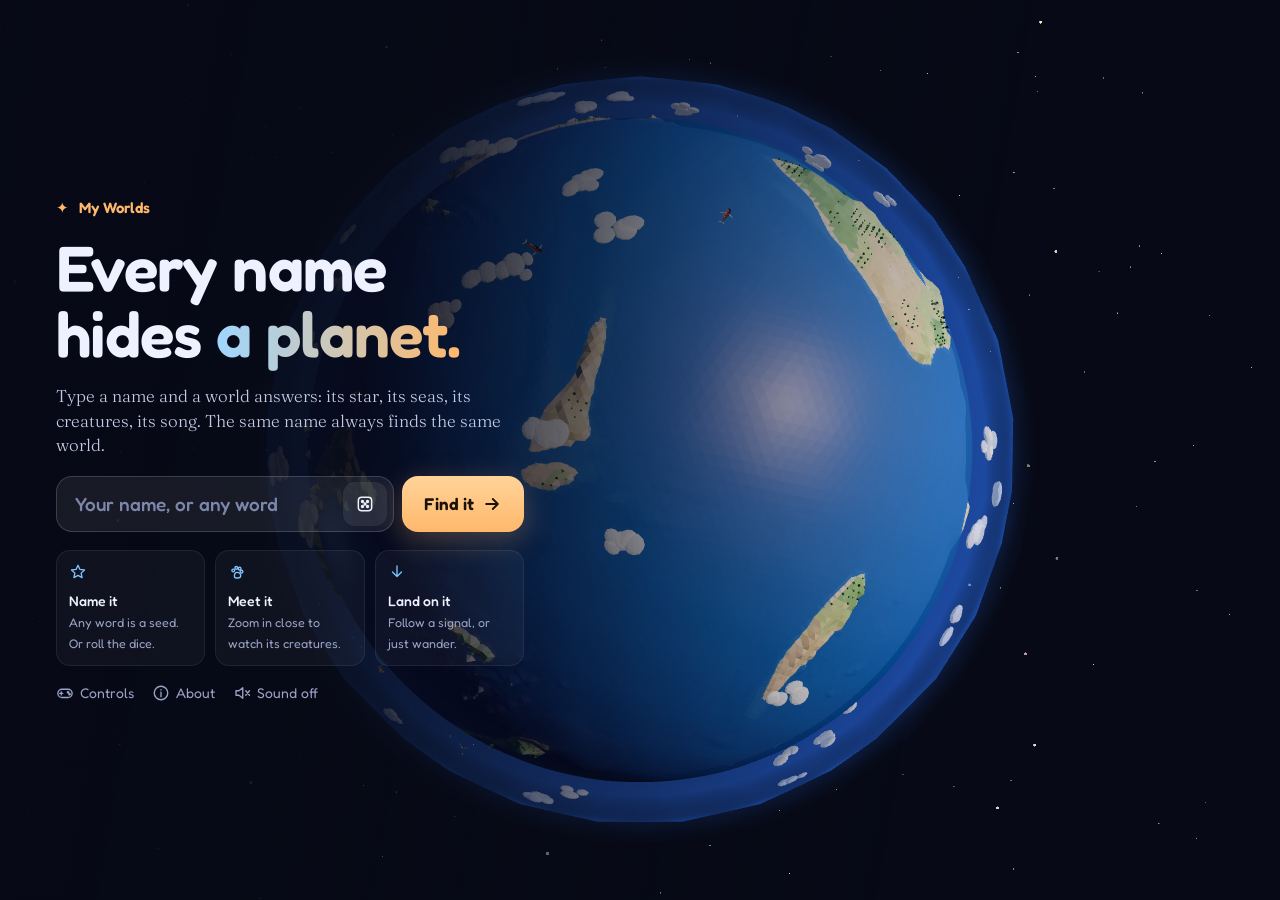
<file: index.html>
<!doctype html>
<html lang="en">
<head>
  <meta charset="utf-8">
  <meta name="viewport" content="width=device-width, initial-scale=1, minimum-scale=1, maximum-scale=1, viewport-fit=cover, user-scalable=no">
  <title>My Worlds — every name hides a planet</title>
  <meta name="description" content="Every name hides a planet. Type yours and meet its creatures, its weather, and its song.">
  <meta name="theme-color" content="#070a16">
  <link rel="icon" href="./favicon.ico" sizes="16x16 32x32 48x48">
  <link rel="icon" href="./icon.svg" type="image/svg+xml">
  <link rel="apple-touch-icon" href="./assets/apple-touch-icon.png">
  <meta property="og:type" content="website">
  <meta property="og:site_name" content="My Worlds">
  <meta property="og:title" content="My Worlds — every name hides a planet">
  <meta property="og:description" content="Every name hides a planet. Type yours and meet its creatures, its weather, and its song.">
  <meta property="og:url" content="https://codeme.lt/myworlds/">
  <meta property="og:image" content="https://codeme.lt/myworlds/assets/share.png">
  <meta property="og:image:width" content="1200">
  <meta property="og:image:height" content="630">
  <meta property="og:image:alt" content="A low-poly ocean planet in space beside the words My Worlds and Every name hides a planet.">
  <meta name="twitter:card" content="summary_large_image">
  <meta name="twitter:title" content="My Worlds — every name hides a planet">
  <meta name="twitter:description" content="Every name hides a planet. Type yours and meet its creatures, its weather, and its song.">
  <meta name="twitter:image" content="https://codeme.lt/myworlds/assets/share.png">
  <link rel="preconnect" href="https://fonts.googleapis.com">
  <link rel="preconnect" href="https://fonts.gstatic.com" crossorigin>
  <link href="https://fonts.googleapis.com/css2?family=Fredoka:wght@400;500;600;700&family=Fraunces:ital,opsz,wght@0,9..144,300..500;1,9..144,300..500&family=IBM+Plex+Mono:wght@400;500&display=swap" rel="stylesheet">
  <link rel="stylesheet" href="./style.css">
  <script type="importmap">
    { "imports": { "three": "./vendor/three.module.js", "three/addons/": "./vendor/addons/" } }
  </script>
</head>
<body>
  <canvas id="c"></canvas>

  <section id="creature" hidden aria-live="polite">
    <div class="ccard">
      <button type="button" class="cclose" aria-label="Close">×</button>
      <!-- One card, three subjects. A WebGLRenderer owns the canvas it draws to, so the animal
           preview, the plant preview, and the wreck of issue 34 keep one canvas each and the card
           shows one of them. The crew of the wreck takes .ccrew and the log takes .clog; the CSS
           hides the blocks the open subject does not use, by the data-subject attribute app.js
           sets. The log may hold twenty entries, so .clog scrolls inside the card and the crew and
           the close button stay where they are. The tuner of p2-39 stands inside .clog, under the
           last entry; tuner.js builds it.
           The ruin of p2-42 is the fourth subject: its preview takes #rcv, and its rows take .cruin,
           which scrolls as .clog does. .cruin-crew holds the crew at the ruin of p2-43: the goers
           and the second log, or the note of one person. It stays empty on a world where nobody
           went, and an empty slot takes no room. -->
      <div class="cview"><canvas id="ccv"></canvas><canvas id="pcv" hidden></canvas><canvas id="scv" hidden></canvas><canvas id="rcv" hidden></canvas></div>
      <div class="ctext">
        <div class="cname"></div>
        <div class="clatin"></div>
        <div class="ccrew"></div>
        <dl class="ctags"></dl>
        <p class="cstory"></p>
        <div class="clog"></div>
        <div class="cruin">
          <dl class="crows"></dl>
          <section class="cruin-crew" aria-label="The crew at the ruin"></section>
        </div>
      </div>
    </div>
  </section>

  <dialog id="about" aria-labelledby="about-title">
    <form method="dialog" class="about-card">
      <button type="submit" class="cclose" aria-label="Close">×</button>
      <div class="about-orb" aria-hidden="true"></div>
      <h2 id="about-title">My Worlds</h2>
      <p class="about-kicker">Every name hides a planet</p>
      <p>Somewhere in the maths, there is a whole universe, and every name opens a door into it. The name of your world is the seed of everything: the star it circles, its moons, the kind of planet it is, its seas and storms, and every creature and plant that lives there.</p>
      <p>It is all procedurally generated. No artist draws these worlds and no server keeps them. The name, some maths and a sprinkle of code is all it takes, so the same name always brings back the same world, and no two worlds are alike.</p>
      <p>Explore from orbit, or send a probe down for a closer look at the locals.</p>
      <nav class="about-links">
        <a href="https://github.com/tadast/myworlds" target="_blank" rel="noopener">Source code ↗</a>
        <a href="https://www.codeme.lt" target="_blank" rel="noopener">codeme.lt ↗</a>
      </nav>
    </form>
  </dialog>

  <!-- The brief of the distress signal, issue 34. The carrier block of the overlay opens it, and it
       is built the way the about dialog above is built: a native <dialog>, the same card style, a
       close button, and the Escape key of the browser. It names no key and no button the reader
       has to find.

       The brief follows the landing. app.js shows one stage and hides the other two, and in the
       second stage it shows one of the three next steps:
         1  the probe hears the carrier: how the search finds the cell from orbit
         2  the wedges cross over this cell, or the range shows, and the carrier is not here:
            goal  the globe fills the cell of the carrier
            near  the range gives a count of cells along the bearing
            far   one more wedge must cut the cross
         3  this is the cell of the carrier: the needle leads to it
       Each step carries an inline SVG that draws the move it asks for. The SVG is the only copy,
       and the ill-* classes in style.css animate it.

       Chapter 2 of the search, p2-38, takes the same three stages for the ruin. app.js writes the
       chapter on the dialog as data-chapter, and a block with data-chapter shows in that chapter
       only. Stage 1 holds a text for each chapter under one drawing, and stages 2 and 3 read the
       same in both. In chapter 2 the wedges and the fixes of the drawings take the colour of chapter
       2 of the world; see "the brief of the carrier" in style.css. -->
  <dialog id="carrier-brief" aria-labelledby="carrier-brief-title">
    <form method="dialog" class="about-card">
      <button type="submit" class="cclose" aria-label="Close">×</button>
      <h2 id="carrier-brief-title">Distress signal</h2>
      <div data-stage="1">
        <svg class="brief-ill" viewBox="0 0 360 180" role="img" aria-labelledby="ill-s1-t"><title id="ill-s1-t">Two landings far apart on the globe. Each draws a wedge, and the source lies where the two wedges cross.</title><defs>
<radialGradient id="s1g" cx="38%" cy="32%" r="75%"><stop offset="0" stop-color="#2b4f86"/><stop offset=".65" stop-color="#132446"/><stop offset="1" stop-color="#080e22"/></radialGradient>
<clipPath id="s1d"><circle cx="180" cy="98" r="78"/></clipPath><clipPath id="s1o-c0"><polygon points="125,140 225.8,-21.1 257.1,3.4"/></clipPath></defs>
<circle cx="180" cy="98" r="83" fill="#7cc4ff" opacity=".08"/>
<circle cx="180" cy="98" r="78" fill="url(#s1g)" stroke="#7cc4ff" stroke-opacity=".35"/>
<g fill="none" stroke="#fff" stroke-opacity=".08" clip-path="url(#s1d)"><ellipse cx="180" cy="55.099999999999994" rx="65.1" ry="14.3"/><ellipse cx="180" cy="98" rx="78" ry="17.2"/><ellipse cx="180" cy="140.9" rx="65.1" ry="14.3"/><ellipse cx="180" cy="98" rx="27.3" ry="78"/><ellipse cx="180" cy="98" rx="58.5" ry="78"/></g>
<g clip-path="url(#s1d)"><polygon points="125,140 225.8,-21.1 257.1,3.4" fill="#7cc4ff" fill-opacity="0.13"/><polygon points="250,138 113.1,6.3 143.5,-19.3" fill="#7cc4ff" fill-opacity="0.13"/><path d="M225.8 -21.1 L125 140 L257.1 3.4" fill="none" stroke="#7cc4ff" stroke-opacity="0.9" stroke-width="1.2"/><path d="M113.1 6.3 L250 138 L143.5 -19.3" fill="none" stroke="#7cc4ff" stroke-opacity="0.7" stroke-width="1.2"/><g clip-path="url(#s1o-c0)"><polygon class="ill-pulse" points="250,138 113.1,6.3 143.5,-19.3" fill="#ffb86b"/></g></g>
<rect x="120.5" y="135.5" width="9" height="9" rx="2" fill="none" stroke="#7cc4ff" stroke-width="1.5"/><g transform="translate(111 152)"><circle r="8" fill="#0b1026" stroke="#7cc4ff" stroke-width="1.4"/><text y="3.6" text-anchor="middle" font-size="10" font-weight="600" fill="#7cc4ff">1</text></g>
<rect class="ill-pulse" x="182.5" y="58.5" width="7" height="7" transform="rotate(45 186 62)" fill="#ffb86b"/>
<rect x="245.5" y="133.5" width="9" height="9" rx="2" fill="none" stroke="#ffb86b" stroke-width="1.5" stroke-dasharray="3 2"/><g transform="translate(266 150)"><circle r="8" fill="#0b1026" stroke="#ffb86b" stroke-width="1.4"/><text y="3.6" text-anchor="middle" font-size="10" font-weight="600" fill="#ffb86b">2</text></g>
<path class="ill-flow" d="M318 34 Q300 90 256 131" fill="none" stroke="#ffb86b" stroke-width="1.4" stroke-dasharray="4 4"/>
<g class="" transform="translate(318 24)"><g class="ill-bob"><rect x="-12" y="-3" width="7" height="6" rx="1" fill="#7cc4ff" opacity=".55"/><rect x="5" y="-3" width="7" height="6" rx="1" fill="#7cc4ff" opacity=".55"/><rect x="-4" y="-5" width="8" height="10" rx="2" fill="#eef1ff"/><circle cx="0" cy="7.5" r="1.6" fill="#ffb86b"/></g></g>
<path d="M179 58 L134 30" stroke="#9aa3c7" stroke-opacity=".7"/>
<text x="12" y="26" text-anchor="start" font-size="12" fill="#eef1ff">the source is where</text><text x="12" y="39" text-anchor="start" font-size="12" fill="#9aa3c7">the wedges cross</text>
<text x="18" y="150" text-anchor="start" font-size="12" fill="#9aa3c7">first landing</text><text x="20" y="163" text-anchor="start" font-size="12" fill="#9aa3c7">takes a wedge</text>
<text x="350" y="158" text-anchor="end" font-size="12" fill="#ffb86b">land again,</text><text x="350" y="171" text-anchor="end" font-size="12" fill="#9aa3c7">far to one side</text></svg>
        <div data-chapter="1">
          <p>The probe hears a distress signal. Something on this world still transmits.</p>
          <p>The instrument shows a bearing to the source, with an error. It shows no distance. The signal does not reach the far side of the world.</p>
          <ol class="brief-steps">
            <li>Go back to orbit. The globe shows a wedge from this site. The source is inside the wedge.</li>
            <li>Land at a second site, far to one side. The new wedge crosses the first.</li>
            <li>Land where the wedges cross. Near the source, the instrument shows a range.</li>
            <li>Follow the needle and walk to the source.</li>
          </ol>
        </div>
        <div data-chapter="2" hidden>
          <p>The receiver holds the band of the log. The probe hears a signal on it.</p>
          <p>Nothing of the crew sends on this band. Something else on this world transmits here.</p>
          <p>The search runs as it did for the wreck. The instrument shows a bearing to the source, with an error, and no distance. The signal does not reach the far side of the world.</p>
          <ol class="brief-steps">
            <li>Go back to orbit. The globe shows a wedge from this site, in a new colour. The source is inside the wedge.</li>
            <li>Land at a second site, far to one side. The new wedge crosses the first.</li>
            <li>Land where the wedges cross. Near the source, the instrument shows a range.</li>
            <li>Follow the needle to the source.</li>
          </ol>
        </div>
      </div>
      <div data-stage="2" hidden>
        <p>The signal is stronger, but the source is not within the reach of the probe.</p>
        <div data-next="goal">
          <svg class="brief-ill" viewBox="0 0 360 180" role="img" aria-labelledby="ill-goal-t"><title id="ill-goal-t">Three wedges close on one cell. The globe fills that cell. Land the probe on it.</title><defs><pattern id="sgg" width="20" height="20" patternUnits="userSpaceOnUse"><path d="M20 0H0V20" fill="none" stroke="#fff" stroke-opacity="0.07"/></pattern><clipPath id="sgo-c0"><polygon points="26,158 322.9,-45.6 358.7,20.6"/></clipPath><clipPath id="sgo-c1"><polygon points="336,150 -8.5,45.6 20.7,-23.8"/></clipPath></defs>
<rect width="360" height="180" fill="url(#sgg)"/>
<polygon points="26,158 322.9,-45.6 358.7,20.6" fill="#7cc4ff" fill-opacity="0.1"/><polygon points="336,150 -8.5,45.6 20.7,-23.8" fill="#7cc4ff" fill-opacity="0.1"/><polygon points="306,18 -4.2,200.8 -35.4,132.3" fill="#7cc4ff" fill-opacity="0.1"/><path d="M322.9 -45.6 L26 158 L358.7 20.6" fill="none" stroke="#7cc4ff" stroke-opacity="0.9" stroke-width="1.2"/><path d="M-8.5 45.6 L336 150 L20.7 -23.8" fill="none" stroke="#7cc4ff" stroke-opacity="0.7" stroke-width="1.2"/><path d="M-4.2 200.8 L306 18 L-35.4 132.3" fill="none" stroke="#7cc4ff" stroke-opacity="0.55" stroke-width="1.2"/><g opacity=".35"><g clip-path="url(#sgo-c0)"><g clip-path="url(#sgo-c1)"><polygon class="" points="306,18 -4.2,200.8 -35.4,132.3" fill="#7cc4ff"/></g></g></g>
<rect class="ill-pulse" x="160" y="70" width="20" height="20" fill="#fff" fill-opacity=".85"/>
<rect x="21" y="153" width="10" height="10" rx="2" fill="none" stroke="#7cc4ff" stroke-width="1.5"/><g transform="translate(42 162)"><circle r="8" fill="#0b1026" stroke="#7cc4ff" stroke-width="1.4"/><text y="3.6" text-anchor="middle" font-size="10" font-weight="600" fill="#7cc4ff">1</text></g><rect x="331" y="145" width="10" height="10" rx="2" fill="none" stroke="#7cc4ff" stroke-width="1.5"/><g transform="translate(320 154)"><circle r="8" fill="#0b1026" stroke="#7cc4ff" stroke-width="1.4"/><text y="3.6" text-anchor="middle" font-size="10" font-weight="600" fill="#7cc4ff">2</text></g><rect x="301" y="13" width="10" height="10" rx="2" fill="none" stroke="#7cc4ff" stroke-width="1.5"/><g transform="translate(290 30)"><circle r="8" fill="#0b1026" stroke="#7cc4ff" stroke-width="1.4"/><text y="3.6" text-anchor="middle" font-size="10" font-weight="600" fill="#7cc4ff">3</text></g>
<path class="ill-flow" d="M96 22 Q150 24 166 64" fill="none" stroke="#ffb86b" stroke-width="1.4" stroke-dasharray="4 4"/>
<g class="" transform="translate(84 20)"><g class="ill-bob"><rect x="-12" y="-3" width="7" height="6" rx="1" fill="#7cc4ff" opacity=".55"/><rect x="5" y="-3" width="7" height="6" rx="1" fill="#7cc4ff" opacity=".55"/><rect x="-4" y="-5" width="8" height="10" rx="2" fill="#eef1ff"/><circle cx="0" cy="7.5" r="1.6" fill="#ffb86b"/></g></g>
<text x="190" y="100" text-anchor="start" font-size="12" fill="#eef1ff">the filled cell</text><text x="190" y="113" text-anchor="start" font-size="12" fill="#9aa3c7">land on it</text></svg>
          <p>Go back to orbit. The globe fills the cell of the source. Land on that cell.</p>
        </div>
        <div data-next="near">
          <svg class="brief-ill" viewBox="0 0 360 180" role="img" aria-labelledby="ill-near-t"><title id="ill-near-t">From this cell, count n cells along the bearing, and land on that cell.</title><defs><pattern id="sng" width="28" height="28" patternUnits="userSpaceOnUse"><path d="M28 0H0V28" fill="none" stroke="#fff" stroke-opacity="0.08"/></pattern></defs>
<g transform="translate(-14 -2)"><rect x="-28" y="-28" width="416" height="236" fill="url(#sng)"/></g>
<polygon points="56,152 255.6,22.4 268.1,44" fill="#7cc4ff" fill-opacity="0.1"/><path d="M255.6 22.4 L56 152 L268.1 44" fill="none" stroke="#7cc4ff" stroke-opacity="0.9" stroke-width="1.2"/>
<rect class="ill-pulse" x="187.5" y="54" width="28" height="28" fill="#ffb86b" fill-opacity=".25" stroke="#ffb86b" stroke-width="1.5" stroke-dasharray="4 3"/>
<line x1="56" y1="152" x2="56" y2="100" stroke="#9aa3c7" stroke-dasharray="2 3"/>
<text x="56" y="95" text-anchor="middle" font-size="10" font-weight="600" fill="#9aa3c7">N</text>
<path d="M56 122 A30 30 0 0 1 82 137" fill="none" stroke="#9aa3c7"/>
<text x="50" y="120" text-anchor="end" font-size="12" fill="#9aa3c7">bearing</text>
<line class="ill-flow" x1="56" y1="152" x2="201.5" y2="68" stroke="#ffb86b" stroke-width="1.6" stroke-dasharray="5 4"/>
<circle cx="80.2" cy="138" r="2.2" fill="#eef1ff"/><text x="74.2" y="131.1" text-anchor="middle" font-size="10" font-weight="600" fill="#eef1ff">1</text><circle cx="104.5" cy="124" r="2.2" fill="#eef1ff"/><text x="98.5" y="117.1" text-anchor="middle" font-size="10" font-weight="600" fill="#eef1ff">2</text><circle cx="128.7" cy="110" r="2.2" fill="#eef1ff"/><text x="122.7" y="103.1" text-anchor="middle" font-size="10" font-weight="600" fill="#eef1ff">3</text><circle cx="153" cy="96" r="2.2" fill="#eef1ff"/><text x="147" y="89.1" text-anchor="middle" font-size="10" font-weight="600" fill="#eef1ff">…</text><circle cx="177.2" cy="82" r="2.2" fill="#eef1ff"/><circle cx="201.5" cy="68" r="2.2" fill="#eef1ff"/><text x="189.5" y="50.7" text-anchor="middle" font-size="10" font-weight="600" fill="#eef1ff">n</text>
<rect x="44" y="140" width="24" height="24" rx="2" fill="none" stroke="#7cc4ff" stroke-width="1.5"/>
<text x="78" y="160" text-anchor="start" font-size="12" fill="#eef1ff">this cell</text>
<text x="223.5" y="84" text-anchor="start" font-size="12" fill="#ffb86b">land here,</text><text x="223.5" y="97" text-anchor="start" font-size="12" fill="#9aa3c7">n cells out</text></svg>
          <p>The source is about <b data-cells>1 cell</b> from this cell, on the bearing <b data-brg>000°</b>. Go back to orbit, and land that far along the wedge of this site.</p>
        </div>
        <div data-next="far">
          <svg class="brief-ill" viewBox="0 0 360 180" role="img" aria-labelledby="ill-far-t"><title id="ill-far-t">The wedge of this site cuts the cross to a thin strip. Land to one side of the strip, and the next wedge cuts it across.</title><defs><pattern id="sfg" width="20" height="20" patternUnits="userSpaceOnUse"><path d="M20 0H0V20" fill="none" stroke="#fff" stroke-opacity="0.06"/></pattern><clipPath id="sf2-c0"><polygon points="24,168 308,-84.5 377.2,27.8"/></clipPath><clipPath id="sf3-c0"><polygon points="24,168 308,-84.5 377.2,27.8"/></clipPath><clipPath id="sf3-c1"><polygon points="338,164 -4.4,-0.7 72.6,-107.9"/></clipPath><clipPath id="sf4-c0"><polygon points="24,168 308,-84.5 377.2,27.8"/></clipPath><clipPath id="sf4-c1"><polygon points="338,164 -4.4,-0.7 72.6,-107.9"/></clipPath><clipPath id="sf4-c2"><polygon points="196,89 186,-110.7 220.8,-109.5"/></clipPath><filter id="sfb" x="-2" y="-2" width="5" height="5"><feGaussianBlur stdDeviation="4"/></filter></defs>
<rect width="360" height="180" fill="url(#sfg)"/>
<polygon points="196,89 186,-110.7 220.8,-109.5" fill="#7cc4ff" fill-opacity="0.08"/><polygon points="24,168 308,-84.5 377.2,27.8" fill="#7cc4ff" fill-opacity="0.08"/><polygon points="338,164 -4.4,-0.7 72.6,-107.9" fill="#7cc4ff" fill-opacity="0.08"/><path d="M186 -110.7 L196 89 L220.8 -109.5" fill="none" stroke="#7cc4ff" stroke-opacity="0.9" stroke-width="1.2"/><path d="M308 -84.5 L24 168 L377.2 27.8" fill="none" stroke="#7cc4ff" stroke-opacity="0.7" stroke-width="1.2"/><path d="M-4.4 -0.7 L338 164 L72.6 -107.9" fill="none" stroke="#7cc4ff" stroke-opacity="0.55" stroke-width="1.2"/><g opacity=".3"><g clip-path="url(#sf2-c0)"><polygon class="" points="338,164 -4.4,-0.7 72.6,-107.9" fill="#7cc4ff"/></g></g><g opacity=".75"><g clip-path="url(#sf3-c0)"><g clip-path="url(#sf3-c1)"><polygon class="" points="196,89 186,-110.7 220.8,-109.5" fill="#ffb86b"/></g></g></g>
<polygon points="292,74 142.1,67.4 144.5,46.6" fill="#ffb86b" fill-opacity=".08"/><path d="M142.1 67.4 L292 74 L144.5 46.6" fill="none" stroke="#ffb86b" stroke-opacity=".8" stroke-dasharray="3 3"/>
<g filter="url(#sfb)"><g clip-path="url(#sf4-c0)"><g clip-path="url(#sf4-c1)"><g clip-path="url(#sf4-c2)"><polygon class="ill-pulse" points="292,74 142.1,67.4 144.5,46.6" fill="#ffb86b"/></g></g></g></g><g clip-path="url(#sf4-c0)"><g clip-path="url(#sf4-c1)"><g clip-path="url(#sf4-c2)"><polygon class="" points="292,74 142.1,67.4 144.5,46.6" fill="#fff"/></g></g></g>
<rect x="19.5" y="163.5" width="9" height="9" rx="2" fill="none" stroke="#7cc4ff" stroke-width="1.5"/><g transform="translate(40 160)"><circle r="8" fill="#0b1026" stroke="#7cc4ff" stroke-width="1.4"/><text y="3.6" text-anchor="middle" font-size="10" font-weight="600" fill="#7cc4ff">1</text></g><rect x="333.5" y="159.5" width="9" height="9" rx="2" fill="none" stroke="#7cc4ff" stroke-width="1.5"/><g transform="translate(322 156)"><circle r="8" fill="#0b1026" stroke="#7cc4ff" stroke-width="1.4"/><text y="3.6" text-anchor="middle" font-size="10" font-weight="600" fill="#7cc4ff">2</text></g>
<rect x="191" y="84" width="10" height="10" rx="2" fill="none" stroke="#7cc4ff" stroke-width="1.5"/><g transform="translate(179 95)"><circle r="8" fill="#0b1026" stroke="#7cc4ff" stroke-width="1.4"/><text y="3.6" text-anchor="middle" font-size="10" font-weight="600" fill="#7cc4ff">3</text></g>
<text x="206" y="105" text-anchor="start" font-size="12" fill="#9aa3c7">this site</text>
<text x="184" y="32" text-anchor="end" font-size="12" fill="#eef1ff">the strip</text><path d="M186 35 L194 48" stroke="#9aa3c7" stroke-opacity=".7"/>
<rect x="287" y="69" width="10" height="10" rx="2" fill="none" stroke="#ffb86b" stroke-width="1.5" stroke-dasharray="3 2"/>
<path class="ill-flow" d="M336 20 Q330 44 306 64" fill="none" stroke="#ffb86b" stroke-width="1.4" stroke-dasharray="4 4"/>
<g class="" transform="translate(338 14)"><g class="ill-bob"><rect x="-12" y="-3" width="7" height="6" rx="1" fill="#7cc4ff" opacity=".55"/><rect x="5" y="-3" width="7" height="6" rx="1" fill="#7cc4ff" opacity=".55"/><rect x="-4" y="-5" width="8" height="10" rx="2" fill="#eef1ff"/><circle cx="0" cy="7.5" r="1.6" fill="#ffb86b"/></g></g>
<text x="352" y="100" text-anchor="end" font-size="12" fill="#ffb86b">land here, to one</text><text x="352" y="113" text-anchor="end" font-size="12" fill="#9aa3c7">side of the strip</text></svg>
          <p>Go back to orbit. The wedge of this site cuts the cross to a thin strip. Land near the strip, to one side of it, so the next wedge cuts the strip across. When three wedges close on a few cells, the globe fills the cell of the source.</p>
        </div>
      </div>
      <div data-stage="3" hidden>
        <svg class="brief-ill" viewBox="0 0 360 180" role="img" aria-labelledby="ill-s3-t"><title id="ill-s3-t">Turn until the needle points up, then fly ahead. The range goes down as the probe comes near the source.</title><defs><pattern id="s3g" width="22" height="22" patternUnits="userSpaceOnUse"><path d="M22 0H0V22" fill="none" stroke="#fff" stroke-opacity="0.05"/></pattern><radialGradient id="s3w"><stop offset="0" stop-color="#ffb86b" stop-opacity=".55"/><stop offset="1" stop-color="#ffb86b" stop-opacity="0"/></radialGradient></defs>
<rect x="150" width="210" height="180" fill="url(#s3g)"/>
<line x1="150" y1="10" x2="150" y2="170" stroke="#fff" stroke-opacity=".08"/>
<g transform="translate(34 52)"><circle r="22" fill="#0b1026" stroke="#7cc4ff" stroke-opacity=".4"/><circle r="15" fill="none" stroke="#fff" stroke-opacity=".06"/><g class="ill-turn" transform="rotate(70)"><path d="M0 -18 L5 -3 L-5 -3 Z" fill="#7cc4ff"/></g><circle r="2" fill="#eef1ff"/></g><text x="66" y="50" text-anchor="start" font-size="12" fill="#eef1ff">Turn</text><text x="66" y="63" text-anchor="start" font-size="12" fill="#9aa3c7">till it points up</text>
<g transform="translate(34 128)"><circle r="22" fill="#0b1026" stroke="#7cc4ff" stroke-opacity=".4"/><circle r="15" fill="none" stroke="#fff" stroke-opacity=".06"/><g  transform="rotate(0)"><path d="M0 -18 L5 -3 L-5 -3 Z" fill="#7cc4ff"/></g><circle r="2" fill="#eef1ff"/></g><text x="66" y="126" text-anchor="start" font-size="12" fill="#eef1ff">Fly ahead</text><text x="66" y="139" text-anchor="start" font-size="12" fill="#9aa3c7">range goes down</text>
<path d="M34 80 v16" stroke="#9aa3c7" stroke-dasharray="2 3"/><path d="M30 92 l4 5 l4 -5" fill="none" stroke="#9aa3c7"/>
<path class="ill-flow" d="M178 150 C210 120 206 88 250 78 S312 52 318 40" fill="none" stroke="#7cc4ff" stroke-width="1.6" stroke-dasharray="5 5"/>
<g class="" transform="translate(178 158)"><g class="ill-bob"><rect x="-12" y="-3" width="7" height="6" rx="1" fill="#7cc4ff" opacity=".55"/><rect x="5" y="-3" width="7" height="6" rx="1" fill="#7cc4ff" opacity=".55"/><rect x="-4" y="-5" width="8" height="10" rx="2" fill="#eef1ff"/><circle cx="0" cy="7.5" r="1.6" fill="#ffb86b"/></g></g>
<circle class="ill-pulse" cx="322" cy="36" r="22" fill="url(#s3w)"/>
<g transform="translate(322 36) rotate(-18)"><path d="M-16 3 Q-12 -6 0 -6 L14 -3 Q18 0 14 3 L0 6 Q-12 6 -16 3 Z" fill="#3a3f55" stroke="#ffb86b" stroke-width="1.3"/><path d="M-4 -6 L-8 -12 M4 6 L1 12" stroke="#ffb86b" stroke-width="1.3"/><circle class="ill-blink" cx="8" cy="0" r="2" fill="#ffb86b"/></g>
<text x="214" y="142" text-anchor="start" font-size="12" fill="#9aa3c7">900 u</text><text x="230" y="101" text-anchor="start" font-size="12" fill="#9aa3c7">300 u</text><text x="266" y="62" text-anchor="end" font-size="12" fill="#9aa3c7">40 u</text>
<text x="336" y="70" text-anchor="end" font-size="12" fill="#ffb86b">source</text></svg>
        <p>The signal is strong. The source is on this ground, within the reach of the probe.</p>
        <p>Use the needle to navigate to the source. The needle points to it, and the range goes down as the probe comes near.</p>
      </div>
    </form>
  </dialog>

  <!-- The record of the missing carrier. Chapter 1 of the Story window offers it while the world
       has heard nothing, so a reader who has never landed still learns why the search is there. It
       is built the way the brief above is built, and it names no control: it states the incident
       and what a landing inside the range of the beacon would catch. It speaks before the find, so
       it names no wreck: nobody knows yet what sends the signal. See docs/ui.md. -->
  <dialog id="carrier-lost" aria-labelledby="carrier-lost-title">
    <form method="dialog" class="about-card">
      <button type="submit" class="cclose" aria-label="Close">×</button>
      <h2 id="carrier-lost-title">Missing carrier</h2>
      <p>The registry holds one open incident for this world. A carrier called for help from here,
        and no crew came back. Nobody knows what became of it.</p>
      <p>The beacon still transmits. It is weak, and it reaches about a third of the way round the
        planet, so most of this world hears nothing at all.</p>
      <p>Send a probe to the surface. A landing inside that reach catches the beacon, and the
        instrument reads a bearing to it, never a distance. A landing that hears nothing states a
        fact of its own: the source lies more than a third of the way round from there.</p>
      <p>Each bearing the probe catches stands on the globe as a wedge from the cell it was read
        from. Land again far to one side, and the second wedge crosses the first over the source.</p>
    </form>
  </dialog>

  <!-- Chapter 3, the way on. A person of the crew at the twin speaks: the talk holds the name, the
       job, and the line of the third log. A person who lived through it unchanged asks to go home,
       and the button takes the crew home. The second card states the end of the mission, over the
       globe. app.js fills both. See docs/issues/p3-00-the-way-on.md. -->
  <dialog id="talk" aria-labelledby="talk-name">
    <form method="dialog" class="about-card talk-card">
      <button type="submit" class="cclose" aria-label="Close">×</button>
      <p class="talk-who"><b id="talk-name"></b><span class="talk-role"></span></p>
      <blockquote class="talk-line"></blockquote>
      <button type="button" class="talk-home" hidden>Take the crew home</button>
    </form>
  </dialog>
  <dialog id="home" aria-labelledby="home-title">
    <form method="dialog" class="about-card home-card">
      <button type="submit" class="cclose" aria-label="Close">×</button>
      <p class="about-kicker home-kicker">Mission complete</p>
      <h2 id="home-title"></h2>
      <p class="home-text"></p>
      <p class="home-lost"></p>
      <button type="button" class="talk-home home-share"><span class="t">Share this world</span></button>
      <p class="home-note"></p>
    </form>
  </dialog>

  <!-- The probe overlay of issue 31. It shows while the probe is down: the air, the height, the
       hour of the star, and the uplink that explains where the probe has to stop. probe-hud.js
       writes the numbers and draws the noise. The frame stands under the sound button and over the
       dock, so nothing of it hides under the interface. -->
  <div id="probe-hud" hidden aria-hidden="true">
    <canvas id="probe-noise"></canvas>
    <div class="hud-frame"></div>
    <div class="hud-bar">
      <div class="hud-cell"><span class="k">Temp</span><b id="hud-temp">—</b></div>
      <div class="hud-cell"><span class="k" id="hud-sun-k">Sunset</span><b id="hud-sun">—</b></div>
      <div class="hud-cell hud-right"><span class="k">Link</span><b id="hud-sig">—</b></div>
    </div>
    <div class="hud-ladder">
      <span class="rung"></span><span class="rung"></span><span class="rung"></span>
      <span class="rung"></span><span class="rung"></span>
      <b id="hud-alt">—</b>
      <span class="k">Above ground</span>
    </div>
    <!-- The fifth block, issue 34: the signal source. A needle that turns with the view, the bearing
         as three digits, the band the receiver holds, the error of that bearing, one word for the
         strength, and the range once the probe stands near the source. probe-hud.js hides the block
         on a world with no source. The band is 406.025 MHz in chapter 1 and the frequency of the
         ruin in chapter 2. p2-38.

         The block takes the look of the interface: a glass panel, a label in mono with a dot, and
         the wave of the arrival, which grows with the strength. The label says "Signal source" in
         every chapter, because the source is a wreck in one chapter and a ruin in the next.

         The block is a button, because it opens the brief of the signal below. The rest of the
         overlay takes no pointer event, so the style gives this one block pointer-events: auto and
         every other gesture still belongs to the ground under it. A button holds only phrasing
         content, so every part of it is a span. -->
    <button type="button" class="hud-carrier" id="hud-carrier" hidden
            aria-label="Read the brief of the signal">
      <span class="hud-kick"><i></i><span>Signal source</span><span class="hud-more" aria-hidden="true">›</span></span>
      <span class="hud-fix">
        <span class="hud-dial"><i id="hud-needle"></i></span>
        <span class="hud-read">
          <b id="hud-brg">—</b>
          <span class="k" id="hud-freq">406.025 MHz</span>
        </span>
      </span>
      <span class="hud-wave" id="hud-wave"></span>
      <span class="hud-sub"><span class="k" id="hud-strength">Faint</span><span class="k" id="hud-err">±0°</span><span class="k" id="hud-range" hidden></span></span>
      <span class="hud-hint"><span id="hud-hint">New signal</span><span>Brief ›</span></span>
    </button>
    <div class="hud-link">
      <div class="hud-bars" id="hud-bars"></div>
      <div class="k" id="hud-link">Uplink nominal</div>
    </div>
    <p class="hud-warn" id="hud-warn">Range limit · the relay cannot reach further</p>
  </div>

  <!-- The interface over the planet. deck.js renders it: one layer at a time, from the top: the
       study card or a dialog, the window, the title, the arrival, and the chrome of the planet. The
       shell stands here; the pages, the title, and the arrival are written into it. data-icon names
       an icon of icons.js. See docs/ui.md. -->
  <div id="ui">
    <button type="button" class="world-chip glass gone" data-act="window:planet" aria-label="The planet"></button>
    <button type="button" class="objective glass gone" data-act="window:story" aria-label="The story"></button>
    <div class="aim-bar glass gone" role="status"><span data-icon="cross" data-size="18"></span><span>Tap the planet where the probe should land</span><button type="button" data-act="cancel-aim">Cancel</button></div>
    <div class="stack">
      <button type="button" class="ground-goal glass gone" data-act="window:story"></button>
      <button type="button" class="study-chip gone" data-act="study"></button>
      <div class="toast glass gone" role="status"></div>
    </div>
    <div class="sound glass gone"></div>
    <section class="arrival glass" hidden aria-live="polite"></section>
    <section class="window" hidden>
      <div class="book" role="dialog" aria-modal="true" aria-labelledby="book-title"><div class="book-head"></div><div class="page"></div></div>
    </section>
    <nav class="dock glass gone" aria-label="Main">
      <button type="button" class="tab" data-act="window:worlds"><span data-icon="globe"></span><span>Worlds</span></button>
      <button type="button" class="tab" data-act="window:story"><span data-icon="signal"></span><span>Story</span></button>
      <button type="button" class="probe-btn" data-act="probe"><span class="orb"></span><span class="lbl"></span></button>
      <button type="button" class="tab" data-act="window:planet"><span data-icon="planet"></span><span>Planet</span></button>
      <button type="button" class="tab" data-act="window:menu"><span data-icon="menu"></span><span>Menu</span></button>
    </nav>
    <section class="title" hidden></section>
  </div>
  <!-- The cover of a landing. A descent and a recall show the entry: the sky from black to the air
       of the world, the cloud layers that rush past the probe, the heat of the entry, and the
       altitude. app.js writes --depth, --heat, and --air each frame, and the class `entry` shows
       them; the white cover of the jump of chapter 3 shows none of them. -->
  <div id="dive" aria-hidden="true">
    <div class="dive-space"></div>
    <div class="dive-clouds"><i></i><i></i><i></i></div>
    <div class="dive-heat"></div>
    <div class="dive-foot">
      <div class="dive-read"><span>Altitude</span><b id="dive-alt"></b></div>
      <p id="dive-label"></p>
    </div>
  </div>
  <!-- The static over each cut of a dive, over the cover and the scene. app.js draws it. -->
  <canvas id="dive-static" aria-hidden="true"></canvas>

  <div id="overlay">
    <div class="box">
      <div class="orb"></div>
      <div id="overlay-label">Seeding the void</div>
      <div class="track"><div id="overlay-bar"></div></div>
    </div>
  </div>

  <!-- The page owns every gesture on it. viewport.js blocks the pinch, the double tap, and the
       rubber band the browser would answer with, so a pinch zooms the world and not the page. -->
  <script src="./viewport.js"></script>
  <script type="module" src="./app.js"></script>
</body>
</html>
</file>
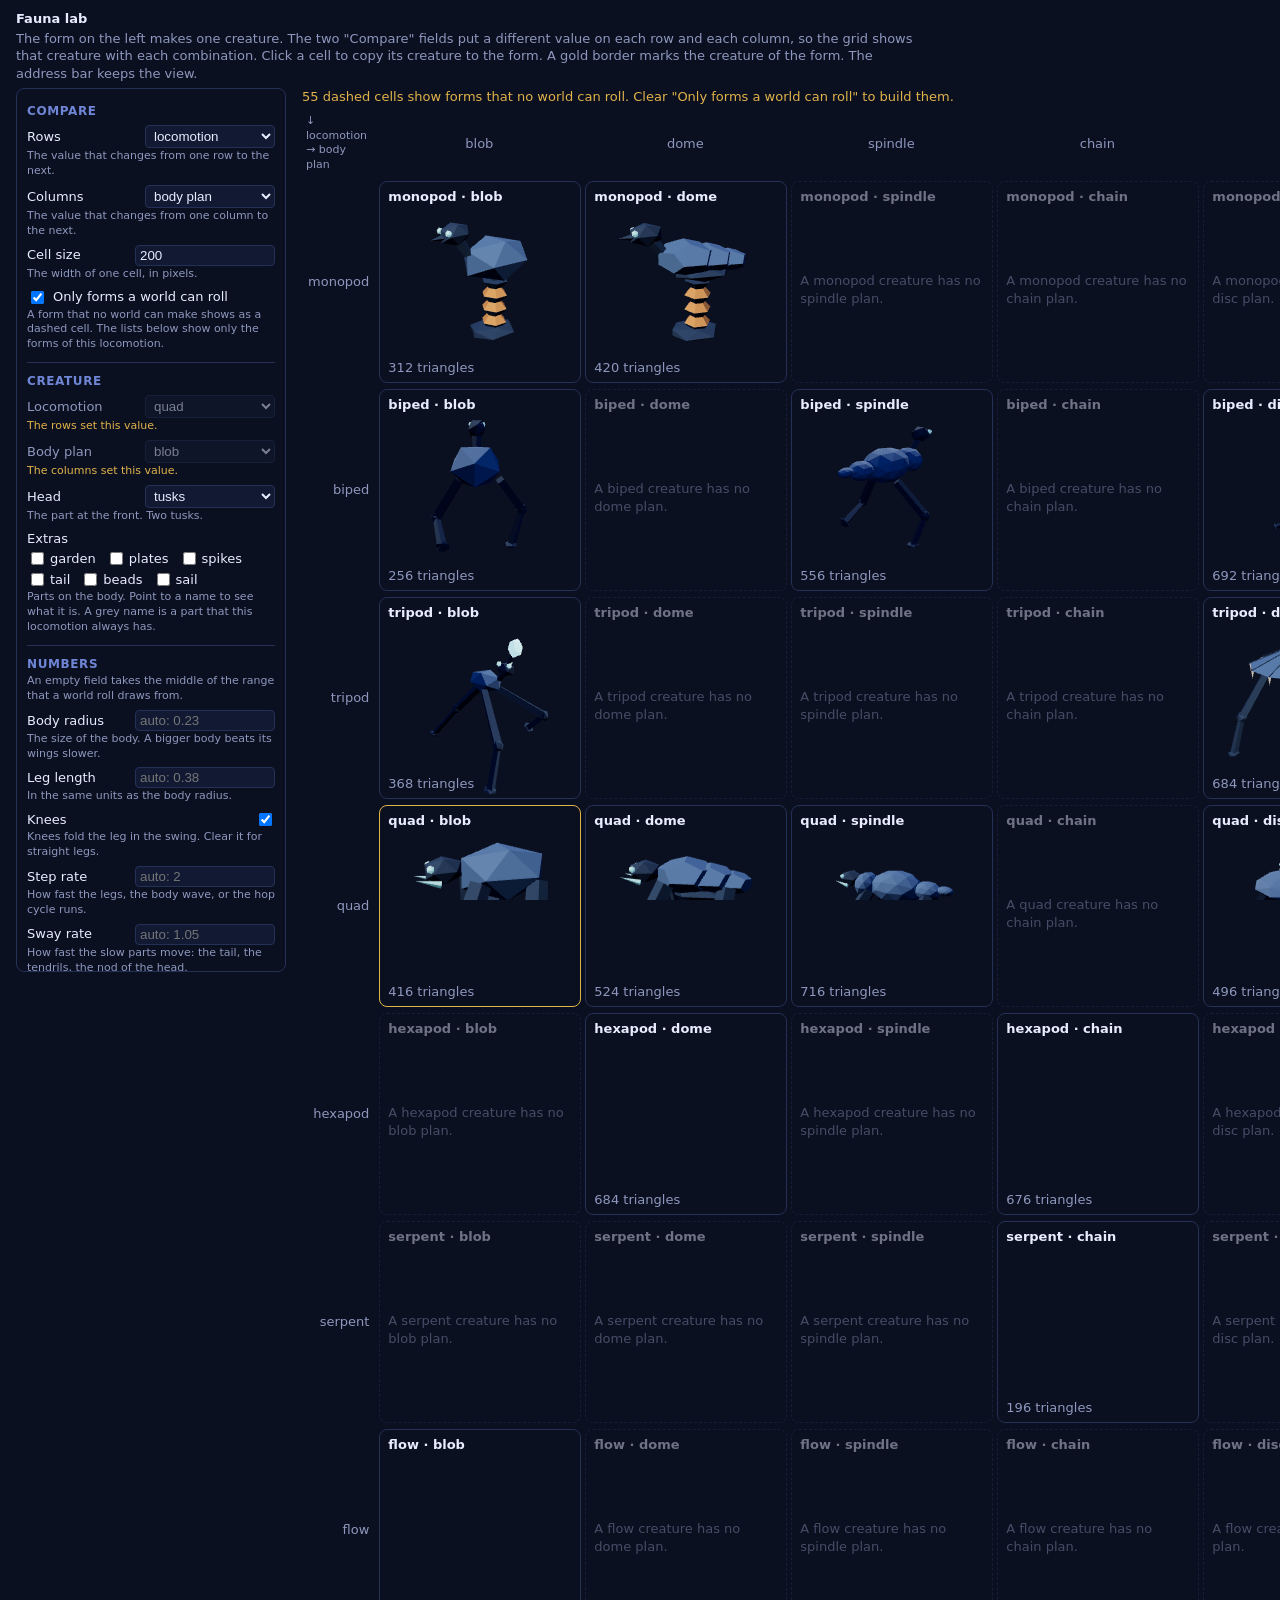
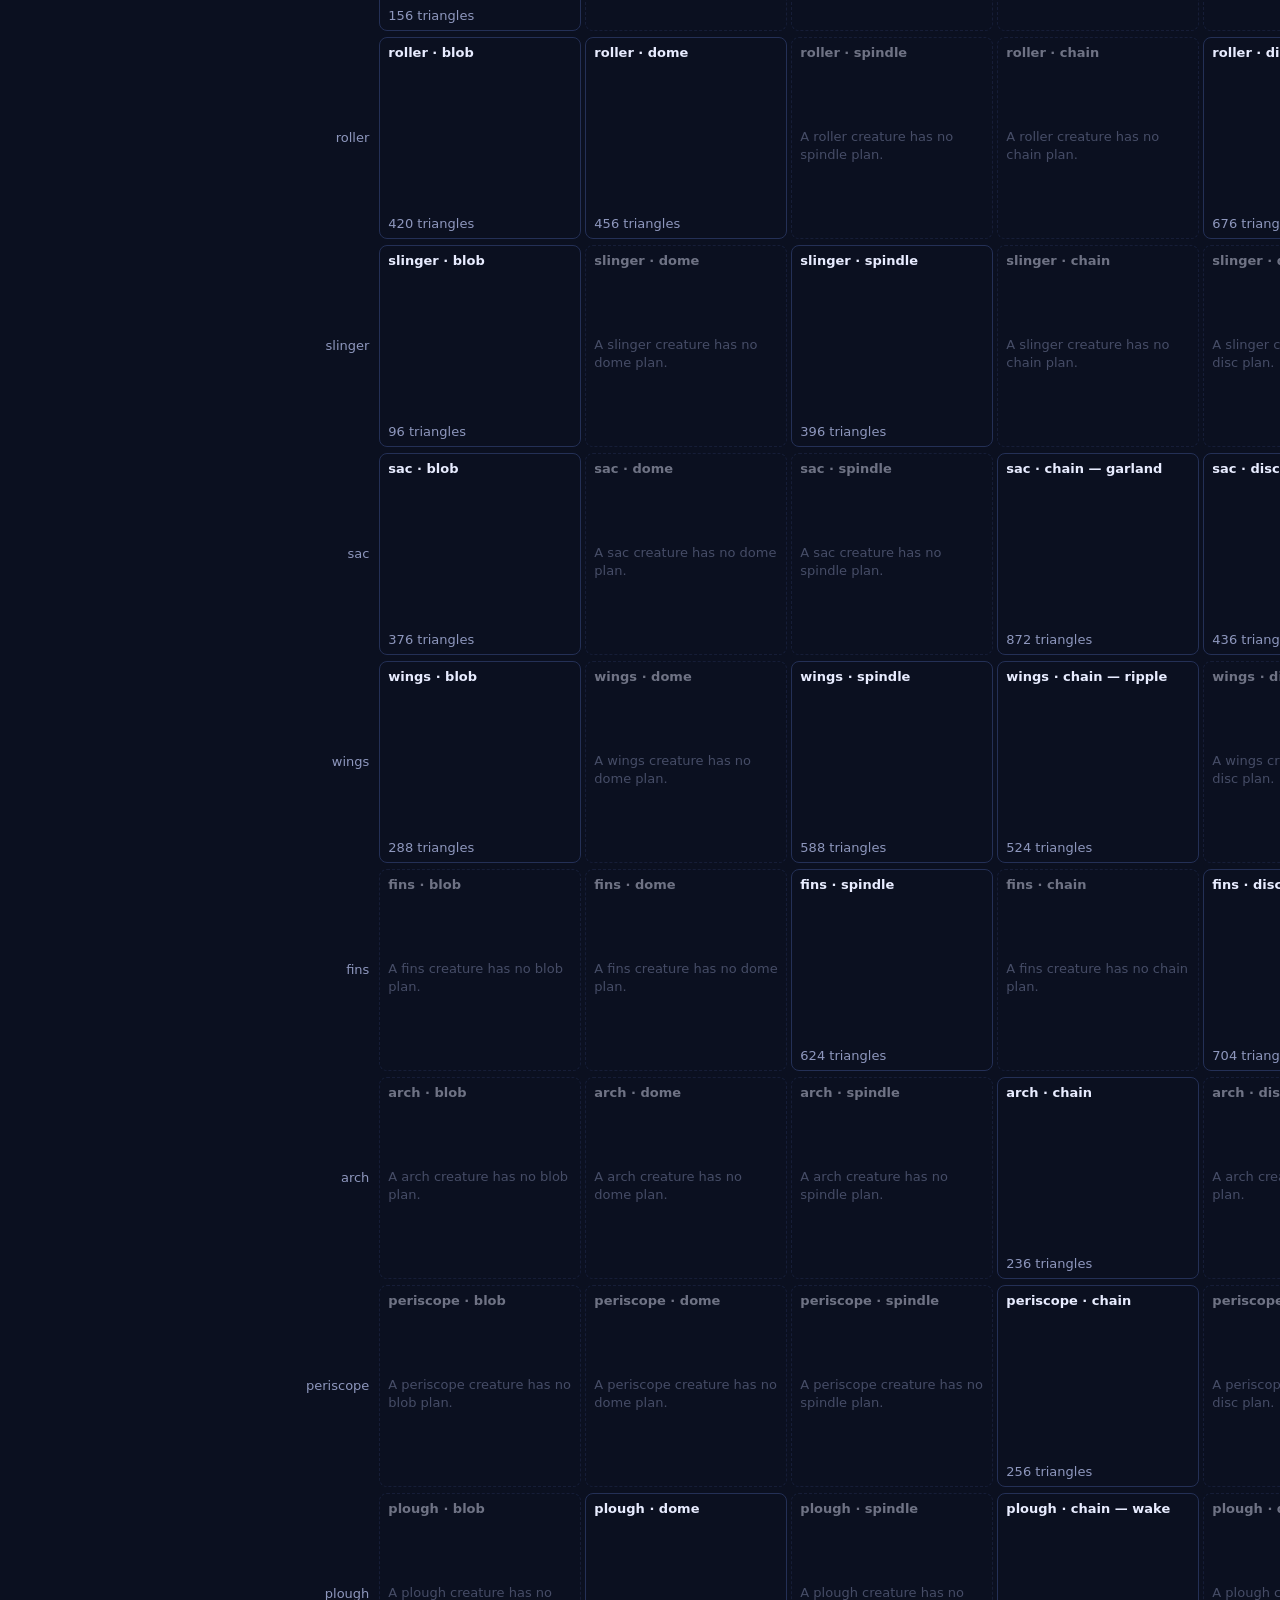
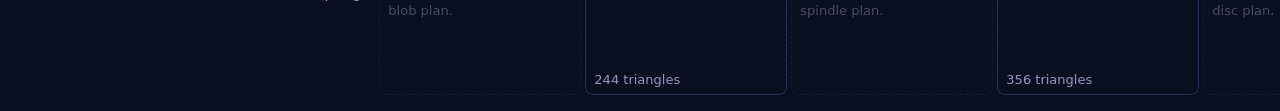
<file: tools/fauna-lab.html>
<!doctype html>
<html lang="en">
<head>
<meta charset="utf-8">
<title>Fauna lab</title>
<meta name="viewport" content="width=device-width, initial-scale=1">
<style>
  :root { --bg: #0b1020; --fg: #e8ecff; --dim: #8e97bd; --line: #243056; --on: #6f86d6; --gold: #e0b24a; --cell: 200px; }
  html, body { margin: 0; background: var(--bg); color: var(--fg); font: 13px/1.35 system-ui, sans-serif; }
  header { padding: 10px 16px 6px; }
  header p { margin: 2px 0 0; color: var(--dim); max-width: 70em; }
  canvas#c { position: fixed; inset: 0; width: 100vw; height: 100vh; pointer-events: none; }
  main { display: flex; gap: 16px; padding: 0 16px 16px; align-items: flex-start; }

  #form { position: sticky; top: 8px; flex: 0 0 270px; max-height: calc(100vh - 16px); overflow: auto;
    border: 1px solid var(--line); border-radius: 8px; padding: 4px 10px 10px; box-sizing: border-box; }
  #form section { border-top: 1px solid var(--line); padding: 6px 0 4px; }
  #form section:first-child { border-top: 0; }
  #form h3 { margin: 4px 0 2px; font-size: 12px; text-transform: uppercase; letter-spacing: 0.05em; color: var(--on); }
  #form .row { margin: 6px 0; }
  #form .row > label { display: flex; justify-content: space-between; align-items: center; gap: 8px; }
  #form .row.fixed > label { color: var(--dim); }
  #form small { display: block; color: var(--dim); font-size: 11px; margin-top: 1px; }
  #form .row.fixed small { color: var(--gold); }
  #form select, #form input[type=number] { width: 130px; background: #121a33; color: var(--fg); border: 1px solid var(--line); border-radius: 4px; padding: 2px 4px; }
  #form select:disabled, #form input:disabled { opacity: 0.5; }
  #form .chks { display: flex; flex-wrap: wrap; gap: 2px 10px; margin-top: 2px; }
  #form .chks label { display: inline-flex; gap: 3px; align-items: center; }
  #form .chks input:disabled + span { color: var(--dim); }
  #form button { background: #121a33; color: var(--fg); border: 1px solid var(--line); border-radius: 4px; padding: 3px 10px; cursor: pointer; }
  #form details { margin-top: 6px; }
  #form summary { cursor: pointer; color: var(--dim); }
  #form pre { white-space: pre-wrap; word-break: break-all; font-size: 11px; color: var(--dim); margin: 4px 0 0; }

  #note { color: var(--gold); margin: 0 0 6px; min-height: 1.35em; }
  #matrix { display: grid; gap: 6px; align-items: stretch; }
  .cell { position: relative; height: var(--cell); width: var(--cell); border: 1px solid var(--line); border-radius: 8px; cursor: pointer; }
  .cell:hover { border-color: var(--on); }
  .cell.base { border-color: var(--gold); }
  .cell b { position: absolute; left: 8px; top: 6px; right: 8px; font-weight: 600; }
  .cell i { position: absolute; left: 8px; bottom: 6px; color: var(--dim); font-style: normal; }
  .cell.na { border-style: dashed; opacity: 0.45; cursor: default; }
  .cell.na i, .cell.err i { top: 45%; bottom: auto; right: 8px; }
  .cell.err { border-color: #b04a4a; }
  .ax { color: var(--dim); display: flex; align-items: center; justify-content: center; text-align: center; padding: 2px 4px; }
  .ax.row { justify-content: flex-end; }
  .ax.corner { font-size: 11px; text-align: left; justify-content: flex-start; }
  .ax.row { max-width: 110px; }
  @media (max-width: 700px) {
    main { flex-direction: column; }
    #form { position: static; flex: none; width: 100%; max-height: none; }
    #grid-wrap { overflow-x: auto; max-width: 100%; }
  }
</style>
<script type="importmap">
  { "imports": { "three": "../vendor/three.module.js", "three/addons/": "../vendor/addons/" } }
</script>
</head>
<body>
<header>
  <strong>Fauna lab</strong>
  <p>The form on the left makes one creature. The two "Compare" fields put a different value on each
    row and each column, so the grid shows that creature with each combination. Click a cell to copy
    its creature to the form. A gold border marks the creature of the form. The address bar keeps the view.</p>
</header>
<main>
  <form id="form" onsubmit="return false"></form>
  <div id="grid-wrap"><p id="note"></p><div id="matrix"></div></div>
</main>
<canvas id="c"></canvas>
<script type="module">
// A preview page for the creature builder. It builds genomes with the real buildCreature() and
// faunaMaterial(), so a change to fauna.js shows here without a world roll.
import * as THREE from 'three';
import { buildCreature, faunaMaterial } from '../fauna.js';
// species.js gives the catalogue of forms.
import { Species } from '../species.js';

const q = new URLSearchParams(location.search);
const CAT = Species.CATALOGUE;
const ALWAYS = CAT.ALWAYS;
const PAL = { fauna: { sand: '#c8b27f' }, flora: { canopy: '#4f9a52', trunk: '#6b4a2f' } };
const SKINS = [
  { body: '#5d7fae', body2: '#39506f', accent: '#e59a5b', glow: '#9ff5ff' },
  { body: '#8a6aa8', body2: '#4f3b66', accent: '#f0d36a', glow: '#ffb0f0' },
  { body: '#6c9a6a', body2: '#3f5c40', accent: '#d9695f', glow: '#e8ff9a' },
  { body: '#b0875a', body2: '#6a4e33', accent: '#7fc6d8', glow: '#ffe7a8' },
  { body: '#7d8c9c', body2: '#dfe6ee', accent: '#5aa0c8', glow: '#b8f0ff' },
];

// ---------------------------------------------------------------- the catalogue
const uniq = (a) => [...new Set(a)];
const CLASS_OF = Object.fromEntries(Object.entries(CAT.LOCO).flatMap(([c, ls]) => ls.map((l) => [l, c])));
const ALL = {
  loco: Object.values(CAT.LOCO).flat(),
  // A fixed order, so a plan a form adds to one locomotion does not move the columns.
  plan: uniq(['blob', 'dome', 'spindle', 'chain', 'disc', 'swarm', ...Object.values(CAT.PLAN).flat()]),
  head: uniq(['none', ...Object.values(CAT.HEAD).flat()]),
  extra: uniq([...Object.values(CAT.EXTRAS).flat(), ...Object.values(ALWAYS).flat()]),
};
const LEGGED = ['monopod', 'biped', 'tripod', 'quad', 'hexapod', 'roller'];
// the middle of each range species.js draws from
const MID = {
  bodyR: (l) => ({ fins: 0.3, tripod: 0.105, hexapod: 0.29 }[l] ?? 0.23),
  legLen: (l) => ({ monopod: 0.47, biped: 0.62, tripod: 0.52, quad: 0.38, hexapod: 0.2, roller: 0.16 }[l] ?? 0),
  gait: (l) => ({ monopod: 1.8, biped: 2.7, tripod: 2.4, quad: 2.0, hexapod: 4.75, serpent: 3, roller: 1.5, slinger: 1.3, flow: 0.7 }[l] ?? 1.5),
  flap: (l, bodyR) => ({ wings: 4.4 * Math.sqrt(0.3 / bodyR), fins: 1.4, sac: 1 }[l] ?? 2),
  segs: (plan) => (plan === 'chain' ? 6 : 1),
};

// Words for the tooltips. A value with no entry shows its name only.
const INFO = {
  class: { land: 'walks on the ground', air: 'flies or floats', sub: 'lives under the ground' },
  loco: {
    monopod: 'hops on one leg', biped: 'walks on two legs', tripod: 'a small body on three long legs',
    quad: 'walks on four legs', hexapod: 'six short legs', serpent: 'a chain of segments that slides',
    flow: 'a stack of rings that melts into a sheet and hops', roller: 'folds into its hull and rolls',
    slinger: 'hooks a cord on a plant and throws itself', sac: 'a gas bag that floats and never lands',
    wings: 'flies on wings', fins: 'a whale that swims in the air', arch: 'a loop that rises out of the ground',
    periscope: 'lifts a neck out of a hole', plough: 'travels under the surface',
  },
  plan: { blob: 'one round body', dome: 'a low, wide shell', spindle: 'a long body with tapered ends',
    chain: 'a row of segments', disc: 'a flat, round body', swarm: 'many small bodies that act as one' },
  head: { none: 'no head part', beak: 'a pointed beak', mandibles: 'a pair of pincers', stalks: 'eyes on two stalks',
    lure: 'a glowing lamp on a stalk', crest: 'a fan of plates on the head', tusks: 'two tusks' },
  extra: { sail: 'a membrane on spines along the back', spikes: 'spikes on the back', beads: 'glowing lamps in the skin',
    tendrils: 'feelers that hang below', garden: 'plants that grow on the back', plates: 'armour plates',
    tail: 'a tail (its form follows the locomotion)', flukes: 'the tail flukes of a whale', antennae: 'two antennae',
    mounds: 'mounds of soil at the holes' },
  wingStyle: { flit: 'veined paddles, fast beats', flap: 'skin on an arm and three fingers, folds on the upstroke',
    glide: 'long narrow wings, beats only to climb' },
  whaleHead: { hull: 'one smooth hull with the head in it', bladder: 'the head is a cluster of gas bladders' },
  form: { ripple: 'a chain that flies on a pair of wings to every segment', garland: 'a string of floats on one cord, each with a lamp',
    hoop: 'a wheel that stands on its legs and rolls on its rim', mantle: 'a flat sky body that rows the air with a wave along each fin',
    parasol: 'a wide canopy on three thin legs, with a lantern under it',
    choir: 'many necks on one buried body, which rise and sink in a wave', scree: 'a heap of loose stones that pours as one animal',
    islet: 'a wide deck on four legs, with a garden on it', listener: 'a dish on two legs that nods and turns to listen',
    wake: 'a row of humps that break the ground one after another' },
  lod: { full: 'the body near the camera', coarse: 'the far body: under 80 triangles' },
  view: { three: 'the camera turns about the creature', side: 'from the side', top: 'from above', front: 'from the front' },
};

// A genome with every field the builder and the rig read. A field the caller does not set takes
// the middle of the range species.js draws from.
function genome(o, skin) {
  const loco = o.loco, cls = CLASS_OF[loco], plan = o.plan || 'blob';
  const bodyR = o.bodyR ?? MID.bodyR(loco);
  const extras = new Set([...(ALWAYS[loco] || []), ...(o.extras || [])]);
  // the wheel of shards carries none of these; a swarm on the ground (a choir, a scree) keeps them
  if (plan === 'swarm' && loco === 'wings') { extras.delete('tail'); extras.delete('sail'); extras.delete('tendrils'); }
  const G = {
    cls, niche: 'meadow', loco, plan, head: o.head || 'none', extras: [...extras],
    segs: o.segs ?? MID.segs(plan), bodyR,
    stretch: plan === 'spindle' && cls === 'land' ? 0.6 : 1,
    legLen: o.legLen ?? MID.legLen(loco),
    jointed: o.jointed ?? true, gait: o.gait ?? MID.gait(loco), flap: o.flap ?? MID.flap(loco, bodyR), slow: o.slow ?? 1.05,
    size: 1, hover: 0, rings: o.rings ?? 6, gravity: o.gravity ?? 1,
    move: { leash: 0, speed: 0, turn: 0, pause: 0, flies: cls === 'air', shadow: plan !== 'swarm', mode: 'wander', loco },
    colors: SKINS[(skin ?? 0) % SKINS.length],
  };
  if (loco === 'fins') Object.assign(G, { density: 0.0025, fsign: 1, fcut: 0.3 });
  for (const k of ['wingStyle', 'whaleHead']) if (o[k]) G[k] = o[k];
  // a ripple flies on paddles, as species.js gives it
  if (loco === 'wings' && plan === 'chain') G.wingStyle = 'flit';
  return G;
}
// The name of the form a genome takes, or null. species.js rolls five of them; see FORM there.
function formOf(g) {
  const F = CAT.FORM[g.loco];
  return F && F.plan === g.plan ? F.key : null;
}

// ---------------------------------------------------------------- state
// Every control is one URL parameter, so a view can be shared as a link.
const DEFAULTS = {
  loco: 'quad', plan: 'blob', head: 'tusks', extras: [], wingStyle: 'flap', whaleHead: 'hull',
  bodyR: '', legLen: '', segs: '', gait: '', flap: '', slow: '', rings: '', gravity: '', jointed: true,
  skin: 0, rows: 'loco', cols: 'plan', strict: true, size: 200,
  view: 'three', t: '', lod: 'full',
};
const S = structuredClone(DEFAULTS);
const NUMS = ['bodyR', 'legLen', 'segs', 'gait', 'flap', 'slow', 'rings', 'gravity'];
for (const k of Object.keys(S)) {
  if (!q.has(k)) continue;
  const v = q.get(k);
  S[k] = k === 'extras' ? v.split(',').filter(Boolean) : typeof S[k] === 'boolean' ? v !== '0' : k === 'skin' || k === 'size' ? Number(v) : v;
}

// An axis is a list of values, and each value is a patch on the creature of the form. `field` is
// the form control that the axis sets, and `check` says if the catalogue allows the value.
const allowed = (kind, loco, v) => ({ plan: CAT.PLAN, head: CAT.HEAD, extra: CAT.EXTRAS }[kind][loco] || []).includes(v) || (kind === 'extra' && (ALWAYS[loco] || []).includes(v));
const AXES = {
  none: { name: '— (nothing)', values: [null], patch: () => ({}) },
  loco: { name: 'locomotion', field: 'loco', values: ALL.loco, patch: (v) => ({ loco: v }) },
  plan: { name: 'body plan', field: 'plan', values: ALL.plan, patch: (v) => ({ plan: v }), check: (g, v) => allowed('plan', g.loco, v) },
  head: { name: 'head', field: 'head', values: ALL.head, patch: (v) => ({ head: v }), check: (g, v) => v === 'none' || allowed('head', g.loco, v) },
  extra: {
    name: 'one more extra', values: ['(base)', ...ALL.extra], label: (v) => (v === '(base)' ? 'form extras only' : '+ ' + v),
    patch: (v, g) => (v === '(base)' ? {} : { extras: [...g.extras, v] }),
    check: (g, v) => v === '(base)' || allowed('extra', g.loco, v),
  },
  wingStyle: { name: 'wing form (wings)', field: 'wingStyle', values: ['flit', 'flap', 'glide'], patch: (v) => ({ wingStyle: v }), check: (g) => g.loco === 'wings' && g.plan !== 'swarm' && g.plan !== 'chain' },
  whaleHead: { name: 'whale head (fins)', field: 'whaleHead', values: ['hull', 'bladder'], patch: (v) => ({ whaleHead: v }), check: (g) => g.loco === 'fins' && g.plan !== 'disc' },
  bodyR: { name: 'body radius', field: 'bodyR', values: [0.1, 0.16, 0.22, 0.28, 0.34], label: (v) => 'radius ' + v, patch: (v) => ({ bodyR: v }) },
  legLen: { name: 'leg length (legs)', field: 'legLen', values: [0.12, 0.25, 0.4, 0.55, 0.8], label: (v) => 'legs ' + v, patch: (v) => ({ legLen: v }), check: (g) => LEGGED.includes(g.loco) },
  jointed: { name: 'knees (legs)', field: 'jointed', values: [true, false], label: (v) => (v ? 'knees' : 'straight legs'), patch: (v) => ({ jointed: v }), check: (g) => LEGGED.includes(g.loco) },
  segs: { name: 'segments (chain)', field: 'segs', values: [4, 5, 6, 7], label: (v) => v + ' segments', patch: (v) => ({ segs: v }), check: (g) => g.plan === 'chain' },
  rings: { name: 'rings (flow)', field: 'rings', values: [5, 6, 7, 8], label: (v) => v + ' rings', patch: (v) => ({ rings: v }), check: (g) => g.loco === 'flow' },
  lod: { name: 'detail', field: 'lod', values: ['full', 'coarse'], label: (v) => v + ' detail', patch: (v) => ({ lod: v }) },
  skin: { name: 'colours', field: 'skin', values: SKINS.map((_, i) => i), label: (v) => 'colours ' + (v + 1), patch: (v) => ({ skin: v }) },
};
const axisOf = (field) => [S.rows, S.cols].find((a) => AXES[a].field === field);

// The creature of the form. With "catalogue only" set, a plan, a head, or an extra that the
// locomotion cannot have changes to the first one that it can have.
function basePatch() {
  const o = { loco: S.loco, plan: S.plan, head: S.head, extras: S.extras, wingStyle: S.wingStyle, whaleHead: S.whaleHead,
    jointed: S.jointed, skin: S.skin, lod: S.lod };
  for (const k of NUMS) if (S[k] !== '') o[k] = Number(S[k]);
  return o;
}
function fit(o) {
  const g = { ...o };
  if (!S.strict) return g;
  if (!CAT.PLAN[g.loco].includes(g.plan)) g.plan = CAT.PLAN[g.loco][0];
  if (g.head !== 'none' && !CAT.HEAD[g.loco].includes(g.head)) g.head = CAT.HEAD[g.loco][0];
  g.extras = g.extras.filter((e) => allowed('extra', g.loco, e));
  return g;
}
// One cell: the form, then the row value, then the column value. A value that the catalogue does
// not allow gives an empty cell, and the cell says why.
function cellGenome(rv, cv) {
  let g = fit(basePatch());
  for (const [ax, v] of [[S.rows, rv], [S.cols, cv]]) {
    g = { ...g, ...AXES[ax].patch(v, g) };
    if (ax === 'loco') g = fit(g);
  }
  for (const [ax, v] of [[S.rows, rv], [S.cols, cv]]) {
    const A = AXES[ax];
    if (S.strict && A.check && !A.check(g, v)) {
      const what = ax === 'extra' ? v : ax === 'plan' || ax === 'head' ? `${v} ${ax}` : A.name.replace(/ \(.*/, '');
      return { g, na: `${g.plan === 'swarm' && g.loco === 'wings' ? 'A swarm' : `A ${g.loco} creature`} has no ${what}.` };
    }
  }
  return { g };
}

// ---------------------------------------------------------------- the renderer
const canvas = document.getElementById('c');
const renderer = new THREE.WebGLRenderer({ canvas, antialias: true, alpha: true });
renderer.setPixelRatio(Math.min(devicePixelRatio || 1, 2));
renderer.toneMapping = THREE.ACESFilmicToneMapping;
renderer.outputColorSpace = THREE.SRGBColorSpace;
renderer.setScissorTest(true);

let cells = [];
function makeCell(el, G, lod, label, phase) {
  let geo;
  try { geo = buildCreature(G, PAL, PAL.flora, lod); }
  catch (e) {
    el.classList.add('err');
    el.innerHTML = `<b>${label}</b><i>${e.message}</i>`;
    console.error(label, e);
    return null;
  }
  const tris = geo.attributes.position.count / 3;
  el.innerHTML = `<b>${label}</b><i>${tris} triangles</i>`;
  geo.setAttribute('aPhase', new THREE.InstancedBufferAttribute(new Float32Array([0]), 1));
  geo.setAttribute('aAnim', new THREE.InstancedBufferAttribute(new Float32Array([1, 0, 0, 0]), 4));
  geo.setAttribute('aAnchor', new THREE.InstancedBufferAttribute(new Float32Array([0, 0, 0]), 3));
  const mesh = new THREE.InstancedMesh(geo, faunaMaterial(G), 1);
  mesh.frustumCulled = false;
  const box = new THREE.Box3().setFromBufferAttribute(geo.attributes.position);
  const size = box.getSize(new THREE.Vector3()), mid = box.getCenter(new THREE.Vector3());
  const k = 1.3 / Math.max(size.x, size.y, size.z);
  mesh.scale.setScalar(k);
  mesh.position.set(-mid.x * k, -mid.y * k, -mid.z * k);
  const scene = new THREE.Scene();
  scene.add(mesh);
  const sun = new THREE.DirectionalLight('#fff4e0', 2.6); sun.position.set(2.5, 4, 3);
  scene.add(sun, new THREE.HemisphereLight('#9fbfff', '#3a2a1a', 0.8));
  const fill = new THREE.DirectionalLight('#6a86d8', 0.5); fill.position.set(-3, 1, -2); scene.add(fill);
  const camera = new THREE.PerspectiveCamera(32, 1, 0.05, 50);
  return { el, G, mesh, scene, camera, phase };
}
function clearCells() {
  for (const c of cells) { c.mesh.geometry.dispose(); c.mesh.material.dispose(); }
  cells = [];
}

const freeze = () => (S.t !== '' && !Number.isNaN(Number(S.t)) ? Number(S.t) : null);
function place(cam, t, phase) {
  const r = 3.4;
  if (S.view === 'side') cam.position.set(r, 0.25, 0);
  else if (S.view === 'top') cam.position.set(0.001, r, 0);
  else if (S.view === 'front') cam.position.set(0, 0.35, r);
  else if (freeze() !== null) cam.position.set(r * 0.78, r * 0.42, r * 0.5);
  else { const a = t * 0.25 + phase; cam.position.set(Math.sin(a) * r, r * 0.38, Math.cos(a) * r); }
  cam.lookAt(0, 0, 0);
}

const clock = new THREE.Clock();
function frame() {
  const t = freeze() ?? clock.getElapsedTime();
  const w = canvas.clientWidth, h = canvas.clientHeight, pr = renderer.getPixelRatio();
  if (canvas.width !== Math.floor(w * pr) || canvas.height !== Math.floor(h * pr)) renderer.setSize(w, h, false);
  renderer.setScissor(0, 0, w, h); renderer.setViewport(0, 0, w, h); renderer.clear();
  for (const c of cells) {
    const r = c.el.getBoundingClientRect();
    if (r.bottom < 0 || r.top > h || r.right < 0 || r.left > w) continue;
    const sh = c.mesh.material.userData.shader;
    if (sh) sh.uniforms.uTime.value = t;
    const a = c.mesh.geometry.attributes.aAnim;
    a.array[1] = t * c.G.gait * 2; a.needsUpdate = true;
    c.camera.aspect = r.width / r.height; c.camera.updateProjectionMatrix();
    place(c.camera, t, c.phase);
    const y = h - r.bottom;
    renderer.setScissor(r.left, y, r.width, r.height);
    renderer.setViewport(r.left, y, r.width, r.height);
    renderer.render(c.scene, c.camera);
  }
  requestAnimationFrame(frame);
}

// ---------------------------------------------------------------- the form
const form = document.getElementById('form');
const cap = (s) => (s ? s[0].toUpperCase() + s.slice(1) + '.' : '');
const esc = (s) => String(s).replace(/"/g, '&quot;');
const r2 = (x) => Math.round(x * 100) / 100;
const opts = (vals, cur, lab = (v) => v, info = {}) => vals.map((v) =>
  `<option value="${v}"${String(v) === String(cur) ? ' selected' : ''}${info[v] ? ` title="${esc(info[v])}"` : ''}>${lab(v)}</option>`).join('');

// One control with its label and a hint below it. A control that a Compare axis sets is disabled,
// and its hint says so.
function row(field, title, control, hint) {
  const ax = axisOf(field);
  const by = ax ? `The ${ax === S.rows ? 'rows' : 'columns'} set this value.` : '';
  if (ax) control = control.replace(/<(select|input)/g, '<$1 disabled');
  return `<div class="row${ax ? ' fixed' : ''}"><label>${title}${control}</label><small>${by || hint}</small></div>`;
}
const select = (field, vals, lab, info, cur = S[field]) => `<select name="${field}">${opts(vals, cur, lab, info)}</select>`;
const number = (field, auto, step) => `<input type="number" name="${field}" step="${step}" value="${S[field]}" placeholder="auto: ${auto}">`;

function drawForm() {
  const g = fit(basePatch()), l = g.loco;
  const plans = S.strict ? CAT.PLAN[l] : ALL.plan;
  const heads = S.strict ? uniq(['none', ...CAT.HEAD[l]]) : ALL.head;
  const pool = S.strict ? uniq([...(ALWAYS[l] || []), ...CAT.EXTRAS[l]]) : ALL.extra;
  const locos = Object.entries(CAT.LOCO).map(([c, ls]) =>
    `<optgroup label="${c}: ${INFO.class[c]}">${opts(ls, l, undefined, INFO.loco)}</optgroup>`).join('');
  const axes = Object.keys(AXES), axName = (a) => AXES[a].name;
  const extraAxis = [S.rows, S.cols].includes('extra');
  const extras = pool.map((e) => {
    const fixed = (ALWAYS[l] || []).includes(e);
    return `<label title="${esc(INFO.extra[e] || e)}${fixed ? ' (this locomotion always has it)' : ''}"><input type="checkbox" name="extras" value="${e}"${fixed || g.extras.includes(e) ? ' checked' : ''}${fixed ? ' disabled' : ''}><span>${e}</span></label>`;
  }).join('');
  const legs = LEGGED.includes(l);
  const bodyR = S.bodyR !== '' ? Number(S.bodyR) : MID.bodyR(l);
  const shown = genome(g, S.skin);

  form.innerHTML = `
    <section>
      <h3>Compare</h3>
      ${row('', 'Rows', select('rows', axes, axName), 'The value that changes from one row to the next.')}
      ${row('', 'Columns', select('cols', axes, axName), 'The value that changes from one column to the next.')}
      ${row('', 'Cell size', `<input type="number" name="size" step="20" min="100" max="700" value="${S.size}">`, 'The width of one cell, in pixels.')}
      <div class="row"><label style="justify-content:flex-start;gap:6px"><input type="checkbox" name="strict"${S.strict ? ' checked' : ''}>Only forms a world can roll</label>
        <small>${S.strict
          ? 'A form that no world can make shows as a dashed cell. The lists below show only the forms of this locomotion.'
          : 'The lab builds every combination, also forms that no world can make.'}</small></div>
    </section>
    <section>
      <h3>Creature</h3>
      ${row('loco', 'Locomotion', `<select name="loco">${locos}</select>`, `How it moves. ${cap(INFO.loco[l])}`)}
      ${row('plan', 'Body plan', select('plan', plans, undefined, INFO.plan, g.plan), `The shape of the body. ${cap(INFO.plan[g.plan])}`)}
      ${row('head', 'Head', select('head', heads, undefined, INFO.head, g.head), `The part at the front. ${cap(INFO.head[g.head])}`)}
      ${l === 'wings' && g.plan !== 'chain' ? row('wingStyle', 'Wing form', select('wingStyle', AXES.wingStyle.values, undefined, INFO.wingStyle),
        g.plan === 'swarm' ? 'A swarm has no wing form: each shard is a stiff blade.' : cap(INFO.wingStyle[S.wingStyle])) : ''}
      ${l === 'fins' ? row('whaleHead', 'Whale head', select('whaleHead', AXES.whaleHead.values, undefined, INFO.whaleHead), cap(INFO.whaleHead[S.whaleHead])) : ''}
      <div class="row"><label>Extras</label>
        <div class="chks">${extras}</div>
        <small>${extraAxis ? 'Each column or row adds one more extra to these.' : 'Parts on the body. Point to a name to see what it is. A grey name is a part that this locomotion always has.'}</small></div>
    </section>
    <section>
      <h3>Numbers</h3>
      <small>An empty field takes the middle of the range that a world roll draws from.</small>
      ${row('bodyR', 'Body radius', number('bodyR', r2(MID.bodyR(l)), 0.02), 'The size of the body. A bigger body beats its wings slower.')}
      ${legs ? row('legLen', 'Leg length', number('legLen', r2(MID.legLen(l)), 0.05), 'In the same units as the body radius.') : ''}
      ${legs ? row('jointed', 'Knees', `<input type="checkbox" name="jointed"${S.jointed ? ' checked' : ''}>`, 'Knees fold the leg in the swing. Clear it for straight legs.') : ''}
      ${g.plan === 'chain' ? row('segs', 'Segments', number('segs', MID.segs('chain'), 1), 'The number of body parts in the chain.') : ''}
      ${l === 'flow' ? row('rings', 'Rings', number('rings', 6, 1), 'The number of rings in the stack.') : ''}
      ${row('gait', 'Step rate', number('gait', r2(MID.gait(l)), 0.1), 'How fast the legs, the body wave, or the hop cycle runs.')}
      ${['wings', 'fins', 'sac'].includes(l) ? row('flap', 'Beat rate', number('flap', r2(MID.flap(l, bodyR)), 0.1), 'How fast the wings or the fins beat.') : ''}
      ${row('slow', 'Sway rate', number('slow', 1.05, 0.05), 'How fast the slow parts move: the tail, the tendrils, the nod of the head.')}
      ${row('gravity', 'Gravity', number('gravity', 1, 0.1), 'The gravity of the world. A high gravity gives a low, fast hop.')}
    </section>
    <section>
      <h3>View</h3>
      ${row('skin', 'Colours', select('skin', SKINS.map((_, i) => i), (v) => 'set ' + (v + 1)), 'A colour set. A world roll makes its own colours.')}
      ${row('lod', 'Detail', select('lod', ['full', 'coarse'], undefined, INFO.lod), `${cap(INFO.lod[S.lod])} The ground shows the coarse body far from the camera.`)}
      ${row('view', 'Camera', select('view', ['three', 'side', 'top', 'front'], (v) => (v === 'three' ? 'turning' : v)), cap(INFO.view[S.view]))}
      ${row('t', 'Stop the clock at', `<input type="number" name="t" step="0.1" min="0" value="${S.t}" placeholder="live">`, 'A time in seconds. All cells then show one pose. Empty: the animation runs.')}
    </section>
    <section>
      <button type="button" id="reset">Reset all</button>
      <details><summary>Genome of the form</summary>
        <pre>${esc(JSON.stringify(shown, (k, v) => (k === 'move' || k === 'colors' ? undefined : typeof v === 'number' ? r2(v) : v), 1))}</pre></details>
    </section>`;
  form.querySelector('#reset').onclick = () => { Object.assign(S, structuredClone(DEFAULTS)); update(); };
}

function readForm() {
  const fd = new FormData(form);
  // a disabled control is not in the form data, so its value stays as it was
  for (const k of ['loco', 'plan', 'head', 'wingStyle', 'whaleHead', 'rows', 'cols', 'lod', 'view', ...NUMS, 't']) if (fd.has(k)) S[k] = fd.get(k);
  if (fd.has('skin')) S.skin = Number(fd.get('skin'));
  S.size = Number(fd.get('size')) || 200;
  S.strict = fd.has('strict');
  if (form.elements.jointed && !form.elements.jointed.disabled) S.jointed = fd.has('jointed');
  const fixed = ALWAYS[S.loco] || [];
  S.extras = fd.getAll('extras').filter((e) => !fixed.includes(e));
  // keep the form in step with what the lab builds
  if (S.strict) { const g = fit(basePatch()); S.plan = g.plan; S.head = g.head; S.extras = g.extras; }
}

function saveUrl() {
  const p = new URLSearchParams();
  for (const [k, v] of Object.entries(S)) {
    if (k === 'extras') { if (v.length) p.set(k, v.join(',')); continue; }
    if (typeof v === 'boolean') { if (v !== DEFAULTS[k]) p.set(k, v ? '1' : '0'); continue; }
    if (v === '' || String(DEFAULTS[k]) === String(v)) continue;
    p.set(k, v);
  }
  history.replaceState(null, '', location.pathname + (p.size ? '?' + p : ''));
}

// ---------------------------------------------------------------- the grid
const MAX_CELLS = 240;
function drawMatrix() {
  clearCells();
  const M = document.getElementById('matrix'), note = document.getElementById('note');
  document.documentElement.style.setProperty('--cell', S.size + 'px');
  const R = AXES[S.rows], C = AXES[S.cols];
  const lab = (A, v) => (A.label ? A.label(v) : String(v));
  const rows = R.values, cols = C.values;
  M.style.gridTemplateColumns = `${S.rows === 'none' ? '' : 'auto '}repeat(${cols.length}, var(--cell))`;
  M.innerHTML = '';
  const add = (cls, text, title) => { const d = document.createElement('div'); d.className = cls; d.textContent = text; if (title) d.title = title; M.appendChild(d); return d; };
  const tip = (ax, v) => INFO[ax === 'extra' ? 'extra' : ax]?.[v];
  if (S.cols !== 'none') {
    if (S.rows !== 'none') add('ax corner', `↓ ${R.name}\n→ ${C.name}`).style.whiteSpace = 'pre-line';
    for (const cv of cols) add('ax', lab(C, cv), tip(S.cols, cv));
  }
  const base = JSON.stringify(fit(basePatch()));
  let n = 0, na = 0;
  rows.forEach((rv, ri) => {
    if (S.rows !== 'none') add('ax row', lab(R, rv), tip(S.rows, rv));
    cols.forEach((cv, ci) => {
      const el = add('cell', '');
      const { g, na: why } = cellGenome(rv, cv);
      const parts = [S.rows !== 'none' && lab(R, rv), S.cols !== 'none' && lab(C, cv)].filter(Boolean);
      const form = formOf(g);
      const label = (parts.length ? parts.join(' · ') : `${g.loco} · ${g.plan} · ${g.head}`) + (form ? ` — ${form}` : '');
      if (why) { el.classList.add('na'); el.innerHTML = `<b>${label}</b><i>${why}</i>`; na++; return; }
      if (JSON.stringify(g) === base) el.classList.add('base');
      el.title = `${form ? `The ${form}: ${INFO.form[form]}.\n` : ''}${g.loco} · ${g.plan} · head: ${g.head}${g.extras.length ? ' · ' + g.extras.join(', ') : ''}\nClick to copy this creature to the form.`;
      el.onclick = () => { Object.assign(S, pick(g)); update(); };
      if (++n > MAX_CELLS) { el.innerHTML = `<b>${label}</b><i>not drawn: over ${MAX_CELLS} cells</i>`; return; }
      const c = makeCell(el, genome(g, g.skin), g.lod, label, (ri * cols.length + ci) * 0.37);
      if (c) cells.push(c);
    });
  });
  const msg = [];
  if (S.rows !== 'none' && S.rows === S.cols) msg.push('The rows and the columns compare the same value.');
  if (n > MAX_CELLS) msg.push(`The grid has ${n} cells. The lab draws the first ${MAX_CELLS}.`);
  if (na) msg.push(`${na} dashed cells show forms that no world can roll. Clear "Only forms a world can roll" to build them.`);
  note.textContent = msg.join(' ');
}
// the fields of a cell that go back into the form
function pick(g) {
  const o = { loco: g.loco, plan: g.plan, head: g.head, extras: g.extras.filter((e) => !(ALWAYS[g.loco] || []).includes(e)), skin: g.skin, lod: g.lod, jointed: g.jointed };
  if (g.wingStyle) o.wingStyle = g.wingStyle;
  if (g.whaleHead) o.whaleHead = g.whaleHead;
  for (const k of NUMS) if (g[k] !== undefined) o[k] = String(g[k]);
  return o;
}

function update() {
  drawForm();
  saveUrl();
  drawMatrix();
}

// A change to the camera or the clock needs no new geometry, so it skips the rebuild.
form.addEventListener('change', (e) => {
  const light = ['view', 't'].includes(e.target.name);
  readForm();
  if (light) { drawForm(); saveUrl(); } else update();
});
update();
frame();
</script>
</body>
</html>
</file>
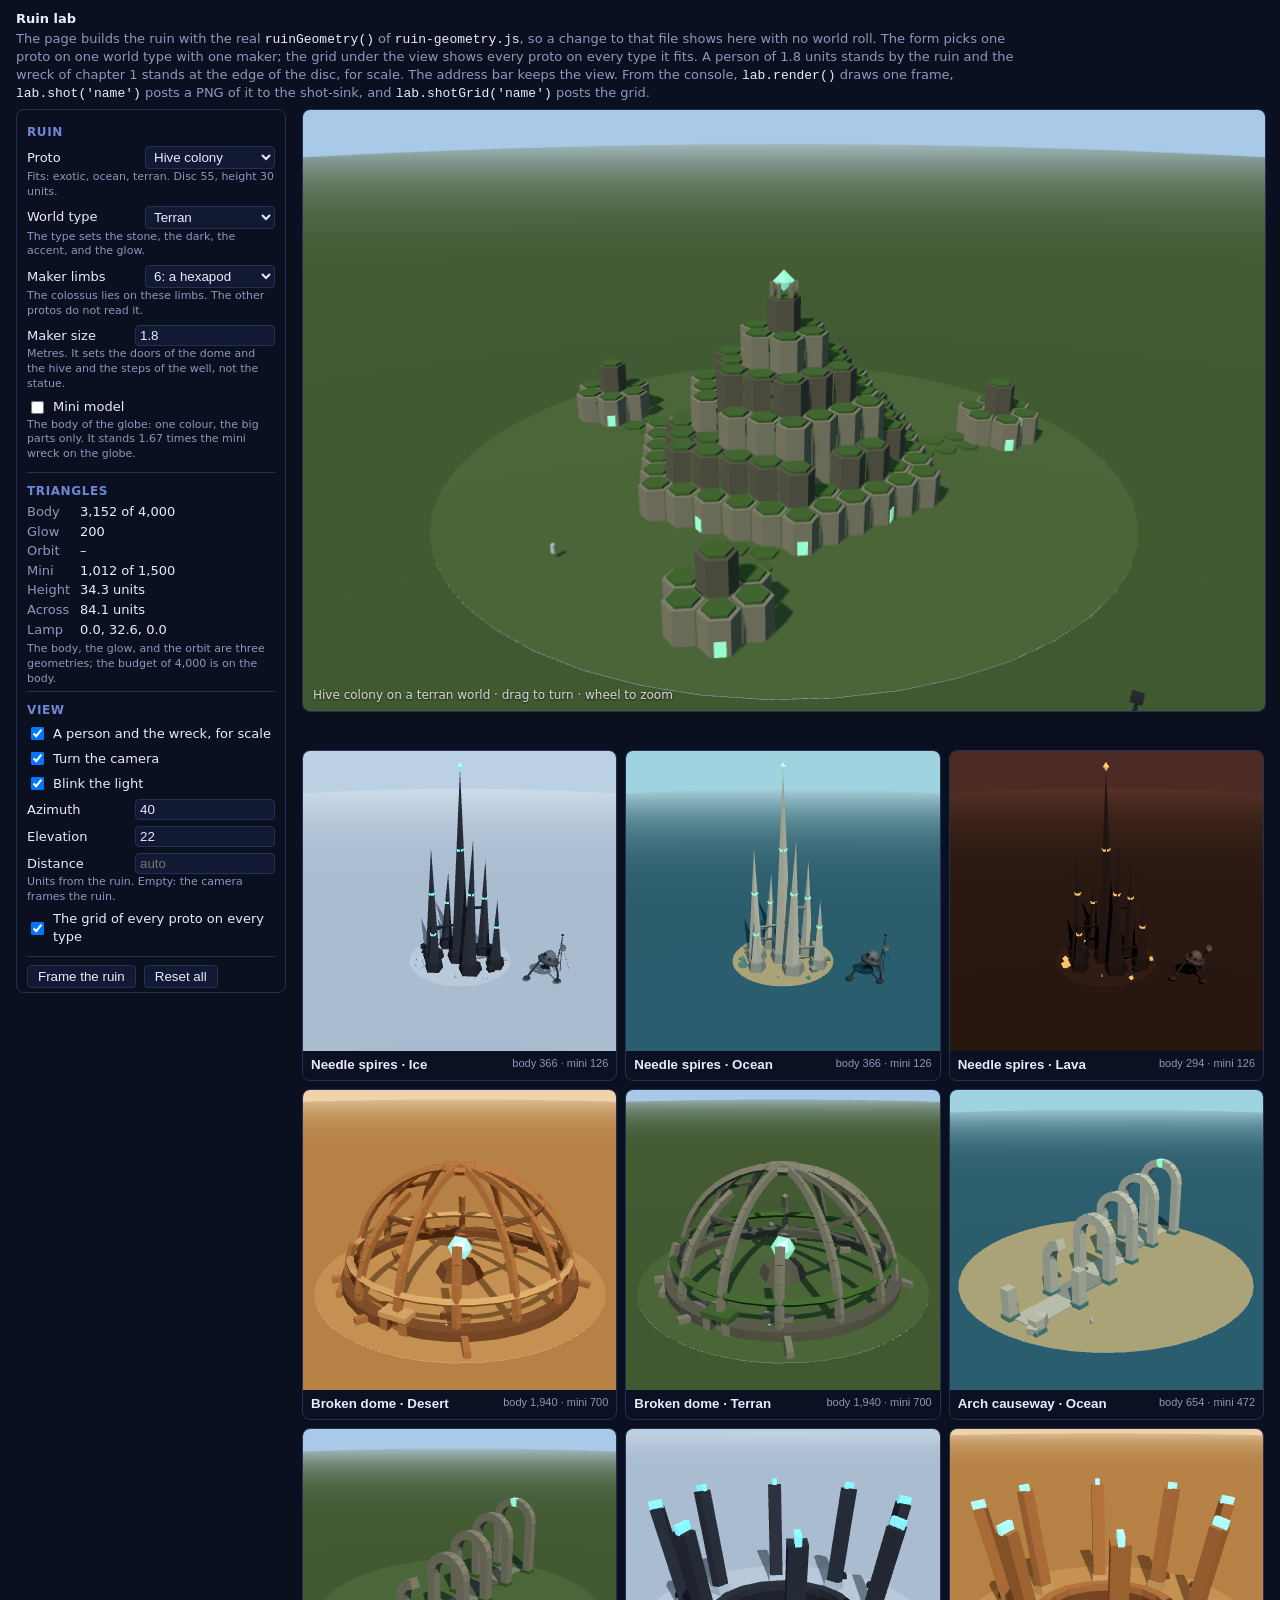
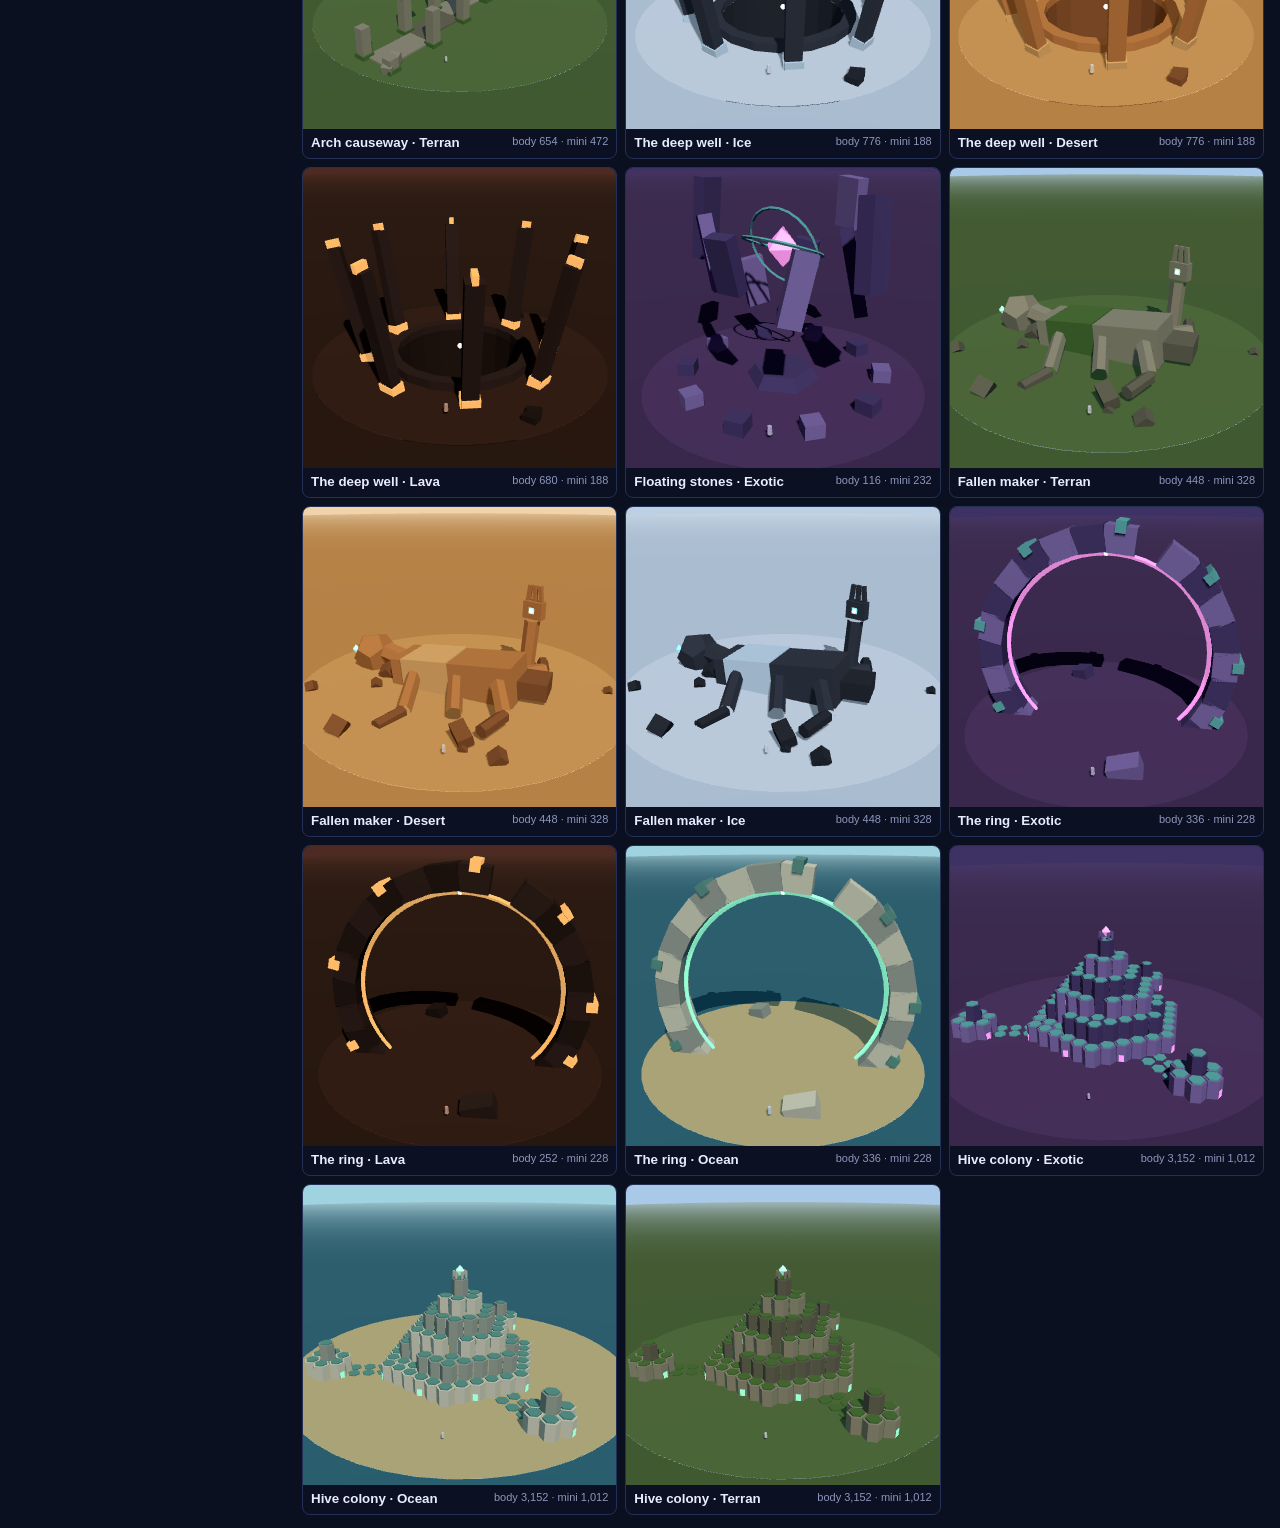
<file: tools/ruin-lab.html>
<!doctype html>
<html lang="en">
<head>
<meta charset="utf-8">
<title>Ruin lab</title>
<meta name="viewport" content="width=device-width, initial-scale=1">
<style>
  :root { --bg: #0b1020; --fg: #e8ecff; --dim: #8e97bd; --line: #243056; --on: #6f86d6; --gold: #e0b24a; --cell: 300px; }
  html, body { margin: 0; background: var(--bg); color: var(--fg); font: 13px/1.35 system-ui, sans-serif; }
  header { padding: 10px 16px 6px; }
  header p { margin: 2px 0 0; color: var(--dim); max-width: 78em; }
  header code { color: var(--fg); }
  main { display: flex; gap: 16px; padding: 0 16px 16px; align-items: flex-start; }

  #form { position: sticky; top: 8px; flex: 0 0 270px; max-height: calc(100vh - 16px); overflow: auto;
    border: 1px solid var(--line); border-radius: 8px; padding: 4px 10px 10px; box-sizing: border-box; }
  #form section { border-top: 1px solid var(--line); padding: 6px 0 4px; }
  #form section:first-child { border-top: 0; }
  #form h3 { margin: 4px 0 2px; font-size: 12px; text-transform: uppercase; letter-spacing: 0.05em; color: var(--on); }
  #form .row { margin: 6px 0; }
  #form .row > label { display: flex; justify-content: space-between; align-items: center; gap: 8px; }
  #form small { display: block; color: var(--dim); font-size: 11px; margin-top: 1px; }
  #form select, #form input[type=number], #form input[type=text] { width: 130px; background: #121a33; color: var(--fg); border: 1px solid var(--line); border-radius: 4px; padding: 2px 4px; }
  #form button { background: #121a33; color: var(--fg); border: 1px solid var(--line); border-radius: 4px; padding: 3px 10px; cursor: pointer; margin: 2px 4px 2px 0; }
  #form dl { display: grid; grid-template-columns: auto 1fr; gap: 2px 10px; margin: 4px 0; font-variant-numeric: tabular-nums; }
  #form dt { color: var(--dim); }
  #form dd { margin: 0; }
  #form dd.over { color: #ff8a7a; }
  #form details { margin-top: 6px; }
  #form summary { cursor: pointer; color: var(--dim); }
  #form pre { white-space: pre-wrap; word-break: break-all; font-size: 11px; color: var(--dim); margin: 4px 0 0; }

  #stage { flex: 1 1 auto; min-width: 0; display: grid; gap: 10px; }
  #viewer { position: relative; width: 100%; aspect-ratio: 16 / 10; border: 1px solid var(--line); border-radius: 8px; overflow: hidden; background: #0b1022; }
  #viewer canvas { display: block; width: 100%; height: 100%; touch-action: none; }
  #ov { position: absolute; left: 10px; bottom: 8px; font-size: 12px; color: rgba(255,255,255,.8); text-shadow: 0 1px 2px rgba(0,0,0,.7); pointer-events: none; }
  #note { color: var(--gold); margin: 0; min-height: 1.35em; }
  #grid { display: grid; grid-template-columns: repeat(auto-fill, minmax(var(--cell), 1fr)); gap: 8px; }
  .thumb { border: 1px solid var(--line); border-radius: 8px; overflow: hidden; background: #0b1022; cursor: pointer; text-align: left; padding: 0; color: var(--fg); }
  .thumb:hover { border-color: var(--on); }
  .thumb img { display: block; width: 100%; aspect-ratio: 16 / 10; object-fit: cover; }
  .thumb .cap { padding: 6px 8px 8px; display: flex; justify-content: space-between; gap: 8px; font-variant-numeric: tabular-nums; }
  .thumb .cap b { font-weight: 600; }
  .thumb .cap span { color: var(--dim); font-size: 11px; }
  .thumb.over .cap span { color: #ff8a7a; }
  @media (max-width: 760px) {
    main { flex-direction: column; }
    #form { position: static; flex: none; width: 100%; max-height: none; }
  }
</style>
<script type="importmap">
  { "imports": { "three": "../vendor/three.module.js", "three/addons/": "../vendor/addons/" } }
</script>
</head>
<body>
<header>
  <strong>Ruin lab</strong>
  <p>The page builds the ruin with the real <code>ruinGeometry()</code> of <code>ruin-geometry.js</code>, so a
    change to that file shows here with no world roll. The form picks one proto on one world type with one
    maker; the grid under the view shows every proto on every type it fits. A person of 1.8 units stands by the
    ruin and the wreck of chapter 1 stands at the edge of the disc, for scale. The address bar keeps the view.
    From the console, <code>lab.render()</code> draws one frame, <code>lab.shot('name')</code> posts a PNG of it
    to the shot-sink, and <code>lab.shotGrid('name')</code> posts the grid.</p>
</header>
<main>
  <form id="form" onsubmit="return false"></form>
  <div id="stage">
    <div id="viewer"><canvas id="c" aria-label="A 3D view of the ruin. Drag to turn it."></canvas><div id="ov"></div></div>
    <p id="note"></p>
    <div id="grid"></div>
  </div>
</main>
<script type="module">
import * as THREE from 'three';
import { OrbitControls } from 'three/addons/controls/OrbitControls.js';
import { ruinGeometry, ruinPalette, triangles, BODY_BUDGET, MINI_BUDGET, miniHeight, WRECK_MODEL_H } from '../ruin-geometry.js';
import { RUIN_PROTOS, protoRow } from '../ruin-types.js';
import { wreckGeometry, WRECK_HULL } from '../wreck-geometry.js';

const q = new URLSearchParams(location.search);
const $ = (s) => document.querySelector(s);

// The scene of the lab: the sky, the fog, and the ground of each world type. The stone of the ruin
// comes from ruin-geometry.js; these colours only stand the ruin in a place that looks like its world.
const SCENE = {
  terran: { sky: 0xa9c9e8, fog: 0xbcd3e6, ground: 0x587a43, ground2: 0x4c6b3a, sun: 0xfff1d8 },
  ocean:  { sky: 0x9fd3e0, fog: 0xb8dfe8, ground: 0xd2c092, ground2: 0x2c6c84, sun: 0xfff6e2 },
  desert: { sky: 0xf0d3aa, fog: 0xefd8b4, ground: 0xd8ae74, ground2: 0xc79a61, sun: 0xfff0d0 },
  ice:    { sky: 0xbcd0e4, fog: 0xd2e0ec, ground: 0xe3edf5, ground2: 0xcfdde9, sun: 0xf4f8ff },
  lava:   { sky: 0x4d2a24, fog: 0x5e3428, ground: 0x3a2b27, ground2: 0x2b201d, sun: 0xffc8a0 },
  exotic: { sky: 0x3e3163, fog: 0x4a3a70, ground: 0x5d4273, ground2: 0x4c3661, sun: 0xf6e8ff },
};
const TYPES = Object.keys(SCENE);
const LIMBS = [0, 1, 2, 3, 4, 6];
const LIMB_NAME = { 0: '0: a serpent, coils', 1: '1: a monopod', 2: '2: a biped or a slinger', 3: '3: a tripod', 4: '4: a quad, a plough, or wings', 6: '6: a hexapod' };

// ---------------------------------------------------------------- state
// Every control is one URL parameter, so a view can be shared as a link or scripted.
const DEFAULTS = { proto: 'hive', type: 'terran', limbs: 6, height: 1.8, mini: false, scale: true, grid: true, turn: true, az: 40, el: 22, dist: '', blink: true };
const S = structuredClone(DEFAULTS);
for (const k of Object.keys(S)) {
  if (!q.has(k)) continue;
  const v = q.get(k);
  S[k] = typeof S[k] === 'boolean' ? v !== '0' : typeof S[k] === 'number' ? Number(v) : v;
}
const SINK = q.get('sink') || 'http://127.0.0.1:5566/';

// ---------------------------------------------------------------- the renderer
const canvas = $('#c');
// preserveDrawingBuffer keeps the frame, so a shot of a hidden pane still holds the picture.
const renderer = new THREE.WebGLRenderer({ canvas, antialias: true, preserveDrawingBuffer: true });
renderer.setPixelRatio(Math.min(devicePixelRatio || 1, 2));
renderer.shadowMap.enabled = true;
renderer.shadowMap.type = THREE.PCFSoftShadowMap;
const camera = new THREE.PerspectiveCamera(38, 16 / 10, 1, 4000);
const controls = new OrbitControls(camera, canvas);
controls.enableDamping = true; controls.minDistance = 8; controls.maxDistance = 900; controls.maxPolarAngle = 1.5;
controls.addEventListener('start', () => { S.turn = false; drawForm(); saveUrl(); });

// One scene per build. It holds the lights, the ground, the ruin, and the scale.
let cur = null;
const std = (o) => new THREE.MeshStandardMaterial({ flatShading: true, roughness: 0.92, metalness: 0.02, ...o });
function mesh(geo, mat, shadow = true) {
  const m = new THREE.Mesh(geo, mat);
  m.castShadow = shadow; m.receiveShadow = true;
  return m;
}

// The ground: the flat disc the patch lays, in the ground colour, and a wide ring beyond it. The
// well opens a hole of userData.hole in both.
function ground(row, sc, hole) {
  const g = new THREE.Group();
  const disc = new THREE.RingGeometry(hole || 0.001, row.disc, 48, 1);
  disc.rotateX(-Math.PI / 2);
  g.add(mesh(disc, std({ color: sc.ground, roughness: 1 }), false));
  const far = new THREE.RingGeometry(row.disc, 600, 48, 1);
  far.rotateX(-Math.PI / 2);
  far.translate(0, -0.05, 0);
  g.add(mesh(far, std({ color: sc.ground2, roughness: 1 }), false));
  return g;
}

// The scale: a person of 1.8 units by the ruin, and the wreck of chapter 1 at the edge of the disc,
// with no camp. In the mini view the wreck is the mini wreck, so the two mini models compare.
function scaleRefs(row, mini) {
  const g = new THREE.Group();
  const wreck = wreckGeometry('tripod', { camp: false });
  const hull = std({ color: WRECK_HULL, vertexColors: !mini, roughness: 0.6, metalness: 0.1 });
  const w = mesh(wreck, hull);
  // to the right of the ruin and behind it, seen from the default azimuth of 40 degrees
  const off = row.disc + 14;
  w.position.set(off * 0.77, 0, -off * 0.64);
  w.rotation.y = -0.6;
  g.add(w);
  if (!mini) {
    const person = std({ color: 0xeef1ff });
    const px = row.disc * 0.42, pz = row.disc * 0.62;
    g.add(mesh(new THREE.CylinderGeometry(0.33, 0.4, 1.3, 6), person)).position.set(px, 0.65, pz);
    g.add(mesh(new THREE.SphereGeometry(0.28, 8, 6), person)).position.set(px, 1.55, pz);
  }
  return g;
}

// The world stub ruinGeometry() reads: the type and the maker.
const stub = (type, limbs, height) => ({ type, ruin: { maker: { species: -1, limbs, height, rolled: true } } });

// One built ruin in a scene, with its counts. `o` overrides the state, for the grid and for a shot.
function build(o = {}) {
  const proto = o.proto || S.proto, type = o.type || S.type, mini = o.mini ?? S.mini;
  const limbs = o.limbs ?? S.limbs, height = o.height ?? S.height, scale = o.scale ?? S.scale;
  const row = protoRow(proto) || RUIN_PROTOS[0], sc = SCENE[type] || SCENE.terran, P = ruinPalette(type);
  const scene = new THREE.Scene();
  scene.background = new THREE.Color(sc.sky);
  scene.fog = new THREE.Fog(sc.fog, 260, 900);
  const hemi = new THREE.HemisphereLight(sc.sky, sc.ground2, 1.1);
  const sun = new THREE.DirectionalLight(sc.sun, 2.1);
  sun.position.set(90, 130, 70); sun.castShadow = true;
  sun.shadow.mapSize.set(2048, 2048);
  Object.assign(sun.shadow.camera, { left: -120, right: 120, top: 120, bottom: -120, near: 10, far: 400 });
  scene.add(hemi, sun);

  const world = stub(type, limbs, height);
  const full = ruinGeometry(proto, world);
  const small = ruinGeometry(proto, world, { mini: true });
  const R = mini ? small : full;
  const hole = R.body.userData.hole || 0;
  scene.add(ground(row, sc, hole));
  const group = new THREE.Group();
  const bodyMat = std({ vertexColors: !mini, color: mini ? P.stone : 0xffffff, roughness: 0.9 });
  group.add(mesh(R.body, bodyMat));
  const glowMat = std({ color: P.glow, emissive: P.glow, emissiveIntensity: 1.4, roughness: 0.4 });
  if (R.glow) group.add(mesh(R.glow, glowMat, false));
  let orbit = null;
  if (R.orbit) { orbit = mesh(R.orbit, bodyMat); group.add(orbit); }
  scene.add(group);
  if (scale) scene.add(scaleRefs(row, mini));
  // the lamp: a small bright marker, so the place of the point light shows
  const lamp = mesh(new THREE.SphereGeometry(0.6, 8, 6), new THREE.MeshBasicMaterial({ color: 0xffffff }), false);
  lamp.position.set(...R.lamp);
  scene.add(lamp);
  const box = new THREE.Box3().setFromObject(group);
  box.min.y = Math.max(box.min.y, 0);
  const size = box.getSize(new THREE.Vector3());
  const counts = { body: triangles(full.body), glow: triangles(full.glow), orbit: triangles(full.orbit), mini: triangles(small.body) };
  const other = mini ? full : small;
  for (const g of [other.body, other.glow, other.orbit]) g && g.dispose();
  return { scene, group, orbit, glowMat, size, counts, row, type, proto, mini, hole, lamp: R.lamp, geos: [R.body, R.glow, R.orbit].filter(Boolean), mats: [bodyMat, glowMat] };
}
function dispose(c) {
  if (!c) return;
  for (const g of c.geos) g.dispose();
  for (const m of c.mats) m.dispose();
  c.scene.traverse((o) => { if (o.isMesh && !c.geos.includes(o.geometry)) { o.geometry.dispose(); o.material.dispose && o.material.dispose(); } });
}

// The camera frames the box of the ruin from the azimuth and the elevation of the state.
function frame(c, cam = camera, ctl = controls, o = {}) {
  const h = c.size.y, span = Math.max(c.size.x, c.size.z, h * 0.9);
  const dist = Number(o.dist ?? S.dist) || Math.max(52, span * 1.55 + h * 0.3, h * 2.2);
  const az = THREE.MathUtils.degToRad(Number(o.az ?? S.az)), el = THREE.MathUtils.degToRad(Number(o.el ?? S.el));
  const target = new THREE.Vector3(0, Math.max(5, h * 0.33), 0);
  cam.position.set(target.x + dist * Math.cos(el) * Math.sin(az), target.y + dist * Math.sin(el), target.z + dist * Math.cos(el) * Math.cos(az));
  cam.lookAt(target);
  if (ctl) { ctl.target.copy(target); ctl.update(); }
}

// ---------------------------------------------------------------- the frame
// The light blinks a short figure on a steady clock, as the lamp of the wreck blinks its motif, and
// the orbit turns. The loop runs on requestAnimationFrame; a hidden pane stops it, so render() also
// draws one frame on demand.
const FIG = [1, 0, 1, 0, 0, 1, 1, 0];
const clock = new THREE.Clock();
function animate(c, t) {
  if (!c) return;
  c.glowMat.emissiveIntensity = S.blink ? 0.7 + 1.1 * FIG[Math.floor(t * 3) % FIG.length] : 1.4;
  if (c.orbit) c.orbit.rotation.y = t * 0.09;
}
function resize() {
  const r = $('#viewer').getBoundingClientRect();
  if (!r.width) return;
  const pr = renderer.getPixelRatio();
  if (canvas.width !== Math.floor(r.width * pr) || canvas.height !== Math.floor(r.height * pr)) renderer.setSize(r.width, r.height, false);
  camera.aspect = r.width / r.height; camera.updateProjectionMatrix();
}
function render(t = clock.getElapsedTime()) {
  if (!cur) return;
  resize();
  animate(cur, t);
  if (S.turn) { const a = THREE.MathUtils.degToRad(S.az) + t * 0.12; const d = camera.position.clone().sub(controls.target); const r = Math.hypot(d.x, d.z); camera.position.set(controls.target.x + r * Math.sin(a), camera.position.y, controls.target.z + r * Math.cos(a)); camera.lookAt(controls.target); }
  controls.update();
  renderer.render(cur.scene, camera);
}
function loop() { render(); requestAnimationFrame(loop); }

// ---------------------------------------------------------------- the form
const cap = (s) => s[0].toUpperCase() + s.slice(1);
const opts = (vals, curv, lab = (v) => v) => vals.map((v) => `<option value="${v}"${String(v) === String(curv) ? ' selected' : ''}>${lab(v)}</option>`).join('');
const form = $('#form');
function drawForm() {
  const row = protoRow(S.proto) || RUIN_PROTOS[0];
  const c = cur ? cur.counts : { body: 0, glow: 0, orbit: 0, mini: 0 };
  const fits = row.fits.includes(S.type) ? '' : ` This proto does not fit a ${S.type} world; the lab draws it all the same.`;
  form.innerHTML = `
    <section>
      <h3>Ruin</h3>
      <div class="row"><label>Proto<select name="proto">${opts(RUIN_PROTOS.map((p) => p.id), S.proto, (v) => protoRow(v).name)}</select></label><small>Fits: ${row.fits.join(', ')}. Disc ${row.disc}, height ${row.height} units.${fits}</small></div>
      <div class="row"><label>World type<select name="type">${opts(TYPES, S.type, cap)}</select></label><small>The type sets the stone, the dark, the accent, and the glow.${ruinPalette(S.type).seam ? ' On lava the accent is a seam that takes the glow.' : ''}</small></div>
      <div class="row"><label>Maker limbs<select name="limbs">${opts(LIMBS, S.limbs, (v) => LIMB_NAME[v])}</select></label><small>The colossus lies on these limbs. The other protos do not read it.</small></div>
      <div class="row"><label>Maker size<input type="number" name="height" step="0.1" min="0.1" value="${S.height}"></label><small>Metres. It sets the doors of the dome and the hive and the steps of the well, not the statue.</small></div>
      <div class="row"><label style="justify-content:flex-start;gap:6px"><input type="checkbox" name="mini"${S.mini ? ' checked' : ''}>Mini model</label><small>The body of the globe: one colour, the big parts only. It stands ${(miniHeight(S.proto) / WRECK_MODEL_H).toFixed(2)} times the mini wreck on the globe.</small></div>
    </section>
    <section>
      <h3>Triangles</h3>
      <dl>
        <dt>Body</dt><dd class="${c.body >= BODY_BUDGET ? 'over' : ''}">${c.body.toLocaleString('en')} of ${BODY_BUDGET.toLocaleString('en')}</dd>
        <dt>Glow</dt><dd>${c.glow.toLocaleString('en')}</dd>
        <dt>Orbit</dt><dd>${c.orbit ? c.orbit.toLocaleString('en') : '–'}</dd>
        <dt>Mini</dt><dd class="${c.mini >= MINI_BUDGET ? 'over' : ''}">${c.mini.toLocaleString('en')} of ${MINI_BUDGET.toLocaleString('en')}</dd>
        <dt>Height</dt><dd>${cur ? cur.size.y.toFixed(1) : '–'} units</dd>
        <dt>Across</dt><dd>${cur ? Math.max(cur.size.x, cur.size.z).toFixed(1) : '–'} units</dd>
        <dt>Lamp</dt><dd>${cur ? cur.lamp.map((v) => v.toFixed(1)).join(', ') : '–'}</dd>
        ${cur && cur.hole ? `<dt>Hole</dt><dd>${cur.hole} units</dd>` : ''}
      </dl>
      <small>The body, the glow, and the orbit are three geometries; the budget of 4,000 is on the body.</small>
    </section>
    <section>
      <h3>View</h3>
      <div class="row"><label style="justify-content:flex-start;gap:6px"><input type="checkbox" name="scale"${S.scale ? ' checked' : ''}>A person and the wreck, for scale</label></div>
      <div class="row"><label style="justify-content:flex-start;gap:6px"><input type="checkbox" name="turn"${S.turn ? ' checked' : ''}>Turn the camera</label></div>
      <div class="row"><label style="justify-content:flex-start;gap:6px"><input type="checkbox" name="blink"${S.blink ? ' checked' : ''}>Blink the light</label></div>
      <div class="row"><label>Azimuth<input type="number" name="az" step="5" value="${S.az}"></label></div>
      <div class="row"><label>Elevation<input type="number" name="el" step="5" min="2" max="85" value="${S.el}"></label></div>
      <div class="row"><label>Distance<input type="number" name="dist" step="10" min="10" value="${S.dist}" placeholder="auto"></label><small>Units from the ruin. Empty: the camera frames the ruin.</small></div>
      <div class="row"><label style="justify-content:flex-start;gap:6px"><input type="checkbox" name="grid"${S.grid ? ' checked' : ''}>The grid of every proto on every type</label></div>
    </section>
    <section>
      <button type="button" id="reframe">Frame the ruin</button>
      <button type="button" id="reset">Reset all</button>
      <details><summary>Shots</summary><pre>lab.shot('p2-36-name')       this view
lab.shotGrid('p2-36-grid')  the grid
?shot=name in the address does the first at load
The PNG goes to ${SINK}name.png</pre></details>
    </section>`;
  form.querySelector('#reset').onclick = () => { Object.assign(S, structuredClone(DEFAULTS)); update(); };
  form.querySelector('#reframe').onclick = () => { S.dist = ''; frame(cur); saveUrl(); };
}
function readForm() {
  const fd = new FormData(form);
  for (const k of ['proto', 'type']) if (fd.has(k)) S[k] = fd.get(k);
  for (const k of ['limbs', 'height', 'az', 'el']) if (fd.has(k)) S[k] = Number(fd.get(k));
  S.dist = fd.get('dist') || '';
  for (const k of ['mini', 'scale', 'turn', 'blink', 'grid']) S[k] = fd.has(k);
}
function saveUrl() {
  const p = new URLSearchParams();
  for (const [k, v] of Object.entries(S)) {
    if (typeof v === 'boolean') { if (v !== DEFAULTS[k]) p.set(k, v ? '1' : '0'); continue; }
    if (v === '' || String(DEFAULTS[k]) === String(v)) continue;
    p.set(k, v);
  }
  history.replaceState(null, '', location.pathname + (p.size ? '?' + p : ''));
}

// ---------------------------------------------------------------- the grid
// Every proto on every type it fits, as still pictures from one frame each. It renders through the
// main canvas and keeps the pictures as images, so a hidden pane costs nothing.
const gridEl = $('#grid');
const CELLS = RUIN_PROTOS.flatMap((p) => p.fits.map((t) => ({ proto: p.id, type: t })));
let gridShots = [];
function drawGrid() {
  gridEl.innerHTML = '';
  gridShots = [];
  if (!S.grid) return;
  const w = 480, h = 300, cam = new THREE.PerspectiveCamera(38, w / h, 1, 4000);
  const prevPR = renderer.getPixelRatio();
  renderer.setPixelRatio(1); renderer.setSize(w, h, false);
  for (const cell of CELLS) {
    const c = build({ ...cell, mini: S.mini, scale: S.scale });
    animate(c, 0.4);
    frame(c, cam, null, { az: 40, el: 22, dist: '' });
    renderer.render(c.scene, cam);
    const src = canvas.toDataURL('image/png');
    const over = c.counts.body >= BODY_BUDGET || c.counts.mini >= MINI_BUDGET;
    const b = document.createElement('button');
    b.type = 'button'; b.className = 'thumb' + (over ? ' over' : '');
    b.innerHTML = `<img alt="${c.row.name} on a ${cell.type} world" width="${w}" height="${h}" src="${src}"><div class="cap"><b>${c.row.name} · ${cap(cell.type)}</b><span>body ${c.counts.body.toLocaleString('en')} · mini ${c.counts.mini.toLocaleString('en')}</span></div>`;
    b.onclick = () => { S.proto = cell.proto; S.type = cell.type; update(); $('#viewer').scrollIntoView({ block: 'nearest' }); };
    gridEl.appendChild(b);
    gridShots.push({ src, label: `${c.row.name} · ${cap(cell.type)} · body ${c.counts.body} · mini ${c.counts.mini}` });
    dispose(c);
  }
  renderer.setPixelRatio(prevPR);
  resize();
}

// ---------------------------------------------------------------- build and update
function rebuild() {
  dispose(cur);
  cur = build();
  frame(cur);
  $('#ov').textContent = `${cur.row.name} on a ${S.type} world · drag to turn · wheel to zoom`;
  render();
}
function update() {
  rebuild();
  drawForm();
  saveUrl();
  drawGrid();
  const msg = [];
  if (cur.counts.body >= BODY_BUDGET) msg.push(`The body of ${cur.row.name} is over the budget of ${BODY_BUDGET} triangles.`);
  if (cur.counts.mini >= MINI_BUDGET) msg.push(`The mini model of ${cur.row.name} is over the budget of ${MINI_BUDGET} triangles.`);
  $('#note').textContent = msg.join(' ');
}
form.addEventListener('change', (e) => {
  const name = e.target.name;
  readForm();
  if (['az', 'el', 'dist'].includes(name)) { frame(cur); saveUrl(); return; }
  if (['turn', 'blink'].includes(name)) { saveUrl(); return; }
  if (name === 'grid') { saveUrl(); drawGrid(); return; }
  update();
});

// ---------------------------------------------------------------- the shots
// A shot renders one frame and posts the PNG to the shot-sink, so the picture of a hidden pane
// reaches the disk. `o` overrides the state for that frame only.
async function post(name, blob) {
  const res = await fetch(SINK + name.replace(/\.png$/, '') + '.png', { method: 'POST', body: blob });
  return res.status;
}
const toBlob = (cv) => new Promise((ok) => cv.toBlob(ok, 'image/png'));
async function shot(name, o = {}) {
  if (Object.keys(o).length) { Object.assign(S, o); update(); }
  const turn = S.turn; S.turn = false;
  render(0.4);
  S.turn = turn;
  return post(name, await toBlob(canvas));
}
async function shotGrid(name) {
  if (!gridShots.length) { S.grid = true; drawGrid(); }
  const cols = 4, w = 480, h = 300, cap = 26, rows = Math.ceil(gridShots.length / cols);
  const cv = document.createElement('canvas');
  cv.width = cols * w; cv.height = rows * (h + cap);
  const ctx = cv.getContext('2d');
  ctx.fillStyle = '#0b1020'; ctx.fillRect(0, 0, cv.width, cv.height);
  await Promise.all(gridShots.map((g, i) => new Promise((ok) => {
    const img = new Image();
    img.onload = () => {
      const x = (i % cols) * w, y = Math.floor(i / cols) * (h + cap);
      ctx.drawImage(img, x, y, w, h);
      ctx.fillStyle = '#e8ecff'; ctx.font = '15px system-ui, sans-serif';
      ctx.fillText(g.label, x + 8, y + h + 18);
      ok();
    };
    img.src = g.src;
  })));
  return post(name, await toBlob(cv));
}

window.lab = { S, render, shot, shotGrid, update, frame: () => frame(cur), get current() { return cur; } };
update();
new ResizeObserver(() => { resize(); render(); }).observe($('#viewer'));
loop();
if (q.get('shot')) shot(q.get('shot')).then((st) => console.log('shot', q.get('shot'), st));
</script>
</body>
</html>
</file>
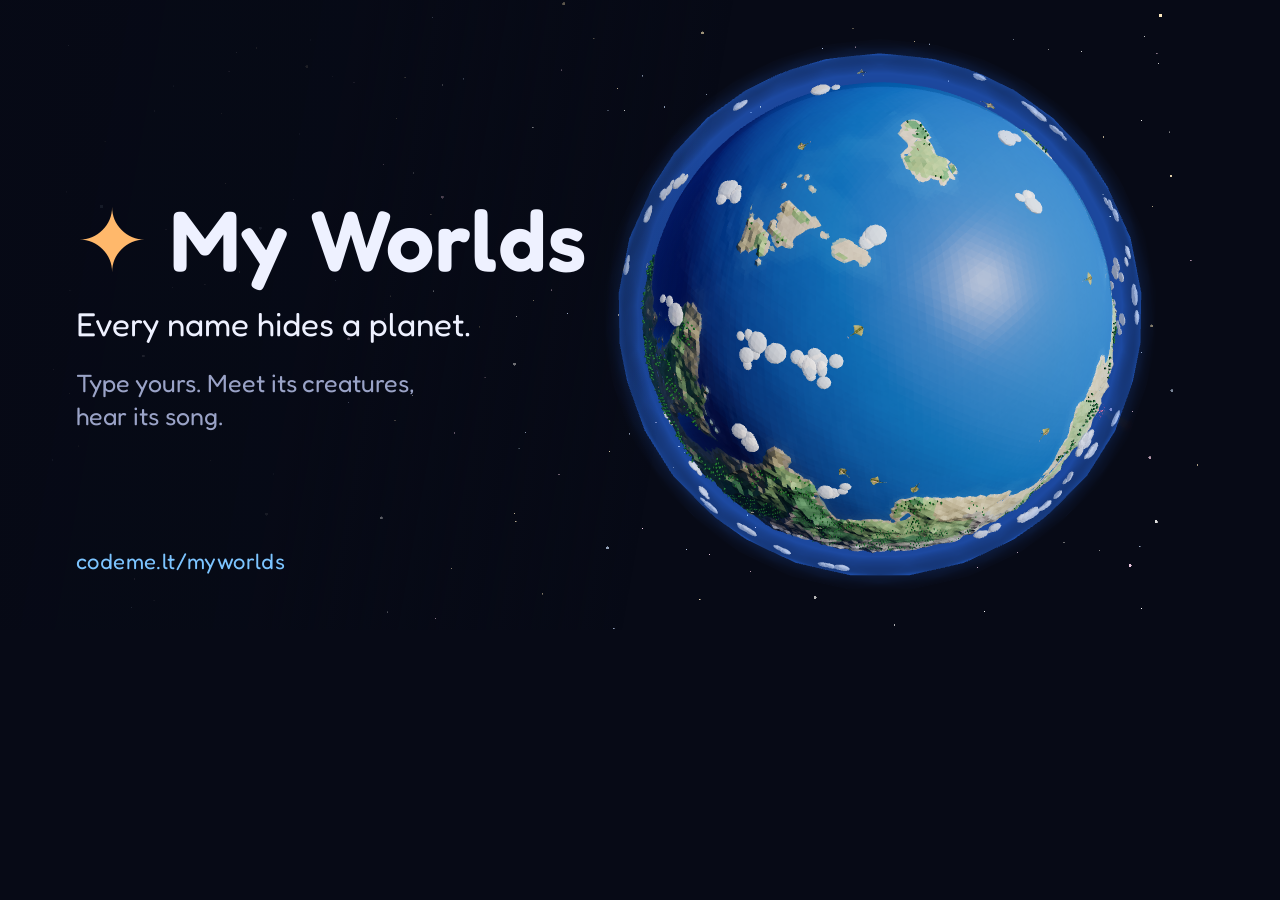
<file: tools/share-image.html>
<!doctype html><html><head><meta charset="utf-8">
<link rel="preconnect" href="https://fonts.googleapis.com">
<link rel="preconnect" href="https://fonts.gstatic.com" crossorigin>
<link href="https://fonts.googleapis.com/css2?family=Fredoka:wght@400;500;600&display=swap" rel="stylesheet">
<style>
html,body{margin:0;background:#070a16;overflow:hidden;width:1200px;height:630px}
#wrap{position:relative;width:1200px;height:630px;overflow:hidden}
iframe{position:absolute;top:0;left:0;border:0;width:1760px;height:630px}
#scrim{position:absolute;inset:0;background:linear-gradient(100deg,rgba(7,10,22,0.94) 0%,rgba(7,10,22,0.86) 28%,rgba(7,10,22,0.4) 42%,rgba(7,10,22,0) 56%)}
#txt{position:absolute;left:76px;top:0;height:630px;display:flex;flex-direction:column;justify-content:center;gap:20px;
     font-family:Fredoka,system-ui,sans-serif;color:#eef1ff;width:600px}
h1{margin:0;font-size:86px;font-weight:600;letter-spacing:0.5px;line-height:1}
h1 .logo{color:#ffb86b}
p{margin:0;font-size:33px;font-weight:400;color:#eef1ff;line-height:1.35;max-width:470px}
.sub{font-size:25px;color:#9aa3c7}
.url{position:absolute;left:76px;bottom:56px;font-family:Fredoka,system-ui,sans-serif;font-size:22px;color:#7cc4ff;letter-spacing:0.4px}
</style></head><body>
<div id="wrap">
  <iframe id="f" src="../index.html#Auralis"></iframe>
  <div id="scrim"></div>
  <div id="txt">
    <h1><span class="logo">✦</span> My Worlds</h1>
    <p>Every name hides a planet.</p>
    <p class="sub">Type yours. Meet its creatures,<br>hear its song.</p>
  </div>
  <div class="url">codeme.lt/myworlds</div>
</div>
<script>
const f = document.getElementById('f');
f.addEventListener('load', () => {
  const d = f.contentDocument, s = d.createElement('style');
  s.textContent = '#ui,#creature{display:none!important}';
  d.head.appendChild(s);
});
</script></body></html>
</file>
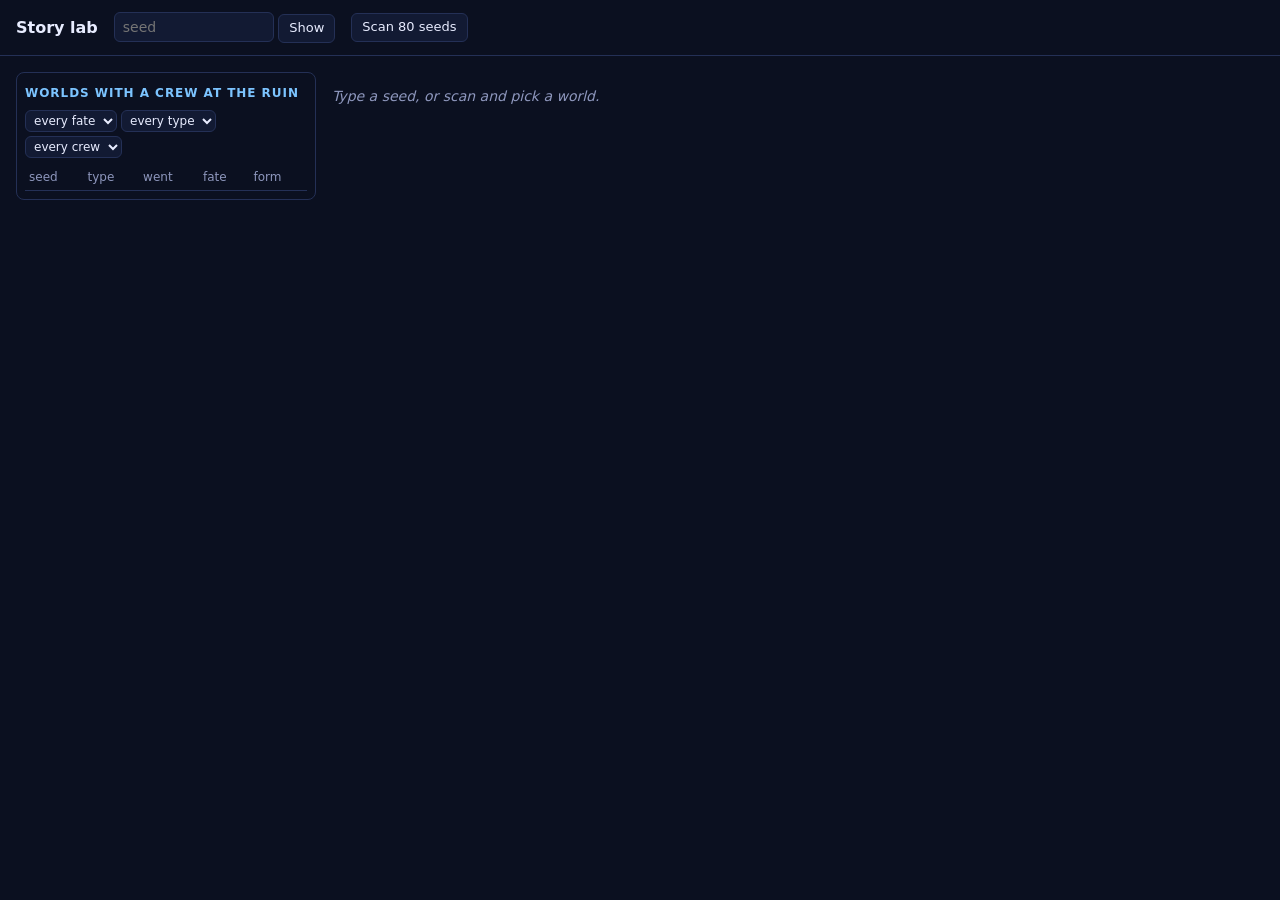
<file: tools/story-lab.html>
<!doctype html>
<html lang="en">
<head>
<meta charset="utf-8">
<title>Story lab</title>
<meta name="viewport" content="width=device-width, initial-scale=1">
<!--
  The story lab of chapter 3. It builds a world in the page with generate.js and shows its whole
  story: the log of the wreck, the second log at the ruin, and the third log at the twin under each
  of the six fates of way-types.js, side by side. The fate the seed takes is marked. Each fate has a
  link that opens the game on that seed with `?fate=<id>&chapter=3`, so the reader of the lab can walk
  that timeline on the ground: land on the ruin, read the name, jump, and meet the crew.

  The scan builds the audit seeds one after another and lists the worlds with a crew at the ruin, with
  the fate, the form, the type, and the crew, so a timeline of one kind is easy to find.

  The address takes the seed: tools/story-lab.html#audit-2. See docs/issues/p3-00-the-way-on.md.
-->
<style>
  :root { --bg: #0b1020; --fg: #e8ecff; --dim: #8e97bd; --line: #243056; --on: #7cc4ff; --gold: #ffb86b; --good: #8fe0a4; --bad: #ff8a7a; --odd: #c9a7ff; }
  * { box-sizing: border-box; }
  html, body { margin: 0; background: var(--bg); color: var(--fg); font: 14px/1.45 system-ui, sans-serif; }
  header { display: flex; flex-wrap: wrap; align-items: center; gap: 8px 16px; padding: 12px 16px; border-bottom: 1px solid var(--line); position: sticky; top: 0; background: var(--bg); z-index: 2; }
  header h1 { margin: 0; font-size: 16px; }
  header input { width: 160px; background: #121a33; color: var(--fg); border: 1px solid var(--line); border-radius: 6px; padding: 4px 8px; font: inherit; }
  button, .btn { background: #121a33; color: var(--fg); border: 1px solid var(--line); border-radius: 6px; padding: 4px 10px; cursor: pointer; font: inherit; font-size: 13px; text-decoration: none; display: inline-block; }
  button:hover, .btn:hover { border-color: var(--on); color: var(--on); }
  #status { color: var(--dim); font-size: 13px; }
  main { display: grid; grid-template-columns: 300px minmax(0, 1fr); gap: 16px; padding: 16px; }
  @media (max-width: 900px) { main { grid-template-columns: 1fr; } }
  aside { border: 1px solid var(--line); border-radius: 8px; padding: 8px; max-height: calc(100vh - 90px); overflow: auto; position: sticky; top: 70px; }
  aside h2, section h2 { font-size: 12px; text-transform: uppercase; letter-spacing: 0.08em; color: var(--on); margin: 4px 0 8px; }
  #filters { display: flex; flex-wrap: wrap; gap: 4px; margin-bottom: 8px; }
  #filters select { background: #121a33; color: var(--fg); border: 1px solid var(--line); border-radius: 6px; padding: 2px 4px; font: inherit; font-size: 12px; }
  table { border-collapse: collapse; width: 100%; font-size: 12px; }
  td, th { padding: 3px 4px; border-bottom: 1px solid var(--line); text-align: left; white-space: nowrap; }
  th { color: var(--dim); font-weight: 500; }
  tr.pick { cursor: pointer; }
  tr.pick:hover td { background: #121a33; }
  tr.cur td { background: #17224a; }
  .facts { display: grid; grid-template-columns: repeat(auto-fill, minmax(190px, 1fr)); gap: 6px 16px; margin: 0 0 12px; }
  .facts div { border-bottom: 1px solid var(--line); padding: 2px 0; }
  .facts b { display: block; color: var(--dim); font-weight: 500; font-size: 11px; text-transform: uppercase; letter-spacing: 0.06em; }
  section { margin-bottom: 18px; }
  .track { position: relative; height: 54px; margin: 6px 0 16px; border-left: 1px solid var(--line); border-right: 1px solid var(--line); }
  .track .bar { position: absolute; top: 18px; height: 10px; border-radius: 5px; }
  .track .lab { position: absolute; top: 32px; font-size: 11px; color: var(--dim); white-space: nowrap; }
  .track .tick { position: absolute; top: 0; font-size: 11px; color: var(--dim); white-space: nowrap; }
  details { border: 1px solid var(--line); border-radius: 8px; padding: 6px 10px; margin-bottom: 8px; }
  summary { cursor: pointer; color: var(--dim); }
  .entry { margin: 8px 0; }
  .entry h4 { margin: 0; font-size: 11px; font-weight: 600; letter-spacing: 0.06em; text-transform: uppercase; color: var(--dim); }
  .entry p { margin: 2px 0 0; max-width: 70ch; }
  .entry.titled h4 { color: var(--gold); }
  #fates { display: grid; grid-template-columns: repeat(auto-fill, minmax(360px, 1fr)); gap: 12px; }
  .fate { border: 1px solid var(--line); border-radius: 10px; padding: 10px 12px; }
  .fate.real { border-color: var(--gold); box-shadow: 0 0 0 1px var(--gold) inset; }
  .fate header { position: static; padding: 0 0 6px; border: 0; gap: 8px; background: none; }
  .fate h3 { margin: 0; font-size: 15px; }
  .tag { font-size: 11px; border: 1px solid var(--line); border-radius: 999px; padding: 1px 8px; color: var(--dim); }
  .tag.real { color: var(--gold); border-color: var(--gold); }
  .ends { display: flex; flex-wrap: wrap; gap: 4px; margin: 2px 0 8px; }
  .end { font-size: 12px; border-radius: 6px; padding: 1px 6px; background: #121a33; }
  .end.home { color: var(--good); } .end.lost { color: var(--bad); } .end.gone { color: var(--dim); } .end.changed { color: var(--odd); }
  .voice { margin: 8px 0 0; padding: 6px 10px; border-left: 2px solid var(--gold); color: #fff; }
  .none { color: var(--dim); font-style: italic; }
  .warn { color: var(--bad); }
</style>
<script type="importmap">
  { "imports": { "three": "../vendor/three.module.js", "three/addons/": "../vendor/addons/" } }
</script>
</head>
<body>
<header>
  <h1>Story lab</h1>
  <form id="go"><input id="seed" placeholder="seed" autocomplete="off"> <button>Show</button></form>
  <button id="scan">Scan 80 seeds</button>
  <span id="status"></span>
</header>
<main>
  <aside>
    <h2>Worlds with a crew at the ruin</h2>
    <div id="filters">
      <select id="f-fate"><option value="">every fate</option></select>
      <select id="f-type"><option value="">every type</option></select>
      <select id="f-went"><option value="">every crew</option><option>all</option><option>some</option><option>one</option></select>
    </div>
    <table><thead><tr><th>seed</th><th>type</th><th>went</th><th>fate</th><th>form</th></tr></thead><tbody id="list"></tbody></table>
  </aside>
  <div id="out"><p class="none">Type a seed, or scan and pick a world.</p></div>
</main>
<script type="module">
import * as generate from '../generate.js';
import { FATES, fatesFor, homeOf, nameOf, callSign } from '../way-types.js';

const OPTS = { detail: 24, maxFlora: 200, maxFauna: 40 };
const $ = (s) => document.querySelector(s);
const esc = (s) => String(s == null ? '' : s).replace(/[&<>"']/g, (c) => ({ '&': '&amp;', '<': '&lt;', '>': '&gt;', '"': '&quot;', "'": '&#39;' }[c]));
const status = (t) => { $('#status').textContent = t; };
const worldOf = (seed, fate = null) => generate.world(seed, fate ? { ...OPTS, fate } : OPTS).world;
const gameUrl = (seed, fate) => `../index.html?chapter=3${fate ? '&fate=' + fate : ''}#${encodeURIComponent(seed)}`;

for (const f of FATES) $('#f-fate').insertAdjacentHTML('beforeend', `<option value="${f.id}">${f.id}</option>`);
for (const t of ['terran', 'ocean', 'desert', 'ice', 'lava', 'exotic']) $('#f-type').insertAdjacentHTML('beforeend', `<option>${t}</option>`);

const entryHtml = (e) => `<div class="entry${e.title ? ' titled' : ''}"><h4>Day ${e.day}${e.title ? ' · ' + esc(e.title) : ''} <span style="opacity:.5">${esc(e.slot)}</span></h4><p>${esc(e.text)}</p>${e.slot === 'end.cut' ? '<p class="none">[log ends abruptly]</p>' : ''}</div>`;

// The track of the days: the first log, the trip and the stay at the ruin, and the third log, and
// the rescue at the end when the fate leaves somebody at home.
function trackHtml(first, second, third) {
  const end = third ? third.days : second ? second.days : first.days;
  const span = Math.max(1, end);
  const bar = (a, b, col, label, up = false) => `<div class="bar" style="left:${(a / span) * 100}%;width:${Math.max(0.6, ((b - a) / span) * 100)}%;background:${col}"></div>`
    + `<div class="lab" style="left:${(a / span) * 100}%;${up ? 'top:0' : ''}">${label}</div>`;
  let h = bar(0, first.days, '#6f86d6', `wreck · day 1–${first.days}`);
  if (second) h += bar(second.arrived, second.days, '#b58cff', `ruin · ${second.arrived}–${second.days}`);
  if (third) h += bar(third.through, third.days, '#ffb86b', `twin · ${third.through}–${third.days}`, true);
  return `<div class="track">${h}<div class="tick" style="right:0;top:auto;bottom:-4px">day ${end}${third && homeOf(third).length ? ` · rescue after ${third.years} years` : ''}</div></div>`;
}

function show(seed) {
  status(`Building ${seed}…`);
  location.hash = encodeURIComponent(seed);
  setTimeout(() => {
    const t0 = performance.now();
    const w = worldOf(seed);
    const first = w.source && w.source.log;
    if (!w.ruin || !first) { $('#out').innerHTML = `<p class="none">${esc(seed)}: ${w.type === 'gas' ? 'a gas giant has no surface' : 'no ruin'}, so no chapter 3.</p>`; status(''); return; }
    const second = w.ruin.log;
    const twin = w.twin;
    const G = twin && w.species[twin.herd];
    const maker = w.ruin.maker;
    const facts = [
      ['world', `${w.designation} · ${w.typeLabel}`], ['temp', w.stats.temp], ['ship', `${first.probe} · ${first.crew.length} crew`],
      ['cause', first.cause], ['went', `${first.went}${first.goers && first.goers.length ? ': ' + first.goers.join(', ') : ''}${first.by ? ' by ' + first.by : ''}`],
      ['ruin', `${w.ruin.proto} · ${w.ruin.freq} MHz · ${w.ruin.from}`],
      ['maker', maker.rolled ? `rolled: ${maker.limbs} limbs, ${maker.height} m` : w.species[maker.species].lore.name],
      ['twin', twin ? `${twin.km} km ${twin.from} of the ruin` : '—'],
      ['herd', G ? `${G.lore.name}${twin.kin ? ' (kin: lives only at the twin)' : ''}` : '—'],
      ['name', `${nameOf(w)} · key "${callSign(w)}"`],
      ['second log', second ? `${second.entries.length} entries, ends ${second.entries[second.entries.length - 1].slot}` : 'none'],
      ['fate of the seed', twin && twin.fate ? `${twin.fate}${twin.form ? ' · ' + twin.form : ''}` : 'none: nobody reached the ruin'],
    ];
    let html = `<section><h2>${esc(seed)}</h2><div class="facts">${facts.map(([k, v]) => `<div><b>${k}</b>${esc(v)}</div>`).join('')}</div>`
      + `<a class="btn" href="${gameUrl(seed, null)}" target="_blank">Play this world at chapter 3</a></section>`;
    html += `<section><h2>The log of the wreck</h2><details><summary>${first.entries.length} entries · last entry: ${esc(first.entries[first.entries.length - 1].text.slice(0, 120))}…</summary>${first.entries.map(entryHtml).join('')}</details></section>`;
    if (second) {
      html += `<section><h2>The second log, at the ruin</h2><details><summary>${esc(second.crew.map((c) => c.name + ' (' + c.role + ')').join(', '))} · last entry: ${esc(second.entries[second.entries.length - 1].text.slice(0, 110))}…</summary>${second.entries.map(entryHtml).join('')}</details></section>`;
    } else {
      html += `<section><h2>The second log</h2><p class="none">Nobody went to the ruin. The twin holds the herd and no crew.</p></section>`;
    }
    if (second && twin) {
      const allowed = fatesFor(second.crew.length);
      html += `<section><h2>The six timelines at the twin</h2>${trackHtml(first, second, twin.log)}<div id="fates">`;
      for (const f of FATES) {
        if (!allowed.includes(f.id)) {
          html += `<div class="fate"><header><h3>${f.title}</h3><span class="tag">${f.id}</span></header><p class="none">A crew of ${second.crew.length} cannot take this fate.</p></div>`;
          continue;
        }
        const wf = f.id === twin.fate ? w : worldOf(seed, f.id);
        const log = wf.twin.log;
        const real = f.id === twin.fate;
        const ends = log ? log.crew.map((c) => `<span class="end ${c.end}">${esc(c.name)} · ${c.end}</span>`).join('') : '';
        const voice = log && log.voice ? `<p class="voice">${esc(log.voice.speaker)}: “${esc(log.voice.line)}”${log.voice.home ? '' : ' <span class="none">(no rescue)</span>'}</p>` : '<p class="none">Nobody meets the probe.</p>';
        html += `<div class="fate${real ? ' real' : ''}"><header><h3>${f.title}</h3><span class="tag${real ? ' real' : ''}">${real ? 'this seed' : f.id}</span>${wf.twin.form ? `<span class="tag">${wf.twin.form}</span>` : ''}<a class="btn" href="${gameUrl(seed, f.id)}" target="_blank">Play</a></header>`
          + `<div class="ends">${ends}</div>${log ? log.entries.map(entryHtml).join('') : '<p class="warn">no log</p>'}${voice}</div>`;
      }
      html += '</div></section>';
    }
    $('#out').innerHTML = html;
    status(`${seed} built in ${Math.round(performance.now() - t0)} ms`);
    document.querySelectorAll('#list tr').forEach((tr) => tr.classList.toggle('cur', tr.dataset.seed === seed));
  }, 20);
}

// The scan: the audit seeds, one world a tick, so the page stays alive.
const rows = [];
function renderList() {
  const ff = $('#f-fate').value, ft = $('#f-type').value, fw = $('#f-went').value;
  $('#list').innerHTML = rows.filter((r) => (!ff || r.fate === ff) && (!ft || r.type === ft) && (!fw || r.went === fw))
    .map((r) => `<tr class="pick" data-seed="${esc(r.seed)}"><td>${esc(r.seed)}</td><td>${r.type}</td><td>${r.went} ${r.n}${r.kin ? ' · kin' : ''}</td><td>${r.fate}</td><td>${r.form || ''}</td></tr>`).join('');
  document.querySelectorAll('#list tr').forEach((tr) => tr.addEventListener('click', () => show(tr.dataset.seed)));
}
$('#scan').addEventListener('click', () => {
  rows.length = 0;
  let i = 0;
  const tick = () => {
    const seed = 'audit-' + i;
    const w = worldOf(seed);
    const log = w.ruin && w.ruin.log;
    if (log && w.twin) rows.push({ seed, type: w.type, went: log.went, n: log.crew.length, fate: w.twin.fate, form: w.twin.form, kin: w.twin.kin });
    status(`Scanning ${seed}… ${rows.length} worlds with a crew`);
    if (++i < 80) setTimeout(tick, 0); else { status(`${rows.length} of 80 seeds have a crew at the ruin`); renderList(); }
    if (i % 10 === 0) renderList();
  };
  tick();
});
for (const id of ['#f-fate', '#f-type', '#f-went']) $(id).addEventListener('change', renderList);
$('#go').addEventListener('submit', (e) => { e.preventDefault(); const s = $('#seed').value.trim(); if (s) show(s); });
const fromHash = decodeURIComponent(location.hash.slice(1));
if (fromHash) { $('#seed').value = fromHash; show(fromHash); }
</script>
</body>
</html>
</file>
<file: style.css>
:root {
  --bg: #070a16;
  --glass: rgba(14, 18, 38, 0.72);
  --glass-2: rgba(255, 255, 255, 0.06);
  --line: rgba(255, 255, 255, 0.12);
  --text: #eef1ff;
  --muted: #9aa3c7;
  --accent: #7cc4ff;
  --accent-2: #ffb86b;
  --warm2: #ff7d54;
  --radius: 18px;
  --gap: max(12px, env(safe-area-inset-left));
  --font: 'Fredoka', ui-rounded, 'SF Pro Rounded', system-ui, -apple-system, sans-serif;
  /* The window, the cards, and the dialogs set names and prose in a serif and labels in a mono. */
  --serif: 'Fraunces', Georgia, serif;
  --mono: 'IBM Plex Mono', ui-monospace, Menlo, monospace;
  --paper: linear-gradient(180deg, #11162d, #0a0d1d);
  --edge: rgba(140, 200, 255, 0.16);
  /* No layer of the page takes a backdrop-filter. The canvas under it draws a new frame each time,
     so the browser blurs the whole box again on every frame. On an M2 at a pixel ratio of 2, the
     blur of the chrome cost about 17 ms of a frame of 45 ms. The veil and the glass are darker in
     its place, so the text reads as well over a bright ground. */
  --veil: rgba(4, 6, 16, 0.8);
}

* { box-sizing: border-box; }
/* The page does not scroll and does not zoom. It is fixed to the viewport so iOS cannot drag it,
   `touch-action: manipulation` drops the double-tap zoom, and `-webkit-text-size-adjust` stops
   Safari resizing the text on a rotate. viewport.js blocks the pinch, which no CSS reaches. */
html, body {
  position: fixed; inset: 0; height: 100%; width: 100%; margin: 0;
  overflow: hidden; overscroll-behavior: none;
  touch-action: manipulation;
  -webkit-text-size-adjust: 100%;
}
body {
  background: var(--bg);
  color: var(--text);
  font-family: var(--font);
  -webkit-font-smoothing: antialiased;
  -webkit-tap-highlight-color: transparent;
}
#c {
  position: fixed; inset: 0; width: 100%; height: 100%; display: block;
  touch-action: none; outline: none;
}

/* A small round button. The decoder of chapter 3 takes it for its sounds. */
.chip {
  background: var(--glass-2); border: 1px solid var(--line); color: var(--text);
  border-radius: 999px; padding: 2px 8px; font: inherit; font-size: 11px; cursor: pointer; white-space: nowrap;
}
.chip:hover { border-color: var(--accent); color: var(--accent); }
/* ---------- the tuner, p2-39
   One form of tuner.js in two places: under the last entry of the log card, and in the Now panel of
   the Story window. A label, a field, the unit, a button, and a line of answer; after the tune, the
   locked band and no field. The field takes 16 px, so a phone does not zoom in on the focus. */
.tuner[hidden], .tuner [hidden] { display: none; }
.tuner-label {
  display: block; margin: 0 0 6px; font-size: 11px; font-weight: 600; letter-spacing: 0.09em;
  line-height: 1.2; text-transform: uppercase; color: var(--muted);
}
.tuner-row { display: flex; align-items: center; gap: 8px; }
.tuner-field {
  flex: 0 1 8.5em; width: 8.5em; min-width: 0;
  background: rgba(0, 0, 0, 0.35); border: 1px solid var(--line); color: var(--text);
  border-radius: 10px; padding: 6px 10px; font: inherit; font-size: 16px; font-variant-numeric: tabular-nums;
}
.tuner-field::placeholder { color: var(--muted); opacity: 0.6; }
.tuner-field:focus { outline: none; border-color: var(--accent); box-shadow: 0 0 0 3px rgba(124, 196, 255, 0.2); }
.tuner-unit { flex: none; color: var(--muted); font-size: 13px; }
.tuner-go {
  flex: none; background: var(--glass-2); border: 1px solid var(--line); color: var(--text);
  border-radius: 10px; padding: 6px 14px; font: inherit; font-size: 13px; cursor: pointer;
}
.tuner-go:hover, .tuner-go:focus-visible { border-color: var(--accent); color: var(--accent); }
.tuner-lock { display: flex; align-items: baseline; flex-wrap: wrap; gap: 4px 10px; }
.tuner-lock .tuner-label { display: inline; margin: 0; }
.tuner-band { color: var(--accent); font-weight: 600; font-variant-numeric: tabular-nums; }
.tuner-state { color: var(--muted); font-size: 12px; }
/* The answer stands in the page from the start, empty, so a screen reader hears it change. */
.tuner-answer { margin: 8px 0 0; font-size: 13px; line-height: 1.45; color: var(--text); overflow-wrap: anywhere; }
.tuner-answer:empty { margin: 0; }
.tuner-answer[data-kind="nan"] { color: var(--muted); }
.tuner-answer[data-kind="lock"] { color: var(--accent); }
/* In the Story window the tuner stands in the Now panel, over the line of the objective. */
#ui .tune-slot .tuner { max-width: 420px; }

/* ---------- the dive and the loading card
   The dive fades the screen to the atmosphere colour. The app sets the colour and the opacity.
   The label reports what the worker builds while the probe falls. */
#dive {
  position: fixed; inset: 0; z-index: 9; opacity: 0; pointer-events: none; overflow: hidden;
  --depth: 1; --air: 1; --heat: 0;
  background-color: #8fb7ff;
}
/* The static over each cut of a dive. It stands over the cover, in the same layer. */
#dive-static { position: fixed; inset: 0; z-index: 9; pointer-events: none; display: block; }
#dive-label {
  margin: 0; padding: 6px 14px; border-radius: 12px;
  background: rgba(7, 10, 22, 0.28); color: #fff; font-size: 13px; letter-spacing: 0.02em;
  text-shadow: 0 1px 3px rgba(0, 0, 0, 0.45);
}
#dive-label:empty { display: none; }
.dive-foot {
  position: absolute; left: 0; right: 0; bottom: 12vh;
  display: flex; flex-direction: column; align-items: center; gap: 12px;
}

/* The entry, app.js: startEntry(). Only a descent and a recall show it; the white of the jump shows
   none of it. --depth runs from 0 in space to 1 at the camera, on the log of the altitude. */
#dive > :is(.dive-space, .dive-clouds, .dive-heat), .dive-read { display: none; }
#dive.entry > :is(.dive-space, .dive-clouds, .dive-heat) { display: block; position: absolute; inset: 0; }
#dive.entry .dive-read { display: flex; }
/* Space over the air: black at the top, the limb of the air at the bottom. It fades as the probe
   falls, and the cover ends in the plain colour of the air, which the fog of the ground opens from. */
.dive-space {
  background:
    radial-gradient(1px 1px at 18% 22%, #fff, transparent), radial-gradient(1px 1px at 72% 14%, #fff, transparent),
    radial-gradient(1.5px 1.5px at 44% 38%, #fff, transparent), radial-gradient(1px 1px at 86% 41%, #fff, transparent),
    radial-gradient(1px 1px at 9% 55%, #fff, transparent), radial-gradient(1.5px 1.5px at 61% 8%, #fff, transparent),
    linear-gradient(180deg, #02030a 0%, #070a16 35%, transparent 100%);
  opacity: calc(1 - 1.6 * var(--depth));   /* gone at about 6 km: no star shows in the clouds */
}
/* The cloud layers. Each layer is twice the height of the screen and holds one screen of clouds
   twice, so a slide of half its height loops with no seam. The near layer is larger, softer, and
   faster. A descent slides them up past the probe, and a recall slides them down. */
.dive-clouds { opacity: calc(var(--air) * 0.9); }
.dive-clouds i {
  position: absolute; left: -10%; right: -10%; top: 0; height: 200%;
  background-size: 100% 50%; animation: dive-rush 1.6s linear infinite;
  background-image:
    radial-gradient(22% 4% at 18% 20%, rgba(255, 255, 255, 0.5), transparent 70%),
    radial-gradient(30% 5% at 74% 48%, rgba(255, 255, 255, 0.42), transparent 70%),
    radial-gradient(18% 3.5% at 40% 82%, rgba(255, 255, 255, 0.46), transparent 70%);
}
.dive-clouds i:nth-child(2) {
  animation-duration: 1.05s; filter: blur(3px);
  background-image:
    radial-gradient(34% 6% at 62% 12%, rgba(255, 255, 255, 0.5), transparent 70%),
    radial-gradient(28% 5% at 12% 58%, rgba(255, 255, 255, 0.4), transparent 70%),
    radial-gradient(38% 7% at 86% 78%, rgba(255, 255, 255, 0.45), transparent 70%);
}
.dive-clouds i:nth-child(3) {
  animation-duration: 0.6s; filter: blur(8px);
  background-image:
    radial-gradient(60% 9% at 30% 35%, rgba(255, 255, 255, 0.55), transparent 70%),
    radial-gradient(52% 8% at 90% 88%, rgba(255, 255, 255, 0.5), transparent 70%);
}
#dive.up .dive-clouds i { animation-direction: reverse; }
@keyframes dive-rush { from { transform: translateY(0); } to { transform: translateY(-50%); } }
/* The heat of the entry: a glow of plasma that closes in from the edges and climbs from the bottom,
   and goes. A blend mode would wash it out over a pale air, so it is plain paint. */
.dive-heat {
  background:
    radial-gradient(120% 60% at 50% 112%, rgba(255, 196, 120, 0.95), rgba(255, 110, 50, 0.6) 40%, transparent 72%),
    radial-gradient(closest-corner at 50% 45%, transparent 55%, rgba(255, 96, 40, 0.5) 85%, rgba(220, 60, 30, 0.85) 100%);
  opacity: var(--heat);
}
/* The altitude, in the type of the probe overlay. */
.dive-read {
  flex-direction: column; align-items: center; gap: 2px;
  color: #fff; text-shadow: 0 1px 6px rgba(0, 0, 0, 0.45);
}
.dive-read span { font-family: var(--mono); font-size: 10.5px; letter-spacing: 0.2em; text-transform: uppercase; opacity: 0.8; }
.dive-read b { font-size: 30px; font-weight: 600; font-variant-numeric: tabular-nums; letter-spacing: 0.01em; }
@media (prefers-reduced-motion: reduce) {
  .dive-clouds i { animation: none; }
}

/* ---------- overlay */
#overlay {
  position: fixed; inset: 0; z-index: 10; display: grid; place-items: center;
  background: rgba(7, 10, 22, 0.7);
  opacity: 0; pointer-events: none; transition: opacity 0.25s;
}
#overlay.show { opacity: 1; pointer-events: auto; }
#overlay .box {
  width: 260px; text-align: center; padding: 22px 20px; border-radius: 20px;
  background: var(--glass); border: 1px solid var(--line); box-shadow: 0 20px 60px rgba(0, 0, 0, 0.5);
}
#overlay .orb {
  width: 54px; height: 54px; margin: 0 auto 14px; border-radius: 50%;
  background: conic-gradient(from 0deg, #7cc4ff, #6fbf5a, #ffb86b, #b783d0, #7cc4ff);
  animation: spin 1.6s linear infinite;
  box-shadow: 0 0 30px rgba(124, 196, 255, 0.45), inset -10px -8px 20px rgba(0, 0, 0, 0.45);
}
@keyframes spin { to { transform: rotate(360deg); } }
#overlay-label { font-size: 15px; margin-bottom: 12px; }
#overlay .track { height: 6px; border-radius: 6px; background: rgba(255, 255, 255, 0.1); overflow: hidden; }
#overlay-bar { height: 100%; width: 0; background: linear-gradient(90deg, #7cc4ff, #ffb86b); transition: width 0.2s; }
/* The title screen stands over the first build of the page, and the loading card would cover it. */
.titled #overlay { visibility: hidden; }

/* ---------- the study card
   One card, four subjects, at the size of the window of deck.js: almost the whole screen, a serif
   for the names and the prose, and a mono for the labels. A creature and a plant take the preview as
   the left half and the text as the right; the wreck and the ruin keep the layout of a reader. The
   card takes no arrows, because an arrow would step to a creature the reader has not found yet. */
#creature {
  position: fixed; inset: 0; z-index: 8; display: grid; place-items: center; padding: 16px;
  background: var(--veil);
  opacity: 0; transition: opacity 0.25s;
}
#creature.show { opacity: 1; }
#creature[hidden] { display: none; }
.ccard {
  position: relative; display: grid; grid-template-columns: minmax(0, 1.15fr) minmax(0, 1fr);
  /* 100vh is the LARGE viewport on a phone: it runs under the address bar, and the last line of a
     card that tall cannot be reached. dvh is the height the reader really has. */
  width: min(1180px, 100%); height: min(820px, calc(100vh - 32px)); height: min(820px, calc(100dvh - 32px)); overflow: hidden;
  background: var(--paper); border: 1px solid var(--edge); border-radius: 28px;
  box-shadow: 0 40px 120px rgba(0, 0, 0, 0.6);
}
.cclose {
  position: absolute; top: 16px; right: 16px; width: 44px; height: 44px; border-radius: 14px;
  background: rgba(10, 14, 30, 0.7); border: 1px solid var(--line); color: var(--text); font-size: 22px; cursor: pointer; z-index: 3;
}
.cview { position: relative; width: 100%; height: 100%; overflow: hidden;
  background: radial-gradient(circle at 50% 58%, rgba(124, 196, 255, 0.14), rgba(4, 6, 16, 0.2) 55%, rgba(4, 6, 16, 0.7)); }
.cview canvas { width: 100%; height: 100%; display: block; }
/* The card holds one canvas per subject and shows one of them. `display: block` above outranks the
   display the browser gives [hidden], so the rule has to be written here. */
.cview canvas[hidden] { display: none; }
.cname { font-family: var(--serif); font-weight: 400; letter-spacing: -0.01em; }
/* The text of a creature and a plant scrolls inside its half. The line over the name states the
   kind of the subject and the field guide; app.js writes it into data-kicker. */
#creature:is([data-subject="animal"], [data-subject="plant"]) .ctext { min-width: 0; overflow: auto; overscroll-behavior: contain; padding: 64px 48px 40px; }
#creature:is([data-subject="animal"], [data-subject="plant"]) .ctext::before {
  content: attr(data-kicker); display: block; margin-bottom: 12px;
  font: 10.5px var(--mono); letter-spacing: 0.16em; text-transform: uppercase; color: #9fd6ff;
}
#creature:is([data-subject="animal"], [data-subject="plant"]) .cname { margin: 0 40px 8px 0; font-size: 46px; line-height: 1.04; }
.clatin { margin: 0 0 28px; font-family: var(--serif); font-style: italic; font-size: 19px; color: var(--accent-2); }
.ctags { display: grid; grid-template-columns: 120px minmax(0, 1fr); margin: 0 0 30px; border-top: 1px solid var(--edge); font-size: 16px; }
.ctags dt, .ctags dd { margin: 0; padding: 12px 0; border-bottom: 1px solid var(--edge); }
.ctags dt { padding-top: 15px; font: 10.5px var(--mono); letter-spacing: 0.16em; text-transform: uppercase; color: var(--muted); }
.cstory { margin: 0 0 12px; font-family: var(--serif); font-weight: 300; font-size: 19px; line-height: 1.65; color: #e9e3f2; }
.cstory::first-letter { float: left; font-size: 3.3em; line-height: 0.86; padding: 6px 10px 0 0; color: var(--accent-2); font-weight: 400; }
/* The log of the wreck, issue 34. The card shows one subject at a time, so each subject hides the
   blocks it does not use. A world holds one source, so the log takes no arrows.

   The wreck card is a reader, and it has two columns. The left one says whose log this is: the
   wreck, and under it the crew, one person to a row. The right one is the name of the ship and the
   log. The left column is set by position and not by the grid, because the crew stands inside
   .ctext in the markup and has to stand under the preview on the screen.

   The log is the one block that can run past the height of a screen, so it scrolls inside itself
   and the card holds a fixed height. The scroller fades at both ends and carries padding under the
   last entry, so the last line scrolls clear of the fade and is never cut by the edge. */
#creature[data-subject="source"] .ccard {
  --side: 340px;
  display: block;
  padding: 44px 12px 0 calc(var(--side) + 72px);
}
#creature[data-subject="source"] .cview {
  position: absolute; left: 36px; top: 36px; width: var(--side); height: var(--side); border-radius: 20px;
}
#creature[data-subject="source"] .ctext { display: flex; flex-direction: column; height: 100%; min-height: 0; }
#creature:is([data-subject="source"], [data-subject="ruin"]) .cname { font-size: 42px; line-height: 1.05; margin: 0 56px 4px 0; }
#creature:is([data-subject="source"], [data-subject="ruin"]) .clatin {
  margin: 2px 56px 18px 0; font-family: var(--mono); font-style: normal; font-size: 12px; letter-spacing: 0.12em; text-transform: uppercase;
}
#creature[data-subject="source"] .clatin { color: var(--accent); }
#creature[data-subject="source"] .clog {
  flex: 1 1 auto; min-height: 0; overflow-y: auto; overscroll-behavior: contain;
  padding: 14px 22px 44px 22px; margin-left: -4px;
  -webkit-mask-image: linear-gradient(to bottom, transparent 0, #000 14px, #000 calc(100% - 36px), transparent 100%);
  mask-image: linear-gradient(to bottom, transparent 0, #000 14px, #000 calc(100% - 36px), transparent 100%);
  scrollbar-width: thin; scrollbar-color: var(--line) transparent;
}
/* The crew, under the wreck: one person to a row, the job on the right. The person who kept the
   log is marked, because the log is written in that voice. */
.ccrew { color: var(--muted); font-size: 14px; }
#creature[data-subject="source"] .ccrew {
  position: absolute; left: 36px; top: calc(var(--side) + 56px); width: var(--side);
  display: flex; flex-direction: column; margin: 0;
}
.ccrew span { display: flex; justify-content: space-between; gap: 12px; padding: 7px 2px; border-top: 1px solid var(--line); }
.ccrew span:last-child { border-bottom: 1px solid var(--line); }
.ccrew i { font-style: normal; opacity: 0.75; text-align: right; }
.ccrew .ckeeper { color: var(--text); }
.ccrew .ckeeper i::after { content: ' · keeps the log'; color: var(--accent); opacity: 1; }
/* An entry hangs off a rail, with a dot at its day. The day is quiet and the text is what reads:
   a measure of 62 characters and open leading, as a page has. The landing and the last entry carry
   a title, and those two take the accent. */
.clog-entry { position: relative; margin: 0; padding: 0 0 18px 20px; border-left: 1px solid var(--line); }
.clog-entry:last-child { border-left-color: transparent; padding-bottom: 0; }
.clog-entry h3 {
  position: relative; margin: 0 0 4px; font: 400 11px var(--mono); letter-spacing: 0.14em; line-height: 1;
  text-transform: uppercase; color: var(--muted);
}
.clog-entry h3::before {
  content: ''; position: absolute; left: -24px; top: 2px; width: 7px; height: 7px; border-radius: 50%;
  background: var(--muted); box-shadow: 0 0 0 3px rgba(12, 16, 34, 0.9);
}
.clog-entry.ctitled h3 { color: var(--accent); }
.clog-entry.ctitled h3::before { background: var(--accent); }
.clog-entry p { margin: 0; max-width: 62ch; font-family: var(--serif); font-weight: 300; font-size: 17.5px; line-height: 1.7; color: #ece6d8; }
/* The note under an ending of the kind `cut`, p2-37. It is a note of the card and not a line of
   the log, so it takes the quiet colour of the day label and italics, and never the accent. It stands
   inside the entry, so it scrolls with the entry and clears the fade at the foot of .clog. */
.clog-entry .cabrupt { margin-top: 6px; font-size: 13px; font-style: italic; letter-spacing: 0.02em; color: var(--muted); }
/* The tuner of p2-39 under the last entry. It stands on the column of the text of the entries, off
   the rail, and it scrolls with the log, so the frequency of the last entry stays in sight. */
.clog .tuner { margin: 20px 0 0 20px; padding-top: 14px; border-top: 1px solid var(--line); max-width: 62ch; }
.clog-entry:has(+ .tuner) { border-left-color: transparent; padding-bottom: 0; }
#creature[data-subject="source"] .ctags,
#creature[data-subject="source"] .cstory { display: none; }
#creature:not([data-subject="source"]) .clog,
#creature:not([data-subject="source"]) .ccrew { display: none; }
/* The card of the ruin, p2-42. It takes the shell of the card of the wreck: the same ground, the
   preview at the left, and the text at the right. The rows scroll inside the card.
   --ruin is the colour of chapter 2, made light enough to read on this ground; app.js sets it. */
#creature[data-subject="ruin"] .ccard {
  --side: 340px;
  display: flex; flex-direction: column;
  padding: 44px 12px 0 calc(var(--side) + 72px);
}
#creature[data-subject="ruin"] .cview {
  position: absolute; left: 36px; top: 36px; width: var(--side); height: var(--side); border-radius: 20px;
}
#creature[data-subject="ruin"] .ctext { display: flex; flex-direction: column; flex: 1 1 auto; min-height: 0; }
#creature[data-subject="ruin"] .clatin { margin-bottom: 8px; color: var(--ruin, var(--accent)); }
#creature[data-subject="ruin"] .cruin {
  flex: 1 1 auto; min-height: 0; overflow-y: auto; overscroll-behavior: contain;
  padding: 6px 22px 26px 0;
  -webkit-mask-image: linear-gradient(to bottom, transparent 0, #000 8px, #000 calc(100% - 22px), transparent 100%);
  mask-image: linear-gradient(to bottom, transparent 0, #000 8px, #000 calc(100% - 22px), transparent 100%);
  scrollbar-width: thin; scrollbar-color: var(--line) transparent;
}
/* A row is a label and one or two sentences, as a page of a survey reads: the label is quiet, as
   the day of an entry of the log is, and the text takes the measure of the log. */
.crows { margin: 0; }
.crow { display: grid; grid-template-columns: 120px minmax(0, 1fr); gap: 4px 14px; padding: 14px 0; border-top: 1px solid var(--line); }
.crow:first-child { border-top: 0; padding-top: 4px; }
.crow dt {
  margin: 0; padding-top: 4px; font: 400 11px var(--mono); letter-spacing: 0.14em; line-height: 1.2;
  text-transform: uppercase; color: var(--muted);
}
.crow dd { margin: 0; max-width: 62ch; font-family: var(--serif); font-weight: 300; font-size: 17.5px; line-height: 1.7; color: #ece6d8; }
.crow dd p { margin: 0; }
/* The way on: the line of glyphs in the colour of the ruin, the chip beside it, and the sentence
   under it. The chip is a label and not a control, so it takes no pointer. */
.cway dt { color: var(--ruin, var(--accent)); }
.cglyphs { display: flex; flex-wrap: wrap; align-items: center; gap: 8px 14px; margin: 2px 0 8px; color: var(--ruin, var(--accent)); }
.cglyphs svg { display: block; max-width: 100%; height: auto; }
.csoon {
  border: 1px solid currentColor; border-radius: 999px; padding: 2px 9px; font-size: 11px; line-height: 16px;
  letter-spacing: 0.04em; white-space: nowrap; opacity: 0.9;
}
.cruin-crew:empty { display: none; }
/* The crew at the ruin, p2-43: the goers, one to a row, and the second log under them. The rows
   take the look of the crew of the wreck and the entries take the rail and the dots of its log, so
   the reader knows both at once. The keeper of the second log is marked; one person who went alone
   is marked as the writer of the note. The titled entries take the colour of the ruin. The log
   stands a little in from the edge, so the dots on the rail are not cut. */
.cruin-crew { margin: 4px 0 0; padding-top: 12px; border-top: 1px solid var(--line); }
.cruin-head {
  margin: 0 0 8px; font-size: 11px; font-weight: 600; letter-spacing: 0.09em; line-height: 1.2;
  text-transform: uppercase; color: var(--ruin, var(--accent));
}
.cruin-goers { display: flex; flex-direction: column; max-width: 62ch; margin: 0 0 18px; color: var(--muted); font-size: 13px; }
.cruin-goers span { display: flex; justify-content: space-between; gap: 12px; padding: 7px 2px; border-top: 1px solid var(--line); }
.cruin-goers span:last-child { border-bottom: 1px solid var(--line); }
.cruin-goers i { font-style: normal; opacity: 0.75; text-align: right; }
.cruin-goers .ckeeper { color: var(--text); }
.cruin-goers .ckeeper i::after { content: ' · keeps this log'; color: var(--ruin, var(--accent)); opacity: 1; }
.cruin-goers.cnote .ckeeper i::after { content: ' · left this note'; }
.cruin-log { padding: 2px 0 0 6px; }
/* The roll call, the last entry of the card of the twin: the line of the probe, then one row for
   each person. The name and the role read as the crew of the wreck reads; the end stands as a word
   at the right, in a colour of its own, and as a sentence under the name. */
.croll ul { list-style: none; margin: 12px 0 0; padding: 0; max-width: 62ch; }
.croll li {
  display: grid; grid-template-columns: minmax(0, 1fr) auto; gap: 2px 12px; align-items: baseline;
  padding: 9px 2px; border-top: 1px solid var(--line);
}
.croll li:last-child { border-bottom: 1px solid var(--line); }
.croll .croll-who { color: var(--text); font-size: 15px; }
.croll .croll-who i { margin-left: 8px; font-style: normal; font-size: 13px; color: var(--muted); }
.croll li b { font: 500 11px var(--mono); letter-spacing: 0.12em; text-transform: uppercase; color: var(--muted); }
.croll li p { grid-column: 1 / -1; font-size: 15.5px; line-height: 1.55; color: #cfd6ea; }
.croll .croll-alive b, .croll .croll-home b { color: #8fe3a8; }
.croll .croll-dead b { color: #ff9f8f; }
.croll .croll-gone b, .croll .croll-changed b { color: var(--ruin, var(--accent)); }
.cruin-log .clog-entry.ctitled h3 { color: var(--ruin, var(--accent)); }
.cruin-log .clog-entry.ctitled h3::before { background: var(--ruin, var(--accent)); }
#creature[data-subject="ruin"] .ctags,
#creature[data-subject="ruin"] .cstory,
#creature[data-subject="ruin"] .clog,
#creature[data-subject="ruin"] .ccrew { display: none; }
#creature:not([data-subject="ruin"]) .cruin { display: none; }
/* A narrow window: the preview of the wreck and the ruin gives width to the text. */
@media (min-width: 721px) and (max-width: 1000px) {
  #creature:is([data-subject="source"], [data-subject="ruin"]) .ccard { --side: 260px; padding-left: calc(var(--side) + 56px); }
  #creature:is([data-subject="source"], [data-subject="ruin"]) .cview { left: 28px; }
  #creature[data-subject="source"] .ccrew { left: 28px; }
}
/* A short window: the wreck and the ruin give their height to the text. */
@media (max-height: 600px) and (min-width: 721px) {
  #creature:is([data-subject="source"], [data-subject="ruin"]) .ccard { --side: 220px; padding-top: 28px; }
  #creature:is([data-subject="source"], [data-subject="ruin"]) .cview { top: 24px; }
  #creature[data-subject="source"] .cview { height: 150px; }
  #creature[data-subject="source"] .ccrew { top: 190px; }
  #creature:is([data-subject="animal"], [data-subject="plant"]) .ctext { padding: 40px 36px 28px; }
  #creature:is([data-subject="animal"], [data-subject="plant"]) .cname { font-size: 34px; }
}
@media (max-width: 720px) {
  /* The card fills the screen the reader really has. A creature and a plant take the preview as a
     band across the top and the text under it. */
  #creature { padding: 0; }
  .ccard { width: 100%; height: 100vh; height: 100dvh; border: 0; border-radius: 0; }
  .cclose { top: calc(12px + env(safe-area-inset-top)); right: 12px; }
  #creature:is([data-subject="animal"], [data-subject="plant"]) .ccard {
    grid-template-columns: minmax(0, 1fr); grid-template-rows: 42vh minmax(0, 1fr); grid-template-rows: 42dvh minmax(0, 1fr);
  }
  #creature:is([data-subject="animal"], [data-subject="plant"]) .ctext { padding: 22px 20px calc(48px + env(safe-area-inset-bottom)); }
  #creature:is([data-subject="animal"], [data-subject="plant"]) .cname { font-size: 32px; margin-right: 0; }
  .clatin { font-size: 16px; margin-bottom: 18px; }
  .ctags { grid-template-columns: 100px minmax(0, 1fr); font-size: 15px; }
  .cstory { font-size: 17px; }
  /* One column. The wreck is a band across the top, the crew runs in a line under the name, and
     the log takes all the height that is left. */
  #creature[data-subject="source"] .ccard {
    display: flex; flex-direction: column; gap: 12px; padding: calc(16px + env(safe-area-inset-top)) 6px 0 16px;
  }
  #creature[data-subject="source"] .cview {
    position: relative; left: auto; top: auto; flex: 0 0 auto;
    width: calc(100% - 8px); height: clamp(110px, 22vh, 190px); border-radius: 16px;
  }
  #creature[data-subject="source"] .ctext { flex: 1 1 auto; height: auto; }
  #creature:is([data-subject="source"], [data-subject="ruin"]) .cname { font-size: 30px; margin-right: 8px; }
  #creature:is([data-subject="source"], [data-subject="ruin"]) .clatin { margin: 2px 8px 10px 0; }
  #creature[data-subject="source"] .ccrew {
    position: static; width: auto; flex-direction: row; flex-wrap: wrap; gap: 4px 14px;
    margin: 0 8px 4px 0; font-size: 12px;
  }
  #creature[data-subject="source"] .ccrew span { display: inline; padding: 0; border: 0; white-space: nowrap; }
  #creature[data-subject="source"] .ccrew i { margin-left: 5px; }
  #creature[data-subject="source"] .clog { padding: 12px 10px 40px 6px; margin-left: 0; }
  .clog-entry p, .crow dd { font-size: 16px; line-height: 1.6; }
  /* One column for the ruin too: the ruin as a band across the top, the name, and the rows, each
     label over its text, so the text takes the whole width of a phone. */
  #creature[data-subject="ruin"] .ccard { gap: 12px; padding: calc(16px + env(safe-area-inset-top)) 6px 0 16px; }
  #creature[data-subject="ruin"] .cview {
    position: relative; left: auto; top: auto; flex: 0 0 auto;
    width: calc(100% - 8px); height: clamp(110px, 21vh, 180px); border-radius: 16px;
  }
  #creature[data-subject="ruin"] .clatin { margin-bottom: 6px; }
  #creature[data-subject="ruin"] .cruin { padding: 4px 10px 24px 0; }
  .crow { grid-template-columns: minmax(0, 1fr); padding: 9px 0; }
  .crow dt { padding-top: 0; }
}

/* ---------- about, and the brief of the carrier
   Native <dialog> elements of one style. The browser gives the focus trap, the Escape key, and the
   top layer. They take the ground, the edge, and the type of the window of deck.js, so the dialogs
   and the window read as one app. */
#about, #carrier-brief, #carrier-lost, #talk, #home {
  width: min(640px, calc(100vw - 32px)); max-height: calc(100dvh - 32px); padding: 0;
  background: transparent; border: 0; color: var(--text); overflow: visible;
}
#carrier-brief { width: min(720px, calc(100vw - 32px)); }
#about::backdrop, #carrier-brief::backdrop, #carrier-lost::backdrop, #talk::backdrop, #home::backdrop {
  background: var(--veil);
}
#about[open], #carrier-brief[open], #carrier-lost[open], #talk[open], #home[open] { animation: about-in 0.28s ease-out; }
@keyframes about-in { from { opacity: 0; transform: translateY(8px) scale(0.98); } }
.about-card {
  position: relative; margin: 0; padding: 44px 44px 34px; text-align: left;
  max-height: calc(100dvh - 32px); overflow: auto;
  background: linear-gradient(180deg, rgba(17, 22, 45, 0.97), rgba(10, 13, 29, 0.97)); border: 1px solid var(--edge); border-radius: 28px;
  box-shadow: 0 40px 120px rgba(0, 0, 0, 0.6);
}
#about .about-card { text-align: center; }
.about-orb {
  width: 58px; height: 58px; margin: 0 auto 14px; border-radius: 50%;
  background: conic-gradient(from 0deg, #7cc4ff, #6fbf5a, #ffb86b, #b783d0, #7cc4ff);
  box-shadow: 0 0 34px rgba(124, 196, 255, 0.4), inset -10px -8px 20px rgba(0, 0, 0, 0.45);
  animation: spin 24s linear infinite;
}
@media (prefers-reduced-motion: reduce) { #about[open], #carrier-brief[open], #carrier-lost[open], .about-orb { animation: none; } }
#about h2, #carrier-brief h2, #carrier-lost h2, #home h2 {
  margin: 0 56px 18px 0; font-family: var(--serif); font-size: 38px; font-weight: 400; line-height: 1.1; letter-spacing: -0.01em;
}
/* The about card is centred, because it is four short paragraphs about the app. The brief is a set
   of instructions, so it reads left to right. */
#about h2 { margin: 0; }
/* The four steps of the search. */
.brief-steps {
  margin: 16px 0 0; padding: 0 0 0 22px; text-align: left;
  color: #dfe4ff; font-size: 16px; line-height: 1.6;
}
.brief-steps li { margin-bottom: 8px; }
/* Chapter 2 of the search, p2-38. The drawings of issue 34 stay, and the marks of the search in
   them take the colour of chapter 2 of the world, which app.js writes into --brief-wedge: the
   wedges, their lines, the cells of the fixes, and the numbers of the fixes. The globe, the probe,
   and the next landing keep their colours. The drawings write #7cc4ff as an attribute, and a rule
   of the style sheet wins over an attribute of an SVG. Stage 3 draws no wedge, so it keeps its
   colours. */
#carrier-brief[data-chapter="2"] :is([data-stage="1"], [data-stage="2"]) .brief-ill polygon[fill="#7cc4ff"] { fill: var(--brief-wedge, #7cc4ff); }
#carrier-brief[data-chapter="2"] :is([data-stage="1"], [data-stage="2"]) .brief-ill path[stroke="#7cc4ff"] { stroke: var(--brief-wedge, #7cc4ff); }
#carrier-brief[data-chapter="2"] :is([data-stage="1"], [data-stage="2"]) .brief-ill rect[stroke="#7cc4ff"] { stroke: var(--brief-wedge, #7cc4ff); }
#carrier-brief[data-chapter="2"] :is([data-stage="1"], [data-stage="2"]) .brief-ill circle[fill="#0b1026"][stroke="#7cc4ff"] { stroke: var(--brief-wedge, #7cc4ff); }
#carrier-brief[data-chapter="2"] :is([data-stage="1"], [data-stage="2"]) .brief-ill text[fill="#7cc4ff"] { fill: var(--brief-wedge, #7cc4ff); }
.brief-steps li:last-child { margin-bottom: 0; }
/* The drawing of one step of the brief: the move the text asks for, on the globe or on the cell
   grid. It is inline SVG in index.html. Four classes move it: a pulse on the place to land, a flow
   along the path of the probe, a bob of the probe, and a turn of the needle. Under
   prefers-reduced-motion nothing moves, and each drawing still shows the whole move. */
.brief-ill {
  display: block; width: 100%; height: auto; margin: 0 0 14px;
  border: 1px solid var(--line); border-radius: 14px;
  background: radial-gradient(120% 90% at 50% 0%, rgba(124, 196, 255, 0.08), rgba(7, 10, 22, 0.5));
  font-family: var(--font);
}
.brief-ill .ill-pulse { animation: ill-pulse 1.6s ease-in-out infinite; }
.brief-ill .ill-flow { animation: ill-flow 1.1s linear infinite; }
.brief-ill .ill-bob { animation: ill-bob 2.4s ease-in-out infinite; }
.brief-ill .ill-blink { animation: ill-pulse 0.9s steps(2, jump-none) infinite; }
.brief-ill .ill-turn { animation: ill-turn 3s ease-in-out infinite; }
@keyframes ill-pulse { 0%, 100% { opacity: 1; } 50% { opacity: 0.35; } }
@keyframes ill-flow { to { stroke-dashoffset: -16; } }
@keyframes ill-bob { 0%, 100% { transform: translateY(0); } 50% { transform: translateY(-2px); } }
@keyframes ill-turn { 0%, 35% { transform: rotate(70deg); } 70%, 100% { transform: rotate(0deg); } }
@media (prefers-reduced-motion: reduce) {
  .brief-ill .ill-pulse, .brief-ill .ill-flow, .brief-ill .ill-bob, .brief-ill .ill-blink, .brief-ill .ill-turn { animation: none; }
}
.about-card .about-kicker {
  margin: 4px 0 18px; color: var(--accent-2);
  font-size: 11px; letter-spacing: 1.4px; text-transform: uppercase;
}
.about-card p { margin: 0 0 12px; color: #dfe4ff; font-size: 16px; line-height: 1.6; }
.about-links {
  display: flex; justify-content: center; gap: 8px; flex-wrap: wrap;
  margin-top: 20px; padding-top: 16px; border-top: 1px solid var(--line);
}
.about-links a {
  color: var(--text); text-decoration: none; font-size: 13px;
  padding: 7px 14px; border-radius: 999px; border: 1px solid var(--line); background: var(--glass-2);
  transition: border-color 0.15s, color 0.15s;
}
.about-links a:hover, .about-links a:focus-visible { border-color: var(--accent); color: var(--accent); }
@media (max-width: 720px) {
  #about, #carrier-brief, #carrier-lost, #talk, #home { width: calc(100vw - 16px); }
  .about-card { padding: 34px 22px 24px; }
  #about h2, #carrier-brief h2, #carrier-lost h2, #home h2 { font-size: 30px; }
}

/* ---------- the probe overlay, issue 31
   The instrument of the probe over the ground: the air, the height, the hour of the star, and the
   uplink that says why the probe stops where it does. It takes no pointer event, because every
   gesture on the screen belongs to the ground under it.

   The frame takes the whole width. Its top stands under the sound button, and its foot over the
   dock, the objective, and the study chip: deck.js writes the two heights into --ui-top and
   --ui-bottom on the root element. */
#probe-hud {
  position: fixed; inset: 0; z-index: 4; pointer-events: none;
  --hud-in: 22px;
  --hud-left: var(--hud-in);
  --hud-top: var(--ui-top, var(--hud-in));
  --hud-bottom: var(--ui-bottom, var(--hud-in));
  font-size: 11px; letter-spacing: 0.12em;
  text-shadow: 0 1px 4px rgba(0, 0, 0, 0.55);
}
#probe-hud[hidden] { display: none; }
#probe-noise { position: absolute; inset: 0; width: 100%; height: 100%; display: block; }

/* The two washes that hold the readings against a bright sky. They belong to the screen and not to
   the frame: a wash that starts where the frame starts leaves a band of clear sky over it and shows
   its own three straight edges, which reads as a panel laid on the picture. These run from the top
   and the bottom edges of the screen, the whole width, and every stop is a step smaller than the one
   over it, so the dark comes on the way it does on a lens and no edge of it can be found. */
#probe-hud::before, #probe-hud::after {
  content: ''; position: absolute; left: 0; right: 0; pointer-events: none;
  /* under the noise and under every reading: the wash carries the readings, it never covers one */
  z-index: -1;
}
#probe-hud::before {
  top: 0; height: calc(var(--hud-top) + 104px);
  background: linear-gradient(180deg,
    rgba(7, 10, 22, 0.5) 0%, rgba(7, 10, 22, 0.42) 22%, rgba(7, 10, 22, 0.28) 45%,
    rgba(7, 10, 22, 0.13) 68%, rgba(7, 10, 22, 0.04) 86%, rgba(7, 10, 22, 0) 100%);
}
#probe-hud::after {
  bottom: 0; height: calc(var(--hud-bottom) + 118px);
  background: linear-gradient(0deg,
    rgba(7, 10, 22, 0.42) 0%, rgba(7, 10, 22, 0.34) 22%, rgba(7, 10, 22, 0.22) 45%,
    rgba(7, 10, 22, 0.1) 68%, rgba(7, 10, 22, 0.03) 86%, rgba(7, 10, 22, 0) 100%);
}

/* The bracket. It is a thin line with two corners, so the frame reads as an instrument and the
   world keeps the middle of the screen. */
.hud-frame {
  position: absolute; top: var(--hud-top); right: var(--hud-in);
  bottom: var(--hud-bottom); left: var(--hud-left);
  border: 1px solid rgba(124, 196, 255, 0.18); border-radius: 6px;
}
.hud-frame::before, .hud-frame::after {
  content: ''; position: absolute; width: 26px; height: 26px;
  border: 2px solid var(--accent); opacity: 0.7;
}
.hud-frame::before { top: -1px; left: -1px; border-right: 0; border-bottom: 0; }
.hud-frame::after { right: -1px; bottom: -1px; border-left: 0; border-top: 0; }

/* The overlay stands over a lit sky as often as over a dark one, so the labels carry their own
   contrast: a lighter grey than the window uses, and a shadow under every line. */
#probe-hud .k {
  display: block; color: rgba(226, 232, 255, 0.72); font-family: var(--mono); font-size: 9.5px;
  letter-spacing: 0.16em; text-transform: uppercase;
}
/* a block label beats the display of the hidden attribute, so the attribute needs its own rule */
#probe-hud .k[hidden] { display: none; }
#probe-hud b {
  font-weight: 500; font-size: 15px; letter-spacing: 0.02em;
  font-variant-numeric: tabular-nums;
}

/* the strip along the top of the frame: the air, the hour, and the link */
.hud-bar {
  position: absolute; top: calc(var(--hud-top) + 10px); left: calc(var(--hud-left) + 16px);
  right: calc(var(--hud-in) + 16px); display: flex; gap: 26px; align-items: flex-start;
}
.hud-bar .hud-right { margin-left: auto; text-align: right; }

/* the altitude ladder, on the inside of the right edge */
.hud-ladder {
  position: absolute; right: calc(var(--hud-in) + 18px); bottom: calc(var(--hud-bottom) + 90px);
  width: 92px; height: 190px; text-align: right;
}
.hud-ladder .rung {
  position: absolute; right: 0; width: 14px; height: 1px; background: rgba(255, 255, 255, 0.22);
}
.hud-ladder .rung:nth-child(1) { top: 0; width: 22px; }
.hud-ladder .rung:nth-child(2) { top: 25%; }
.hud-ladder .rung:nth-child(3) { top: 50%; width: 22px; }
.hud-ladder .rung:nth-child(4) { top: 75%; }
.hud-ladder .rung:nth-child(5) { top: 100%; width: 22px; }
.hud-ladder b {
  position: absolute; right: 28px; bottom: 0; transform: translateY(50%);
  color: var(--accent); text-shadow: 0 0 10px rgba(124, 196, 255, 0.45);
  transition: bottom 0.12s linear;
}
.hud-ladder .k { position: absolute; right: 0; bottom: -18px; }

/* The signal block of issue 34, under the top strip on the left. It stands on the left and not on
   the right because the right edge already carries the altitude ladder, and a landscape phone
   leaves no room for the two. The bottom left belongs to the uplink block and the bottom middle to
   the study chip, so this corner is the one free corner of the frame.

   It takes the look of the interface, deck.js: a glass panel, a label in mono with a dot, and the
   wave of the arrival. The panel holds the readings against a bright sky, so they need no shadow.
   --hud-tint is the colour of the chapter: the blue of the overlay in chapter 1, and the colour of
   the wedges of the ruin in chapter 2, which probe-hud.js writes (p2-39). The dot, the needle, the
   bearing, the wave, and the pulse take it. --hud-amp is the height of the wave, from the strength. */
/* The block is a button, so it drops the styling a browser gives one. It is the one part of the
   overlay that takes a pointer event: #probe-hud holds pointer-events: none, so every other gesture
   still reaches the ground under it, and the press on this block never starts a look drag and never
   picks a plant. */
.hud-carrier {
  --hud-tint: var(--accent);
  position: absolute; top: calc(var(--hud-top) + 54px); left: calc(var(--hud-left) + 8px);
  display: flex; flex-direction: column; gap: 9px; width: 200px;
  pointer-events: auto; cursor: pointer; text-align: left;
  margin: 0; padding: 12px 14px; border: 1px solid var(--edge); border-radius: 18px;
  background: rgba(10, 14, 30, 0.86); box-shadow: 0 12px 34px rgba(0, 0, 0, 0.35);
  color: var(--text); font: inherit; letter-spacing: normal; text-shadow: none;
  -webkit-tap-highlight-color: transparent;
  transition: border-color 0.2s, box-shadow 0.2s;
}
.hud-carrier:hover { border-color: color-mix(in srgb, var(--hud-tint) 50%, transparent); }
.hud-carrier:focus-visible { outline: 2px solid var(--hud-tint); outline-offset: 2px; }
.hud-carrier[hidden] { display: none; }
.hud-carrier > span { display: block; }
.hud-carrier .hud-kick {
  display: flex; align-items: center; gap: 8px;
  font-family: var(--mono); font-size: 10.5px; letter-spacing: 0.16em; text-transform: uppercase;
  color: color-mix(in srgb, var(--hud-tint) 45%, #fff);
}
.hud-kick i { flex: none; width: 7px; height: 7px; border-radius: 50%; background: var(--hud-tint); }
.hud-more { margin-left: auto; font-size: 16px; line-height: 1; letter-spacing: 0; color: var(--muted); }
.hud-carrier .hud-fix { display: flex; align-items: center; gap: 12px; }
.hud-dial {
  position: relative; display: block; flex: none; width: 40px; height: 40px;
  border: 1px solid color-mix(in srgb, var(--hud-tint) 35%, transparent); border-radius: 50%;
  background: color-mix(in srgb, var(--hud-tint) 7%, transparent);
}
/* The needle. The square turns about the middle of the dial and the arrow stands at the top of it,
   so 0 points the way the view points and probe-hud.js turns it by the bearing less that view. */
.hud-dial i {
  position: absolute; inset: 0; transition: transform 0.12s linear;
}
.hud-dial i::before {
  content: ''; position: absolute; left: 50%; top: 4px; margin-left: -4px; width: 0; height: 0;
  border-left: 4px solid transparent; border-right: 4px solid transparent;
  border-bottom: 14px solid var(--hud-tint);
}
.hud-read { display: block; min-width: 0; }
#probe-hud .hud-read b {
  display: block; font-size: 26px; font-weight: 600; line-height: 1.05; color: var(--hud-tint);
}
/* The band the receiver holds, p2-38: under the bearing. The unit keeps its case, because MHz is
   the unit and MHZ is not, and the digits keep one width so two bands compare at a glance. */
#probe-hud #hud-freq { margin-top: 3px; text-transform: none; letter-spacing: 0.06em; }
/* The wave of the arrival, in the colour of the chapter. The path is twice as wide as its box and
   slides by half its width; `scale` is a property of its own, so the height of the wave and the
   slide of the animation do not fight over `transform`. */
.hud-carrier .hud-wave {
  position: relative; height: 24px; border-radius: 9px; overflow: hidden; color: var(--hud-tint);
  background: color-mix(in srgb, var(--hud-tint) 8%, transparent);
  border: 1px solid color-mix(in srgb, var(--hud-tint) 16%, transparent);
}
.hud-wave svg {
  position: absolute; left: 0; top: 0; width: 200%; height: 100%;
  scale: 1 var(--hud-amp, 0.3); transition: scale 0.6s ease;
  animation: ui-wave 2.4s linear infinite;
}
.hud-wave::after {
  content: ''; position: absolute; inset: 0;
  background: linear-gradient(90deg, rgba(10, 14, 30, 0.9), transparent 18%, transparent 82%, rgba(10, 14, 30, 0.9));
}
.hud-carrier .hud-sub { display: flex; gap: 12px; }
#probe-hud .hud-sub .k { color: #c5cbe6; }

/* Risk 4 of issue 34: a reader may never look at the fifth block. The block pulses on every landing
   that hears the source until the reader opens the brief, and it then stands quiet on that world
   for good. One flash on one landing is a thing a reader can miss, so the pulse does not stop. It
   is a calm pulse of the border and the glow and it moves nothing, so it does not pull the eye off
   the world. The dot of the label blinks with it. */
@keyframes hud-carrier-pulse {
  0%, 100% { border-color: color-mix(in srgb, var(--hud-tint) 35%, transparent); box-shadow: 0 12px 34px rgba(0, 0, 0, 0.35); }
  50% { border-color: var(--hud-tint); box-shadow: 0 0 24px color-mix(in srgb, var(--hud-tint) 60%, transparent); }
}
.hud-carrier.pulse { animation: hud-carrier-pulse 1.8s ease-in-out infinite; }
.hud-carrier.pulse .hud-kick i { animation: ui-blink 1s steps(2) infinite; }
/* The hint states that the block is a control, and the stage the probe hears. It shows only while
   the block pulses, and it then takes the place of the arrow of the label. */
.hud-carrier .hud-hint { display: none; justify-content: space-between; gap: 8px; font-size: 12.5px; line-height: 1.35; color: var(--muted); }
#hud-hint { font-weight: 500; color: color-mix(in srgb, var(--hud-tint) 55%, #fff); }
.hud-carrier.pulse .hud-hint { display: flex; }
.hud-carrier.pulse .hud-more { visibility: hidden; }

/* the uplink block, inside the bottom left corner of the frame, clear of the study chip */
.hud-link {
  position: absolute; left: calc(var(--hud-left) + 16px); bottom: calc(var(--hud-bottom) + 14px);
}
.hud-bars { display: flex; gap: 4px; align-items: flex-end; height: 19px; margin-bottom: 6px; }
.hud-bars i { display: block; width: 6px; border-radius: 1px; background: rgba(255, 255, 255, 0.16); }
.hud-bars i.lit { background: var(--accent); }
.hud-bars i.lit.hot { background: #ff7a6b; }
#hud-link.weak { color: #ff7a6b; }

/* the one line the reader gets when the relay runs out. It says what the world does, not what the
   reader did wrong. */
.hud-warn {
  position: absolute; left: 50%; bottom: calc(var(--hud-bottom) + 84px); transform: translateX(-50%);
  margin: 0; padding: 7px 16px; white-space: nowrap;
  border: 1px solid #ff7a6b; border-radius: 999px; background: rgba(7, 10, 22, 0.55);
  color: #ff7a6b; font-size: 11px; letter-spacing: 0.1em;
  opacity: 0; transition: opacity 0.3s;
}
.hud-warn.show { opacity: 1; }

/* A short window, as a phone on its side, leaves the frame about 110 px tall, and the corner under
   the top strip has no room for the block. The block then stands in the middle of the top strip,
   between the hour and the link, with no wave: the strength and the error stand beside the
   bearing. The altitude ladder shrinks for the same reason. */
@media (max-height: 520px) {
  .hud-carrier {
    top: calc(var(--hud-top) + 8px); left: 50%; transform: translateX(-50%); width: auto;
    display: grid; grid-template-columns: auto auto; column-gap: 16px; row-gap: 6px; padding: 9px 12px;
  }
  .hud-carrier .hud-kick, .hud-carrier .hud-hint { grid-column: 1 / -1; }
  .hud-carrier .hud-wave { display: none; }
  .hud-carrier .hud-sub { flex-direction: column; justify-content: center; gap: 4px; }
  .hud-dial { width: 34px; height: 34px; }
  .hud-dial i::before { border-bottom-width: 12px; }
  #probe-hud .hud-read b { font-size: 22px; }
  /* the ladder shrinks to fit under the link */
  .hud-ladder { height: 40px; bottom: calc(var(--hud-bottom) + 30px); }
}
@media (max-width: 600px) {
  #probe-hud { --hud-in: 12px; }
  .hud-ladder { height: 150px; bottom: calc(var(--hud-bottom) + 74px); }
  .hud-warn { white-space: normal; text-align: center; max-width: calc(100vw - 48px); }
}
@media (prefers-reduced-motion: reduce) {
  .hud-ladder b, .hud-warn, .hud-dial i, .hud-carrier, .hud-wave svg { transition: none; }
  /* A reader who asks for less motion still has to find the block, so the pulse becomes a static
     highlight: the same border and the same glow, and nothing that moves. The wave stands still. */
  .hud-carrier.pulse {
    animation: none;
    border-color: var(--hud-tint); box-shadow: 0 0 24px color-mix(in srgb, var(--hud-tint) 60%, transparent);
  }
  .hud-carrier.pulse .hud-kick i, .hud-wave svg { animation: none; }
}

/* ---------- chapter 3, the way on
   The decoder stands in the row of the way on of the card of the ruin: the reply, the sounds, and a
   field under each glyph of the name. A glyph that lit in a send takes the colour of the ruin, and a
   glyph that stayed dark takes a dim mark. A letter the codex of the world holds as proven shows in
   the colour of the ruin. decoder.js builds it; see docs/issues/p3-00-the-way-on.md. */
.cword { font-size: 15px; font-weight: 600; letter-spacing: 0.12em; color: var(--ruin, var(--accent)); }
.cdecoder { margin-top: 12px; }
.decoder { display: flex; flex-direction: column; gap: 12px; max-width: 62ch; }
.dec-part { display: flex; flex-direction: column; gap: 6px; }
.dec-label { font-size: 11px; font-weight: 600; letter-spacing: 0.09em; text-transform: uppercase; color: var(--muted); }
.dec-line { display: flex; flex-wrap: wrap; gap: 2px; color: var(--ruin, var(--accent)); }
.dec-cell { display: flex; flex-direction: column; align-items: center; gap: 2px; min-width: 26px; }
.dec-cell svg { display: block; }
.dec-cell b { font-size: 12px; font-weight: 600; color: var(--text); letter-spacing: 0.02em; }
.dec-gap { width: 14px; }
.dec-sounds { display: flex; flex-wrap: wrap; gap: 4px; }
.dec-sound { font-size: 12px; padding: 2px 9px; }
.dec-in input {
  width: 26px; height: 30px; padding: 0; text-align: center; text-transform: uppercase;
  background: rgba(255, 255, 255, 0.05); border: 1px solid var(--line); border-radius: 8px;
  color: var(--text); font: inherit; font-size: 15px; font-weight: 600;
}
.dec-in input:focus { outline: none; border-color: var(--ruin, var(--accent)); box-shadow: 0 0 0 3px rgba(124, 196, 255, 0.18); }
.dec-in.known input { color: var(--ruin, var(--accent)); }
.dec-in.lit svg { filter: drop-shadow(0 0 4px currentColor) drop-shadow(0 0 9px currentColor); }
.dec-in.lit input { border-color: var(--ruin, var(--accent)); color: var(--ruin, var(--accent)); }
.dec-in.dark { opacity: 0.55; }
.dec-in.dark input { border-color: rgba(255, 120, 120, 0.45); }
.dec-row { display: flex; align-items: center; gap: 8px; margin-top: 4px; }
.dec-send {
  padding: 7px 16px; border-radius: 999px; cursor: pointer; font: inherit; font-size: 13px;
  background: var(--glass-2); border: 1px solid var(--ruin, var(--accent)); color: var(--ruin, var(--accent));
}
.dec-send:hover, .dec-send:focus-visible { background: rgba(255, 255, 255, 0.1); }
.dec-answer { margin: 0; font-size: 13px; line-height: 1.45; color: var(--text); }
.dec-answer:empty { display: none; }
.dec-answer[data-kind="open"] { color: var(--ruin, var(--accent)); font-weight: 600; }
.decoder.open .dec-in svg { animation: dec-open 0.9s ease-in-out infinite alternate; }
@keyframes dec-open { to { filter: drop-shadow(0 0 10px currentColor) drop-shadow(0 0 18px currentColor); } }
@media (prefers-reduced-motion: reduce) { .decoder.open .dec-in svg { animation: none; } }
/* The talk with a person of the crew at the twin, and the end of the mission. */
.talk-card { text-align: left; }
.talk-who { display: flex; align-items: baseline; flex-wrap: wrap; gap: 4px 10px; margin: 0 40px 12px 0; }
.talk-who b { font-family: var(--serif); font-size: 30px; font-weight: 400; }
.talk-role { color: var(--muted); font-size: 13px; }
.talk-line {
  margin: 0 0 18px; padding: 2px 0 2px 14px; border-left: 2px solid var(--accent-2);
  font-family: var(--serif); font-weight: 300; font-size: 21px; line-height: 1.6; color: #fff;
}
.talk-home {
  display: block; width: 100%; padding: 11px 18px; border-radius: 999px; cursor: pointer;
  font: inherit; font-size: 15px; font-weight: 600; color: #0b1026;
  background: var(--accent-2); border: 0;
}
.talk-home:hover, .talk-home:focus-visible { filter: brightness(1.08); }
.talk-home[hidden] { display: none; }
.home-card h2 { margin-bottom: 12px; }
.home-lost { color: var(--muted); }
.home-lost:empty { display: none; }
/* The end card holds the share: the button, and a line under it that says why. */
.home-share { margin-top: 18px; }
.about-card .home-note { margin: 10px 0 0; color: var(--muted); font-size: 13px; text-align: center; }
.home-note:empty { display: none; }

/* ---------- the interface, deck.js
   The title, the dock, the window, and the chrome of the planet. #ui takes no pointer event, so a
   gesture on the planet goes through it; each control takes its own. One layer shows at a time, and
   deck.js hides the rest. `.gone` fades a control of the chrome out and takes its pointer away. See
   docs/ui.md. The window and the cards share the type: Fredoka for the controls, the serif for
   names and prose, and the mono for labels. */
#ui {
  position: fixed; inset: 0; z-index: 6; pointer-events: none;
  --ui-glass: rgba(10, 14, 30, 0.86);
  --dock-h: 74px; --dock-b: 18px;
  --safe-t: env(safe-area-inset-top); --safe-b: env(safe-area-inset-bottom);
}
#ui [hidden] { display: none !important; }
#ui button { font: inherit; color: inherit; }
#ui :is(button, input, a, [role="button"], .title, .window, .arrival, .sound) { pointer-events: auto; }
#ui .glass {
  background: var(--ui-glass); border: 1px solid var(--edge);
}
#ui :is(.world-chip, .objective, .aim-bar, .ground-goal, .study-chip, .sound, .dock, .toast) { transition: opacity 0.3s ease, transform 0.3s ease; }
#ui .gone { opacity: 0 !important; pointer-events: none !important; }
#ui .gone * { pointer-events: none !important; }
#ui .mono { font-family: var(--mono); letter-spacing: 0.02em; }
#ui .kick { font-family: var(--mono); font-size: 10.5px; letter-spacing: 0.16em; text-transform: uppercase; color: var(--muted); }
#ui .ph { display: block; background: radial-gradient(circle at 35% 30%, #4b7fd0, #0d1a3a); }
@keyframes ui-blink { 50% { opacity: 0.2; } }
@keyframes ui-wave { to { transform: translateX(-50%); } }

/* ---------- the title */
#ui .title {
  position: absolute; inset: 0; display: flex; align-items: center;
  background: linear-gradient(100deg, rgba(7, 10, 22, 0.96) 0%, rgba(7, 10, 22, 0.88) 30%, rgba(7, 10, 22, 0.35) 55%, rgba(7, 10, 22, 0) 72%);
}
#ui .title .col { width: min(580px, 100%); padding: 48px 56px; display: flex; flex-direction: column; gap: 18px; }
/* A narrow desktop gives the column more of the screen, so the shade runs further over the planet. */
@media (min-width: 761px) and (max-width: 1100px) {
  #ui .title { background: linear-gradient(100deg, rgba(7, 10, 22, 0.97) 0%, rgba(7, 10, 22, 0.9) 48%, rgba(7, 10, 22, 0.45) 72%, rgba(7, 10, 22, 0) 90%); }
}
#ui .brand { display: flex; align-items: center; gap: 10px; font-weight: 600; color: var(--accent-2); font-size: 15px; }
#ui .title h1 { margin: 0; font-size: clamp(38px, 5.4vw, 64px); line-height: 1.02; font-weight: 600; letter-spacing: -0.01em; }
#ui .title h1 em { font-style: normal; background: linear-gradient(90deg, #9fd6ff, #ffb86b); -webkit-background-clip: text; background-clip: text; color: transparent; }
#ui .title p.lede { margin: 0; color: #c5cbe6; font-size: 17px; line-height: 1.45; max-width: 460px; }
#ui .name-form { display: flex; gap: 8px; align-items: stretch; }
#ui .name-field {
  flex: 1; display: flex; align-items: center; min-width: 0; height: 56px; padding: 0 6px 0 16px; border-radius: 16px;
  background: rgba(255, 255, 255, 0.07); border: 1px solid rgba(255, 255, 255, 0.16); transition: border-color 0.2s, box-shadow 0.2s;
}
#ui .name-field:focus-within { border-color: var(--accent); box-shadow: 0 0 0 4px rgba(124, 196, 255, 0.15); }
/* 16 px and more, so a phone does not zoom in on the focus */
#ui .name-field input { flex: 1; min-width: 0; background: none; border: 0; outline: 0; color: #fff; font: 500 19px var(--font); }
#ui .name-field input::placeholder { color: #7d86ab; }
#ui .icon-btn { flex: none; display: grid; place-items: center; width: 44px; height: 44px; border: 0; border-radius: 12px; background: rgba(255, 255, 255, 0.08); cursor: pointer; }
#ui .icon-btn:hover { background: rgba(255, 255, 255, 0.16); }
#ui .icon-btn.spin .ico { animation: spin 0.5s ease; }
#ui .go-btn {
  display: flex; align-items: center; gap: 8px; height: 56px; padding: 0 22px; border: 0; border-radius: 16px; cursor: pointer; white-space: nowrap;
  font-weight: 600; font-size: 17px; color: #1b1205; background: linear-gradient(180deg, #ffd39a, var(--accent-2)); box-shadow: 0 8px 30px rgba(255, 184, 107, 0.28);
}
#ui .go-btn:hover { filter: brightness(1.06); }
#ui .recent .row { display: flex; gap: 8px; flex-wrap: wrap; margin-top: 8px; }
#ui .world-pill {
  display: flex; align-items: center; gap: 8px; padding: 5px 12px 5px 5px; border-radius: 999px; cursor: pointer; font-size: 14px;
  background: rgba(255, 255, 255, 0.06); border: 1px solid rgba(255, 255, 255, 0.1);
}
#ui .world-pill:hover { border-color: var(--accent); }
#ui .world-pill :is(img, .ph) { width: 28px; height: 28px; border-radius: 50%; object-fit: cover; }
#ui .world-pill i { font-style: normal; color: var(--accent-2); font-size: 11px; }
#ui .steps { display: grid; grid-template-columns: repeat(3, 1fr); gap: 10px; }
#ui .step { padding: 12px; border-radius: 14px; background: rgba(255, 255, 255, 0.04); border: 1px solid rgba(255, 255, 255, 0.07); }
#ui .step b { display: block; font-weight: 500; font-size: 14px; margin: 6px 0 2px; }
#ui .step span { color: var(--muted); font-size: 12.5px; line-height: 1.35; }
#ui .step .n { color: var(--accent); }
#ui .links { display: flex; gap: 18px; flex-wrap: wrap; color: var(--muted); font-size: 14px; }
#ui .links button { display: inline-flex; align-items: center; gap: 6px; padding: 0; border: 0; background: none; cursor: pointer; }
#ui .links button:hover { color: #fff; }

/* ---------- the chrome of the planet: the world chip, the objective, the aim bar, the study chip */
#ui .world-chip {
  position: absolute; left: 16px; top: calc(16px + var(--safe-t)); max-width: calc(100vw - 32px);
  display: flex; align-items: center; gap: 10px; padding: 6px 16px 6px 6px; border-radius: 999px; cursor: pointer; text-align: left;
}
#ui .world-chip :is(img, .ph) { flex: none; width: 40px; height: 40px; border-radius: 50%; object-fit: cover; }
#ui .world-chip .name { min-width: 0; }
#ui .world-chip b { display: block; font-weight: 600; font-size: 17px; line-height: 1.1; white-space: nowrap; overflow: hidden; text-overflow: ellipsis; }
#ui .world-chip .name > span { display: block; font-size: 12px; color: var(--muted); white-space: nowrap; }
#ui .objective {
  position: absolute; right: 78px; top: calc(16px + var(--safe-t)); width: 340px;
  display: flex; gap: 12px; padding: 12px 14px; border-radius: 18px; cursor: pointer; text-align: left;
}
#ui .objective .dot { flex: none; display: grid; place-items: center; width: 34px; height: 34px; border-radius: 10px; color: var(--accent-2); background: rgba(255, 184, 107, 0.12); }
#ui .objective b { display: block; font-weight: 500; font-size: 15px; margin: 2px 0; }
#ui .objective .line { display: block; color: #c5cbe6; font-size: 13px; line-height: 1.35; }
#ui .objective .bar { display: flex; gap: 4px; margin-top: 8px; }
#ui .objective .bar i { flex: 1; height: 3px; border-radius: 2px; background: rgba(255, 255, 255, 0.12); }
#ui .objective .bar i.on { background: var(--accent-2); }
#ui .objective .bar i.open { background: linear-gradient(90deg, var(--accent-2) 40%, rgba(255, 255, 255, 0.12) 40%); }
#ui .aim-bar {
  position: absolute; left: 50%; top: calc(18px + var(--safe-t)); transform: translateX(-50%);
  display: flex; align-items: center; gap: 12px; padding: 8px 8px 8px 16px; border-radius: 999px; white-space: nowrap;
}
#ui .aim-bar .ico { color: var(--accent); animation: spin 4s linear infinite; }
#ui .aim-bar button { border: 0; border-radius: 999px; padding: 8px 14px; background: rgba(255, 255, 255, 0.1); cursor: pointer; }
/* The objective on the ground and the study chip stand over the dock, in one column. The objective
   wraps, so its whole line shows. */
#ui .stack {
  position: absolute; left: 50%; transform: translateX(-50%); bottom: calc(var(--dock-b) + var(--safe-b) + var(--dock-h) + 34px);
  width: min(560px, calc(100vw - 24px)); display: flex; flex-direction: column-reverse; align-items: center; gap: 10px;
}
#ui .ground-goal {
  display: flex; align-items: flex-start; gap: 10px; max-width: 100%; padding: 9px 16px 9px 12px; border-radius: 18px; cursor: pointer; text-align: left;
  font-size: 14px; line-height: 1.4; color: #e2e6f8;
}
#ui .ground-goal .ico { flex: none; margin-top: 1px; color: var(--accent-2); }
#ui .ground-goal .more { margin-left: 2px; color: var(--muted); font-size: 12px; white-space: nowrap; }
#ui .study-chip {
  display: flex; align-items: center; gap: 10px; max-width: calc(100vw - 32px); padding: 10px 18px 10px 12px; border: 0; border-radius: 999px; cursor: pointer; white-space: nowrap;
  background: #f4f7ff; color: #0b1430; font-weight: 600; font-size: 15px; box-shadow: 0 10px 30px rgba(0, 0, 0, 0.35);
}
#ui .study-chip .ico { color: #2f6fd0; flex: none; }
#ui .study-chip span { overflow: hidden; text-overflow: ellipsis; }
/* The toast stands at the top of the column over the dock, clear of the chips at the top. */
#ui .toast { max-width: 100%; padding: 9px 16px; border-radius: 999px; font-size: 14px; text-align: center; }

/* ---------- the sound button
   It asks once: until the reader first uses the sound, it is a warm button that says what it does.
   While the music plays it shows a moving equaliser, and a hover gives the volume. */
#ui .sound {
  position: absolute; right: 16px; top: calc(16px + var(--safe-t)); height: 48px; min-width: 48px;
  display: flex; align-items: center; gap: 10px; padding: 0 4px; border-radius: 999px; font-size: 14px; color: #dfe4f8;
}
#ui .sound > button { display: flex; align-items: center; gap: 10px; height: 100%; padding: 0 10px; border: 0; border-radius: 999px; background: none; cursor: pointer; }
#ui .sound > input { width: 0; margin-right: 10px; opacity: 0; accent-color: var(--accent-2); transition: width 0.25s, opacity 0.25s; }
#ui .sound.on:hover > input, #ui .sound.on:focus-within > input { width: 96px; opacity: 1; }
#ui .sound:hover { border-color: rgba(255, 184, 107, 0.5); }
#ui .sound .eq { display: flex; align-items: flex-end; gap: 3px; height: 18px; }
#ui .sound .eq i { width: 3px; border-radius: 2px; background: var(--accent-2); animation: ui-eq 1s ease-in-out infinite; }
#ui .sound .eq i:nth-child(1) { animation-delay: -0.2s; }
#ui .sound .eq i:nth-child(2) { animation-delay: -0.6s; }
#ui .sound .eq i:nth-child(3) { animation-delay: -0.4s; }
#ui .sound .eq i:nth-child(4) { animation-delay: -0.8s; }
@keyframes ui-eq { 0%, 100% { height: 4px; } 50% { height: 18px; } }
#ui .sound.off { color: var(--muted); }
#ui .sound.invite { color: #1b1205; background: linear-gradient(180deg, #ffd39a, var(--accent-2)); border: 0; font-weight: 600; box-shadow: 0 8px 30px rgba(255, 184, 107, 0.3); }
#ui .sound.invite .ico { animation: ui-tilt 1.6s ease-in-out infinite; }
@keyframes ui-tilt { 50% { transform: rotate(-12deg) scale(1.1); } }

/* ---------- the dock and the probe button */
#ui .dock {
  position: absolute; left: 50%; bottom: calc(var(--dock-b) + var(--safe-b)); transform: translateX(-50%); width: 480px; height: var(--dock-h);
  display: grid; grid-template-columns: 1fr 1fr 112px 1fr 1fr; align-items: center; padding: 0 6px; border-radius: 26px;
}
#ui .dock.open { background: rgba(14, 19, 38, 0.96); }
#ui .tab {
  position: relative; height: 60px; display: flex; flex-direction: column; align-items: center; justify-content: center; gap: 4px;
  border: 0; border-radius: 16px; background: none; cursor: pointer; color: #b9c0de; font-size: 11.5px;
}
#ui .tab:hover, #ui .tab.on { color: #fff; background: rgba(255, 255, 255, 0.07); }
#ui .tab.on { color: var(--accent-2); }
#ui .tab.on::after { content: ''; position: absolute; bottom: 4px; width: 16px; height: 2px; border-radius: 2px; background: var(--accent-2); }
#ui .tab .badge { position: absolute; top: 8px; right: calc(50% - 18px); width: 8px; height: 8px; border-radius: 50%; background: var(--accent-2); box-shadow: 0 0 0 3px rgba(10, 14, 30, 0.9); }
#ui .probe-btn { position: relative; justify-self: center; margin-top: -40px; display: flex; flex-direction: column; align-items: center; gap: 6px; border: 0; background: none; cursor: pointer; }
#ui .probe-btn .orb {
  position: relative; width: 84px; height: 84px; border-radius: 50%; display: grid; place-items: center; color: #2a1405; transition: transform 0.15s;
  background: radial-gradient(circle at 35% 28%, #ffe2b8, var(--accent-2) 45%, var(--warm2) 100%);
  box-shadow: 0 0 0 6px rgba(10, 14, 30, 0.92), 0 0 0 7px rgba(255, 184, 107, 0.45), 0 12px 40px rgba(255, 140, 80, 0.45);
}
#ui .probe-btn:hover .orb { transform: scale(1.04); }
#ui .probe-btn:active .orb { transform: scale(0.96); }
/* A ring leaves the button, slow, to say that it is the thing to press. After "Follow the signal"
   it leaves fast for a moment. */
#ui .probe-btn .orb::before {
  content: ''; position: absolute; inset: 0; border-radius: 50%; border: 2px solid rgba(255, 184, 107, 0.7);
  animation: ui-ping 2.4s ease-out infinite; pointer-events: none;
}
@keyframes ui-ping { from { transform: scale(1); opacity: 0.9; } to { transform: scale(1.55); opacity: 0; } }
#ui .probe-btn.nudge .orb::before { animation-duration: 0.9s; border-width: 3px; }
#ui .probe-btn .lbl { font-weight: 600; font-size: 12.5px; color: var(--accent-2); white-space: nowrap; }
#ui .probe-btn:is(.aim, .shut) .orb {
  background: radial-gradient(circle at 35% 28%, #fff, #dbe9ff 60%, #a9c9f5); color: #10203d;
  box-shadow: 0 0 0 6px rgba(10, 14, 30, 0.92), 0 0 0 7px rgba(255, 255, 255, 0.35), 0 12px 40px rgba(0, 0, 0, 0.4);
}
#ui .probe-btn.aim .orb::before { border-color: rgba(124, 196, 255, 0.8); }
#ui .probe-btn.shut .orb::before { display: none; }
#ui .probe-btn:is(.aim, .shut) .lbl { color: #dbe9ff; }
#ui .probe-btn.recall .orb {
  background: radial-gradient(circle at 35% 28%, #e6f4ff, #7cc4ff 50%, #3c7fd6); color: #071631;
  box-shadow: 0 0 0 6px rgba(10, 14, 30, 0.92), 0 0 0 7px rgba(124, 196, 255, 0.5), 0 12px 40px rgba(80, 150, 255, 0.45);
}
#ui .probe-btn.recall .orb::before { border-color: rgba(124, 196, 255, 0.7); }
#ui .probe-btn.recall .lbl { color: #9fd6ff; }
#ui .probe-btn.off { cursor: default; }
#ui .probe-btn.off .orb { background: #2a3150; color: #6e7698; box-shadow: 0 0 0 6px rgba(10, 14, 30, 0.92), 0 0 0 7px rgba(255, 255, 255, 0.1); }
#ui .probe-btn.off .orb::before { display: none; }
#ui .probe-btn.off .lbl { color: #6e7698; }

/* ---------- the arrival: the distress signal unfolds */
#ui .arrival {
  position: absolute; left: 50%; top: 50%; transform: translate(-50%, -50%); width: min(520px, calc(100vw - 24px));
  padding: 20px 22px 18px; border-radius: 26px; box-shadow: 0 30px 90px rgba(0, 0, 0, 0.6);
}
#ui .arrival.unfold { animation: ui-unfold 0.8s cubic-bezier(0.2, 0.8, 0.2, 1); transform-origin: 50% 0; }
@keyframes ui-unfold { from { opacity: 0; transform: translate(-50%, -50%) scaleY(0.25); } 60% { opacity: 1; } }
#ui .arrival .kick { display: flex; align-items: center; gap: 8px; color: #ffd3a1; }
#ui .arrival .kick.blue { color: #9fd6ff; }
#ui .arrival .kick i { flex: none; width: 8px; height: 8px; border-radius: 50%; background: var(--accent-2); animation: ui-blink 1s steps(2) infinite; }
#ui .arrival h2 { margin: 10px 0; font-size: 24px; font-weight: 600; line-height: 1.15; }
#ui .arrival p { margin: 0 0 12px; color: #d5daf0; font-size: 15px; line-height: 1.55; }
#ui .arrival p b { font-weight: 500; }
#ui .arrival p.alt { display: flex; gap: 8px; align-items: flex-start; color: var(--muted); font-size: 13.5px; }
#ui .arrival p.alt .ico { flex: none; margin-top: 1px; color: #a7e3a0; }
#ui .acts { display: flex; gap: 8px; flex-wrap: wrap; margin-top: 4px; }
/* The wave of the signal: an SVG twice as wide as its box, which slides by half its width. */
#ui .wave { position: relative; height: 40px; margin: 0 0 14px; border-radius: 12px; overflow: hidden; background: rgba(255, 184, 107, 0.07); border: 1px solid rgba(255, 184, 107, 0.14); }
#ui .wave svg { position: absolute; left: 0; top: 0; width: 200%; height: 100%; animation: ui-wave 2.4s linear infinite; }
#ui .wave::after { content: ''; position: absolute; inset: 0; background: linear-gradient(90deg, rgba(10, 14, 30, 0.9), transparent 18%, transparent 82%, rgba(10, 14, 30, 0.9)); }

/* ---------- the buttons of the window and the arrival */
#ui .btn { display: inline-flex; gap: 8px; align-items: center; padding: 10px 14px; border: 1px solid rgba(255, 255, 255, 0.14); border-radius: 12px; background: rgba(255, 255, 255, 0.06); cursor: pointer; font-size: 14px; }
#ui .btn:hover { border-color: var(--accent); }
#ui .btn.primary { border: 0; font-weight: 600; color: #1b1205; background: linear-gradient(180deg, #ffd39a, var(--accent-2)); }
#ui .btn.big { padding: 13px 20px; font-size: 16px; border-radius: 14px; }
#ui .pill { display: inline-flex; gap: 6px; align-items: center; padding: 7px 12px; border: 1px solid rgba(255, 255, 255, 0.12); border-radius: 999px; background: rgba(255, 255, 255, 0.05); cursor: pointer; font-size: 13.5px; }
#ui .pill:hover { border-color: var(--accent); }
#ui .pill.warm { border-color: rgba(255, 184, 107, 0.4); color: var(--accent-2); }

/* ---------- the window
   One window, almost the whole screen above the dock. It opens over a veil of the planet, and the
   middle button of the dock closes it. On the title it stands alone and takes the whole height. */
#ui .window { position: absolute; inset: 0; background: var(--veil); animation: ui-fade 0.3s ease; }
@keyframes ui-fade { from { opacity: 0; } }
#ui .book {
  position: absolute; left: 50%; transform: translateX(-50%); top: calc(16px + var(--safe-t)); bottom: calc(var(--dock-b) + var(--safe-b) + var(--dock-h) + 26px);
  width: min(1180px, calc(100% - 32px)); display: flex; flex-direction: column; overflow: hidden; border-radius: 28px;
  background: var(--paper); border: 1px solid var(--edge); box-shadow: 0 40px 120px rgba(0, 0, 0, 0.6);
  animation: ui-open 0.4s cubic-bezier(0.2, 0.8, 0.2, 1);
}
#ui .window.solo .book { bottom: calc(16px + var(--safe-b)); }
@keyframes ui-open { from { opacity: 0; transform: translate(-50%, 18px) scale(0.985); } }
/* a grain of paper over the ground of the window */
#ui .book::after {
  content: ''; position: absolute; inset: 0; pointer-events: none; opacity: 0.45; mix-blend-mode: overlay;
  background-image: url("data:image/svg+xml,%3Csvg xmlns='http://www.w3.org/2000/svg' width='160' height='160'%3E%3Cfilter id='n'%3E%3CfeTurbulence type='fractalNoise' baseFrequency='.9' numOctaves='2' stitchTiles='stitch'/%3E%3C/filter%3E%3Crect width='100%25' height='100%25' filter='url(%23n)' opacity='.25'/%3E%3C/svg%3E");
}
#ui .book-head { flex: none; display: flex; align-items: center; gap: 12px; padding: 16px 16px 0 28px; }
#ui .book-head .where { flex: 1; display: flex; align-items: center; gap: 10px; min-width: 0; }
#ui .book-head .where :is(img, .ph) { flex: none; width: 28px; height: 28px; border-radius: 50%; object-fit: cover; }
#ui .book-head .where span { font-size: 13px; color: var(--muted); white-space: nowrap; overflow: hidden; text-overflow: ellipsis; }
#ui .book-head .where b { color: var(--text); font-weight: 500; }
#ui .close-btn { flex: none; display: grid; place-items: center; width: 40px; height: 40px; border: 1px solid var(--edge); border-radius: 12px; background: rgba(255, 255, 255, 0.05); cursor: pointer; }
#ui .close-btn:hover { border-color: var(--accent); }
#ui .page { position: relative; z-index: 1; flex: 1; overflow: auto; overscroll-behavior: contain; padding: 10px 52px 52px; }
#ui .page h1 { margin: 6px 0 4px; font-family: var(--serif); font-weight: 400; font-size: clamp(38px, 4.6vw, 58px); letter-spacing: -0.015em; line-height: 1.02; }
#ui .page h1 em { font-style: italic; color: var(--accent-2); }
#ui .sub { margin: 0 0 26px; color: var(--muted); font-size: 15px; }
#ui .h { display: flex; align-items: baseline; gap: 12px; flex-wrap: wrap; margin: 40px 0 14px; font-family: var(--serif); font-style: italic; font-weight: 400; font-size: 26px; }
#ui .h.first { margin-top: 6px; }
#ui .h .kick { font-style: normal; }
#ui .note { max-width: 640px; margin: 0 0 14px; color: var(--muted); font-size: 14.5px; line-height: 1.5; }

/* the Planet page */
#ui .hero { display: grid; grid-template-columns: auto minmax(0, 1fr); gap: 34px; align-items: center; margin-top: 8px; }
#ui .globe-orb { position: relative; flex: none; width: 210px; height: 210px; border-radius: 50%; animation: ui-float 7s ease-in-out infinite; }
@keyframes ui-float { 50% { transform: translateY(-6px); } }
#ui .globe-orb :is(img, .ph) {
  display: block; width: 100%; height: 100%; border-radius: 50%; object-fit: cover;
  box-shadow: 0 0 0 1px rgba(255, 255, 255, 0.06), 0 0 60px var(--halo, rgba(124, 196, 255, 0.4)), inset -18px -22px 40px rgba(0, 0, 0, 0.45);
}
#ui .globe-orb::after { content: ''; position: absolute; inset: -14px; border-radius: 50%; border: 1px dashed rgba(124, 196, 255, 0.25); animation: spin 60s linear infinite; }
#ui .lede { max-width: 620px; margin: 10px 0 16px; font-family: var(--serif); font-weight: 300; font-size: 19px; line-height: 1.55; color: #dfe3f6; }
#ui .specs { display: grid; grid-template-columns: repeat(4, minmax(0, 1fr)); border-top: 1px solid var(--edge); }
#ui .spec { min-width: 0; padding: 16px 16px 16px 0; border-bottom: 1px solid var(--edge); }
#ui .spec b { display: block; margin-top: 4px; font-family: var(--serif); font-weight: 400; font-size: 26px; line-height: 1.15; }
#ui .spec.wide { grid-column: span 2; }
#ui .spec.wide b { font-size: 20px; }
#ui .life { display: grid; grid-template-columns: repeat(auto-fill, minmax(190px, 1fr)); gap: 10px; }
/* A card of the field guide. A locked card is undiscovered: it names nothing, and a press says
   where to look. */
#ui .card {
  display: flex; flex-direction: column; gap: 10px; min-height: 120px; padding: 14px; text-align: left; cursor: pointer;
  border: 1px solid rgba(255, 255, 255, 0.08); border-radius: 18px; background: rgba(255, 255, 255, 0.035);
}
#ui .card:hover { border-color: rgba(124, 196, 255, 0.5); background: rgba(124, 196, 255, 0.06); }
#ui .card .ico { color: var(--accent); }
#ui .card.plant .ico { color: #a7e3a0; }
#ui .card b { flex: 1; font-weight: 500; font-size: 15.5px; line-height: 1.25; }
#ui .card span { display: flex; align-items: center; gap: 4px; font-size: 12.5px; color: var(--muted); }
#ui .card.plain { cursor: default; justify-content: center; }
#ui .card.plain:hover { border-color: rgba(255, 255, 255, 0.08); background: rgba(255, 255, 255, 0.035); }
#ui .card.lock { border-style: dashed; border-color: rgba(255, 255, 255, 0.14); background: repeating-linear-gradient(135deg, rgba(255, 255, 255, 0.02) 0 10px, transparent 10px 20px); }
#ui .card.lock .ico { color: #59607e; }
#ui .card.lock b { color: #8c93b3; letter-spacing: 0.06em; }
#ui .card.lock:hover { border-color: rgba(255, 184, 107, 0.4); background: repeating-linear-gradient(135deg, rgba(255, 184, 107, 0.04) 0 10px, transparent 10px 20px); }
#ui .meter { display: flex; align-items: center; gap: 12px; margin: -4px 0 16px; }
#ui .meter .bar { flex: 0 1 240px; height: 6px; border-radius: 3px; background: rgba(255, 255, 255, 0.08); overflow: hidden; }
#ui .meter .bar i { display: block; height: 100%; border-radius: 3px; background: linear-gradient(90deg, var(--accent), var(--accent-2)); }
#ui .meter span { font-size: 12.5px; color: var(--muted); }

/* the Story page */
#ui .cols { display: grid; grid-template-columns: minmax(0, 1fr) minmax(0, 1.05fr); gap: 46px; align-items: start; }
#ui .transmission { padding: 18px 20px; border-radius: 20px; background: linear-gradient(135deg, rgba(255, 184, 107, 0.1), rgba(255, 184, 107, 0.02)); border: 1px solid rgba(255, 184, 107, 0.2); }
#ui .transmission .kick { display: flex; align-items: center; gap: 8px; color: #ffd3a1; }
#ui .transmission .kick i { width: 7px; height: 7px; border-radius: 50%; background: var(--accent-2); animation: ui-blink 1.4s steps(2) infinite; }
#ui .transmission .wave { margin: 12px 0 14px; }
#ui .transmission .meta { display: flex; flex-wrap: wrap; gap: 4px 14px; margin-top: 12px; font-size: 11px; color: #d8b892; }
#ui .prose { margin: 0; font-family: var(--serif); font-weight: 300; font-size: 18px; line-height: 1.62; color: #ecdfcc; }
#ui .prose::first-letter { float: left; font-size: 3.3em; line-height: 0.86; padding: 6px 10px 0 0; color: var(--accent-2); font-weight: 400; }
#ui .now { margin-top: 18px; padding: 18px 20px; border-radius: 20px; background: rgba(124, 196, 255, 0.06); border: 1px solid rgba(124, 196, 255, 0.22); }
#ui .now h3 { margin: 6px 0; font-family: var(--serif); font-style: italic; font-weight: 400; font-size: 26px; }
#ui .now p { margin: 0 0 14px; color: #d7def5; font-size: 15px; line-height: 1.5; }
/* The end of the story: the share, and a line under it that says why. */
#ui .now .share-note { margin: 10px 0 0; color: var(--muted); font-size: 12.5px; }
#ui .wander { display: flex; gap: 14px; align-items: flex-start; margin-top: 18px; padding: 16px 18px; border-radius: 20px; background: rgba(167, 227, 160, 0.05); border: 1px solid rgba(167, 227, 160, 0.18); }
#ui .wander .ico { flex: none; margin-top: 2px; color: #a7e3a0; }
#ui .wander p { margin: 0 0 10px; color: #d4e5d2; font-size: 14.5px; line-height: 1.5; }
#ui .entry { display: grid; grid-template-columns: 56px minmax(0, 1fr); gap: 4px 16px; padding: 20px 0; border-top: 1px solid var(--edge); }
#ui .entry:first-of-type { border-top: 0; padding-top: 6px; }
#ui .entry .num { font-family: var(--serif); font-size: 34px; color: var(--muted); line-height: 1; }
#ui .entry.open .num { color: var(--accent-2); }
#ui .entry.done .num { color: var(--accent); }
#ui .entry.closed { opacity: 0.55; }
#ui .entry h3 { display: flex; gap: 10px; align-items: center; flex-wrap: wrap; margin: 0 0 4px; font-family: var(--serif); font-style: italic; font-weight: 400; font-size: 24px; }
#ui .entry.closed h3 { gap: 8px; font-family: var(--font); font-style: normal; font-size: 17px; font-weight: 500; color: var(--muted); }
#ui .entry p { margin: 0; font-size: 14.5px; line-height: 1.5; color: #cfd5ee; }
#ui .entry .st { display: flex; gap: 12px; flex-wrap: wrap; margin-top: 6px; font-size: 11.5px; color: var(--muted); }
#ui .entry .fixes { display: flex; flex-direction: column; gap: 2px; margin-top: 8px; font-size: 11.5px; color: var(--muted); }
#ui .entry .acts { margin-top: 12px; }
#ui .tag { padding: 4px 8px; border: 1px solid var(--edge); border-radius: 999px; font: normal 10px var(--mono); letter-spacing: 0.14em; text-transform: uppercase; color: var(--muted); }
#ui .tag.open { border-color: rgba(255, 184, 107, 0.5); color: var(--accent-2); }
#ui .tag.done { border-color: rgba(124, 196, 255, 0.45); color: var(--accent); }

/* the Worlds page */
#ui .worlds-head { display: flex; align-items: flex-end; justify-content: space-between; gap: 20px; flex-wrap: wrap; }
#ui .worlds-head .name-form { width: min(460px, 100%); }
#ui .worlds-grid { display: grid; grid-template-columns: repeat(auto-fill, minmax(150px, 1fr)); gap: 12px; margin-top: 26px; }
#ui .world-card { position: relative; min-width: 0; padding: 16px 8px 14px; text-align: center; cursor: pointer; border: 1px solid rgba(255, 255, 255, 0.08); border-radius: 18px; background: rgba(255, 255, 255, 0.03); }
#ui .world-card:hover, #ui .world-card:focus-visible { border-color: rgba(124, 196, 255, 0.5); }
#ui .world-card.on { border-color: var(--accent-2); background: rgba(255, 184, 107, 0.07); }
#ui .world-card :is(img, .ph) { display: block; width: 84px; height: 84px; margin: 0 auto 10px; border-radius: 50%; object-fit: cover; box-shadow: 0 0 22px rgba(124, 196, 255, 0.18); }
#ui .world-card b { display: block; font-weight: 500; font-size: 15px; white-space: nowrap; overflow: hidden; text-overflow: ellipsis; }
#ui .world-card > span { display: block; font-size: 11.5px; color: var(--muted); white-space: nowrap; overflow: hidden; text-overflow: ellipsis; }
#ui .world-card i { position: absolute; left: 10px; top: 8px; font-style: normal; font-size: 11px; color: var(--accent-2); }
#ui .world-card .here { position: absolute; right: 10px; top: 8px; font-family: var(--mono); font-size: 9px; letter-spacing: 0.14em; color: var(--accent-2); }
#ui .world-card .del { position: absolute; right: 6px; bottom: 6px; display: grid; place-items: center; width: 24px; height: 24px; border: 0; border-radius: 8px; background: rgba(0, 0, 0, 0.35); color: #aab; cursor: pointer; opacity: 0; }
#ui .world-card:hover .del, #ui .world-card .del:focus-visible { opacity: 1; }
@media (pointer: coarse) { #ui .world-card .del { opacity: 0.7; } }

/* the Menu page */
#ui .menu { display: grid; grid-template-columns: minmax(0, 0.8fr) minmax(0, 1.2fr); gap: 46px; align-items: start; }
#ui .keys { width: 100%; border-collapse: collapse; font-size: 14px; }
#ui .keys td { padding: 9px 0; border-bottom: 1px solid rgba(255, 255, 255, 0.06); vertical-align: top; }
#ui .keys td:first-child { width: 42%; padding-right: 10px; }
#ui .keys kbd { padding: 3px 7px; border-radius: 6px; background: rgba(255, 255, 255, 0.08); border: 1px solid rgba(255, 255, 255, 0.12); font: 11.5px var(--mono); }
#ui .keys .t { display: block; margin-top: 4px; color: var(--muted); font-size: 11.5px; }
#ui .range { width: 100%; margin-top: 12px; accent-color: var(--accent-2); }
#ui .setting { display: flex; align-items: center; justify-content: space-between; gap: 10px; }

/* ---------- the interface on a phone
   The dock sits on the bottom edge, the window fills the screen over it, and the objective moves
   under the world chip. */
@media (max-width: 760px) {
  #ui { --dock-h: 70px; --dock-b: 0px; }
  #ui .title { align-items: flex-end; background: linear-gradient(0deg, rgba(7, 10, 22, 0.98) 0%, rgba(7, 10, 22, 0.92) 52%, rgba(7, 10, 22, 0.4) 72%, rgba(7, 10, 22, 0) 86%); }
  #ui .title .col { padding: 24px 18px calc(22px + var(--safe-b)); gap: 14px; }
  #ui .title h1 { font-size: 38px; }
  #ui .title p.lede { font-size: 15.5px; }
  #ui .go-btn { padding: 0 16px; }
  #ui .go-btn .t { display: none; }
  #ui .steps { gap: 6px; }
  #ui .step { padding: 9px; }
  #ui .step span { display: none; }
  #ui .world-chip { top: calc(10px + var(--safe-t)); left: 10px; max-width: calc(100vw - 84px); padding: 4px 14px 4px 4px; }
  #ui .world-chip :is(img, .ph) { width: 34px; height: 34px; }
  #ui .world-chip b { font-size: 15px; }
  #ui .sound { right: 10px; top: calc(10px + var(--safe-t)); height: 44px; min-width: 44px; padding: 0; }
  #ui .sound.invite .t, #ui .sound > input { display: none; }
  #ui .objective { top: calc(62px + var(--safe-t)); left: 10px; right: auto; width: auto; max-width: calc(100vw - 20px); align-items: center; padding: 8px 12px 8px 8px; border-radius: 16px; }
  #ui .objective .dot { width: 28px; height: 28px; }
  #ui .objective :is(.kick, .bar) { display: none; }
  #ui .objective b { font-size: 13.5px; margin: 0; }
  #ui .objective .line { font-size: 12px; }
  #ui .dock {
    left: 0; right: 0; width: auto; transform: none; height: calc(var(--dock-h) + var(--safe-b)); padding-bottom: var(--safe-b);
    border-radius: 22px 22px 0 0; border-bottom: 0; grid-template-columns: 1fr 1fr 96px 1fr 1fr;
  }
  #ui .probe-btn { margin-top: -34px; }
  #ui .probe-btn .orb { width: 74px; height: 74px; }
  #ui .aim-bar { top: calc(10px + var(--safe-t)); font-size: 14px; }
  #ui .arrival { top: auto; bottom: calc(20px + var(--safe-b)); transform: translateX(-50%); max-height: calc(100dvh - 40px); overflow: auto; }
  #ui .arrival.unfold { animation-name: ui-unfold-up; transform-origin: 50% 100%; }
  @keyframes ui-unfold-up { from { opacity: 0; transform: translateX(-50%) scaleY(0.25); } 60% { opacity: 1; } }
  #ui .arrival h2 { font-size: 21px; }
  #ui .arrival p { font-size: 14.5px; }
  #ui .book { left: 0; right: 0; width: auto; transform: none; top: 0; bottom: calc(var(--dock-h) + var(--safe-b) - 1px); border: 0; border-radius: 0; animation-name: ui-open-up; }
  @keyframes ui-open-up { from { opacity: 0; transform: translateY(24px); } }
  #ui .window.solo .book { bottom: 0; }
  #ui .book-head { padding: calc(12px + var(--safe-t)) 12px 0 18px; }
  #ui .page { padding: 6px 18px 64px; }
  #ui .page h1 { font-size: 38px; }
  #ui .h { font-size: 22px; margin-top: 30px; }
  #ui .hero { grid-template-columns: 1fr; gap: 18px; justify-items: center; text-align: center; }
  #ui .hero .lede { font-size: 17px; }
  #ui .globe-orb { width: 150px; height: 150px; }
  #ui .specs { grid-template-columns: repeat(2, minmax(0, 1fr)); }
  #ui .spec b { font-size: 22px; }
  #ui .life { grid-template-columns: repeat(2, minmax(0, 1fr)); }
  #ui .card { min-height: 108px; }
  #ui :is(.cols, .menu) { grid-template-columns: minmax(0, 1fr); gap: 26px; }
  #ui .prose { font-size: 16.5px; }
  #ui .entry { grid-template-columns: 38px minmax(0, 1fr); }
  #ui .entry .num { font-size: 26px; }
  #ui .entry h3 { font-size: 21px; }
  #ui .worlds-grid { grid-template-columns: repeat(3, minmax(0, 1fr)); gap: 8px; }
  #ui .world-card { padding: 12px 4px 10px; }
  #ui .world-card :is(img, .ph) { width: 58px; height: 58px; }
}
@media (max-width: 380px) { #ui .steps { display: none; } }
@media (prefers-reduced-motion: reduce) {
  #ui *, #ui *::before, #ui *::after { animation-duration: 0.01ms !important; animation-iteration-count: 1 !important; }
}
</file>
